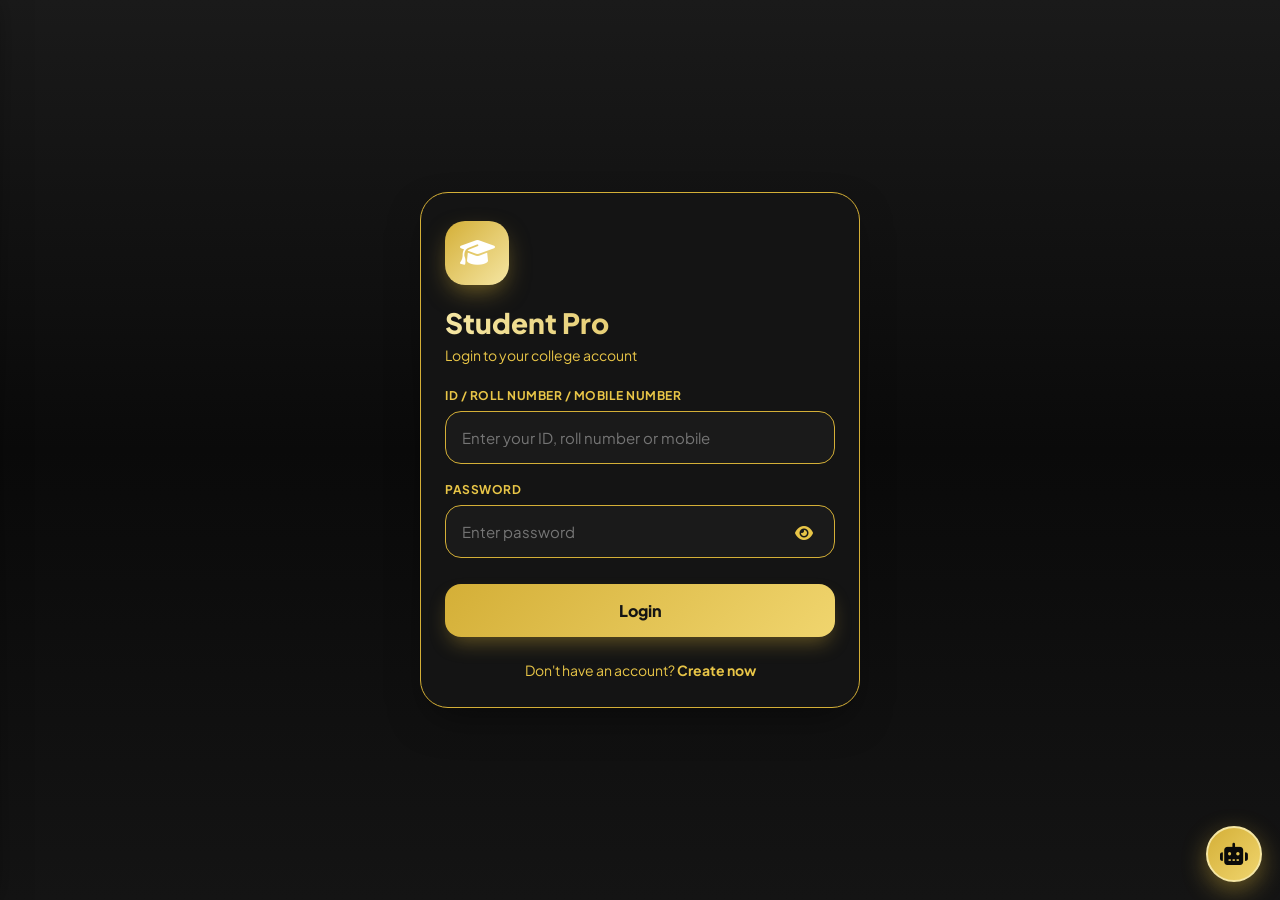
<file: index.html>
<!DOCTYPE html>
<html lang="en">
<head>
<meta charset="UTF-8">
<meta name="viewport" content="width=device-width,initial-scale=1.0">
<title>Student Pro</title>

<link href="https://fonts.googleapis.com/css2?family=Plus+Jakarta+Sans:wght@400;500;600;700;800&display=swap" rel="stylesheet">
<link rel="stylesheet" href="https://cdnjs.cloudflare.com/ajax/libs/font-awesome/6.5.2/css/all.min.css">

<link rel="stylesheet" href="styles.css">
</head>

<body>

<!-- CHATGPT SIDEBAR DRAWER -->
<div id="drawerOverlay" class="drawer-overlay" onclick="toggleSidebar()"></div>
<div id="sidebarDrawer" class="sidebar-drawer">
<div class="sidebar-header">
<div class="brand">Student <span>Pro</span></div>
<button class="close-btn" onclick="toggleSidebar()">X</button>
</div>
<div class="sidebar-menu">
<button class="sidebar-item" onclick="navigateSidebar('home')">
<i class="fa-solid fa-house"></i> Home Dashboard
</button>
<button id="sidebarStudentsBtn" class="sidebar-item hidden" onclick="navigateSidebar('students')">
<i class="fa-solid fa-user-graduate"></i> Students
</button>
<button id="sidebarMarksBtn" class="sidebar-item hidden" onclick="navigateSidebar('marks')">
<i class="fa-solid fa-chart-column"></i> Marks
</button>
<button id="sidebarAttendanceBtn" class="sidebar-item hidden" onclick="navigateSidebar('attendance')">
<i class="fa-solid fa-clipboard-check"></i> Attendance
</button>
<button id="sidebarAddBtn" class="sidebar-item hidden" onclick="navigateSidebar('add')">
<i class="fa-solid fa-plus"></i> Add
</button>
<button id="sidebarTimetableBtn" class="sidebar-item hidden" onclick="navigateSidebar('timetable')">
<i class="fa-solid fa-clock"></i> Time Table
</button>
<button id="sidebarNotifyBtn" class="sidebar-item hidden" onclick="navigateSidebar('notifications')">
<i class="fa-solid fa-bell"></i> Notifications
</button>
<button id="sidebarClassesBtn" class="sidebar-item hidden" onclick="navigateSidebar('classes')">
<i class="fa-solid fa-calendar-days"></i> Classes Schedule
</button>
<button class="sidebar-item" onclick="navigateSidebar('profile')">
<i class="fa-solid fa-user"></i> My Profile
</button>
<button class="sidebar-item" style="margin-top:auto; color:#fca5a5;" onclick="logout()">
<i class="fa-solid fa-right-from-bracket"></i> Logout
</button>
</div>
</div>

<!-- LOGIN -->
<div id="loginScreen" class="screen">
<div class="card">
<div class="logo">
<i class="fa-solid fa-graduation-cap"></i>
</div>
<h1>Student Pro</h1>
<p class="subtitle">Login to your college account</p>

<div id="loginMsg" class="msg error"></div>

<div class="input-group">
<label>ID / Roll Number / Mobile Number</label>
<input id="loginIdentity" placeholder="Enter your ID, roll number or mobile">
</div>

<div class="input-group">
<label>Password</label>
<div class="password-wrap">
<input id="loginPassword" type="password" placeholder="Enter password">
<button class="eye" onclick="togglePassword('loginPassword','loginEye')">
<i id="loginEye" class="fa-solid fa-eye"></i>
</button>
</div>
</div>

<button class="primary" onclick="login()">Login</button>

<div class="bottom">
Don't have an account? 
<button class="link-btn" onclick="showRole()">Create now</button>
</div>
</div>
</div>

<!-- ROLE SELECT -->
<div id="roleScreen" class="screen hidden">
<div class="card">
<button class="back" onclick="showLogin()">
<i class="fa-solid fa-arrow-left"></i> Back
</button>
<h1>Create Account</h1>
<p class="subtitle">Select one role to continue</p>

<div id="roleMsg" class="msg error"></div>

<div class="role-grid">
<div class="role" onclick="selectRole(this,'student')">
<i class="fa-solid fa-user-graduate"></i>
<strong>Student</strong>
</div>
<div class="role" onclick="selectRole(this,'lecturer')">
<i class="fa-solid fa-chalkboard-user"></i>
<strong>Lecturer</strong>
</div>
<div class="role" onclick="selectRole(this,'hod')">
<i class="fa-solid fa-user-tie"></i>
<strong>HOD</strong>
</div>
<div class="role" onclick="selectRole(this,'principal')">
<i class="fa-solid fa-building-columns"></i>
<strong>Principal</strong>
</div>
</div>

<button class="primary" onclick="submitRole()">Continue</button>
</div>
</div>

<!-- PRINCIPAL -->
<div id="principalScreen" class="screen hidden">
<div class="card">
<button class="back" onclick="showRole()">
<i class="fa-solid fa-arrow-left"></i> Back
</button>
<h1>Principal Registration</h1>
<p class="subtitle">Create your college administrator account</p>

<div id="principalMsg" class="msg error"></div>

<div class="input-group">
<label>College Name</label>
<input id="pCollege" placeholder="Enter college name">
</div>

<div class="input-group">
<label>Principal Name</label>
<input id="pName" placeholder="Enter principal name">
</div>

<div class="input-group">
<label>Mobile Number</label>
<input id="pMobile" maxlength="10" inputmode="numeric" placeholder="10 digit mobile number" oninput="digitsOnly(this)">
</div>

<div class="input-group">
<label>Create Password</label>
<div class="password-wrap">
<input id="pPassword" type="password">
<button class="eye" onclick="togglePassword('pPassword','pEye')">
<i id="pEye" class="fa-solid fa-eye"></i>
</button>
</div>
</div>

<div class="input-group">
<label>Confirm Password</label>
<div class="password-wrap">
<input id="pConfirm" type="password">
<button class="eye" onclick="togglePassword('pConfirm','pConfirmEye')">
<i id="pConfirmEye" class="fa-solid fa-eye"></i>
</button>
</div>
</div>

<button class="primary" onclick="createPrincipal()">Create Principal Account</button>
</div>
</div>

<!-- HOD CODE -->
<div id="hodCodeScreen" class="screen hidden">
<div class="card">
<button class="back" onclick="showRole()">
<i class="fa-solid fa-arrow-left"></i> Back
</button>
<h1>HOD Invite Code</h1>
<p class="subtitle">Enter the code provided by your Principal</p>

<div id="hodCodeMsg" class="msg error"></div>

<div class="input-group">
<label>Principal HOD Invite Code</label>
<input id="hodCode" placeholder="Enter HOD invite code">
</div>

<button class="primary" onclick="verifyHodCode()">Verify Code</button>
<p class="bottom">Don't have a code?<br>Please contact your Principal.</p>
</div>
</div>

<!-- HOD -->
<div id="hodScreen" class="screen hidden">
<div class="card">
<button class="back" onclick="showScreen('hodCodeScreen')">
<i class="fa-solid fa-arrow-left"></i> Back
</button>
<h1>HOD Registration</h1>
<p class="subtitle">Complete your department details</p>

<div id="hodMsg" class="msg error"></div>

<div class="input-group">
<label>College Name</label>
<input id="hCollege" readonly>
</div>

<div class="input-group">
<label>Principal Name</label>
<input id="hPrincipal" readonly>
</div>

<div class="input-group">
<label>HOD Name</label>
<input id="hName" placeholder="Enter HOD name">
</div>

<div class="input-group">
<label>Department / Group Name</label>
<input id="hDepartment" placeholder="Example: CSE">
</div>

<div class="input-group">
<label>Mobile Number</label>
<input id="hMobile" maxlength="10" inputmode="numeric" placeholder="10 digit mobile number" oninput="digitsOnly(this)">
</div>

<div class="input-group">
<label>Create Password</label>
<div class="password-wrap">
<input id="hPassword" type="password">
<button class="eye" onclick="togglePassword('hPassword','hEye')">
<i id="hEye" class="fa-solid fa-eye"></i>
</button>
</div>
</div>

<div class="input-group">
<label>Confirm Password</label>
<div class="password-wrap">
<input id="hConfirm" type="password">
<button class="eye" onclick="togglePassword('hConfirm','hConfirmEye')">
<i id="hConfirmEye" class="fa-solid fa-eye"></i>
</button>
</div>
</div>

<button class="primary" onclick="createHod()">Create HOD Account</button>
</div>
</div>

<!-- STUDENT CODE -->
<div id="studentCodeScreen" class="screen hidden">
<div class="card">
<button class="back" onclick="showRole()">
<i class="fa-solid fa-arrow-left"></i> Back
</button>
<h1>Student Invite Code</h1>
<p class="subtitle">Enter the code provided by your HOD</p>

<div id="studentCodeMsg" class="msg error"></div>

<div class="input-group">
<label>Student Invite Code</label>
<input id="studentCode" placeholder="Enter student code">
</div>

<button class="primary" onclick="verifyStudentCode()">Verify Code</button>
</div>
</div>

<!-- STUDENT -->
<div id="studentScreen" class="screen hidden">
<div class="card">
<button class="back" onclick="showScreen('studentCodeScreen')">
<i class="fa-solid fa-arrow-left"></i> Back
</button>
<h1>Student Registration</h1>
<p class="subtitle">Create your student account</p>

<div id="studentMsg" class="msg error"></div>

<div class="input-group">
<label>College Name</label>
<input id="sCollege" readonly>
</div>

<div class="input-group">
<label>Principal Name</label>
<input id="sPrincipal" readonly>
</div>

<div class="input-group">
<label>Department / Group</label>
<input id="sDepartment" readonly>
</div>

<div class="input-group">
<label>HOD Name</label>
<input id="sHod" readonly>
</div>

<div class="input-group">
<label>Student Name</label>
<input id="sName" placeholder="Enter student name">
</div>

<div class="input-group">
<label>Roll Number</label>
<input id="sRoll" placeholder="Enter roll number">
</div>

<div class="input-group">
<label>Year</label>
<select id="sYear">
<option value="">Select Year</option>
<option value="1">1st Year</option>
<option value="2">2nd Year</option>
<option value="3">3rd Year</option>
<option value="4">4th Year</option>
</select>
</div>

<div class="input-group">
<label>Mobile Number</label>
<input id="sMobile" maxlength="10" inputmode="numeric" placeholder="10 digit mobile number" oninput="digitsOnly(this)">
</div>

<div class="input-group">
<label>Parent Name</label>
<input id="sParent" placeholder="Enter parent name">
</div>

<div class="input-group">
<label>Parent Mobile</label>
<input id="sParentMobile" maxlength="10" inputmode="numeric" placeholder="10 digit parent mobile" oninput="digitsOnly(this)">
</div>

<div class="input-group">
<label>Create Password</label>
<div class="password-wrap">
<input id="sPassword" type="password">
<button class="eye" onclick="togglePassword('sPassword','sEye')">
<i id="sEye" class="fa-solid fa-eye"></i>
</button>
</div>
</div>

<div class="input-group">
<label>Confirm Password</label>
<div class="password-wrap">
<input id="sConfirm" type="password">
<button class="eye" onclick="togglePassword('sConfirm','sConfirmEye')">
<i id="sConfirmEye" class="fa-solid fa-eye"></i>
</button>
</div>
</div>

<button class="primary" onclick="createStudent()">Create Student Account</button>
</div>
</div>

<!-- LECTURER CODE -->
<div id="lecturerCodeScreen" class="screen hidden">
<div class="card">
<button class="back" onclick="showRole()">
<i class="fa-solid fa-arrow-left"></i> Back
</button>
<h1>Lecturer Invite Code</h1>
<p class="subtitle">Enter the code provided by your HOD</p>

<div id="lecturerCodeMsg" class="msg error"></div>

<div class="input-group">
<label>Lecturer / Teacher Invite Code</label>
<input id="lecturerCode" placeholder="Enter lecturer code">
</div>

<button class="primary" onclick="verifyLecturerCode()">Verify Code</button>
<p class="bottom">Don't have a code?<br>Please contact your HOD.</p>
</div>
</div>

<!-- LECTURER -->
<div id="lecturerScreen" class="screen hidden">
<div class="card">
<button class="back" onclick="showScreen('lecturerCodeScreen')">
<i class="fa-solid fa-arrow-left"></i> Back
</button>
<h1>Lecturer Registration</h1>
<p class="subtitle">Create your lecturer account</p>

<div id="lecturerMsg" class="msg error"></div>

<div class="input-group">
<label>College Name</label>
<input id="lCollege" readonly>
</div>

<div class="input-group">
<label>Principal Name</label>
<input id="lPrincipal" readonly>
</div>

<div class="input-group">
<label>HOD Name</label>
<input id="lHod" readonly>
</div>

<div class="input-group">
<label>Department / Group</label>
<input id="lDepartment" readonly>
</div>

<div class="input-group">
<label>Lecturer Name</label>
<input id="lName" placeholder="Enter lecturer name">
</div>

<div class="input-group">
<label>Mobile Number</label>
<input id="lMobile" maxlength="10" inputmode="numeric" placeholder="10 digit mobile number" oninput="digitsOnly(this)">
</div>

<label>Subjects</label>
<div id="subjectsContainer"></div>

<div class="input-group">
<label>Create Password</label>
<div class="password-wrap">
<input id="lPassword" type="password">
<button class="eye" onclick="togglePassword('lPassword','lEye')">
<i id="lEye" class="fa-solid fa-eye"></i>
</button>
</div>
</div>

<div class="input-group">
<label>Confirm Password</label>
<div class="password-wrap">
<input id="lConfirm" type="password">
<button class="eye" onclick="togglePassword('lConfirm','lConfirmEye')">
<i id="lConfirmEye" class="fa-solid fa-eye"></i>
</button>
</div>
</div>

<button class="primary" onclick="createLecturer()">Create Lecturer Account</button>
</div>
</div>

<!-- SUCCESS -->
<div id="successScreen" class="screen hidden">
<div class="card" style="text-align:center">
<div class="logo" style="margin:auto auto 20px">
<i class="fa-solid fa-check"></i>
</div>
<h1>Account Created!</h1>
<p id="successText" class="subtitle"></p>
<button class="primary" onclick="showLogin()">Go to Login</button>
</div>
</div>

<!-- DASHBOARD -->
<div id="dashboard" class="dashboard hidden">
<div class="nav">
<div class="brand">
<button class="chatgpt-sidebar-toggle" onclick="toggleSidebar()">
<i class="fa-solid fa-bars-staggered"></i>
</button>
Student <span>Pro</span>
</div>

<div class="nav-actions">
<button id="homeNavBtn" class="nav-btn hidden" onclick="showMainDashboardView()">
<i class="fa-solid fa-house"></i> Home
</button>

<button id="studentsNavButton" class="nav-btn hidden" onclick="openPrincipalStudentsSearch()" style="display:none !important">
<i class="fa-solid fa-user-graduate"></i> Students
</button>

<button id="classesNavButton" class="nav-btn hidden" onclick="showClasses()">
<i class="fa-solid fa-calendar-days"></i> Classes
</button>

<button class="nav-btn" onclick="logout()" title="Logout">
<i class="fa-solid fa-right-from-bracket"></i>
</button>
</div>
</div>

<div class="content">
<div id="mainDashboard">
<div class="welcome">
<h2 id="dashTitle"></h2>
<p id="dashSubtitle"></p>
</div>

<!-- PRINCIPAL DASHBOARD -->
<div id="principalDash">
<div class="stats">
<div class="stat" onclick="openPrincipalGroupsPage()" style="cursor:pointer">
<small>Groups</small>
<h2 id="groupCount">0</h2>
</div>
<div class="stat" onclick="openPrincipalHodsPage()" style="cursor:pointer">
<small>HODs</small>
<h2 id="hodCount">0</h2>
</div>
<div class="stat">
<small>Students</small>
<h2 id="studentCount">0</h2>
</div>
</div>

<div class="section">
<div class="section-title"><h3>Year-wise Analysis</h3></div>
<div id="principalYearsGrid" class="principal-box-grid"></div>
</div>

<div class="section">
<div class="section-title">
<h3>HOD Invite Code</h3>
</div>
<div class="code-card">
<strong>HOD Invite Code</strong>
<div class="code" id="principalHodCode"></div>
<small style="color:#94a3b8">Give this code to your HOD</small>
</div>
</div>
</div>

<!-- PRINCIPAL DRILL-DOWN PAGES -->
<div id="principalYearGroupsPage" class="hidden">
<button class="back" onclick="closePrincipalDrillDown()"><i class="fa-solid fa-arrow-left"></i> Back to Dashboard</button>
<div class="section">
<div class="section-title"><h3 id="principalYearGroupsTitle">Year – Groups</h3></div>
<div id="principalYearGroupsList"></div>
</div>
</div>

<div id="principalGroupsPage" class="hidden">
<button class="back" onclick="closePrincipalDrillDown()"><i class="fa-solid fa-arrow-left"></i> Back to Dashboard</button>
<div class="section">
<div class="section-title"><h3>All Groups</h3></div>
<div id="principalGroupsList"></div>
</div>
</div>

<div id="principalHodsPage" class="hidden">
<button class="back" onclick="closePrincipalDrillDown()"><i class="fa-solid fa-arrow-left"></i> Back to Dashboard</button>
<div class="section">
<div class="section-title"><h3>All HODs</h3></div>
<div id="principalHodsList"></div>
</div>
</div>

<div id="principalGroupSubjectsPage" class="hidden">
<button class="back" onclick="openPrincipalGroupsPage()"><i class="fa-solid fa-arrow-left"></i> Back to Groups</button>
<div class="section">
<div class="section-title"><h3 id="principalGroupSubjectsTitle">Group Subjects</h3></div>
<div id="principalGroupSubjectsList"></div>
</div>
</div>

<div id="principalSubjectCatsPage" class="hidden">
<button class="back" onclick="openPrincipalGroupSubjectsPage(principalDrillState.hodId)"><i class="fa-solid fa-arrow-left"></i> Back to Subjects</button>
<div class="section">
<div class="section-title"><h3 id="principalSubjectCatsTitle">Attendance Categories</h3></div>
<div class="attendance-boxes">
<div class="att-box high" onclick="openPrincipalCategoryYears('high')">
<h3 id="principalCatHigh">0</h3>
<span>Above 75%</span>
</div>
<div class="att-box mid" onclick="openPrincipalCategoryYears('mid')">
<h3 id="principalCatMid">0</h3>
<span>50% – 74%</span>
</div>
<div class="att-box low" onclick="openPrincipalCategoryYears('low')">
<h3 id="principalCatLow">0</h3>
<span>Below 49%</span>
</div>
</div>
</div>
</div>

<div id="principalCategoryYearsPage" class="hidden">
<button class="back" onclick="openPrincipalSubjectCatsPage(principalDrillState.hodId, principalDrillState.subjectName)"><i class="fa-solid fa-arrow-left"></i> Back to Categories</button>
<div class="section">
<div class="section-title"><h3 id="principalCategoryYearsTitle">Select Year</h3></div>
<div id="principalCategoryYearsList" class="principal-box-grid"></div>
</div>
</div>

<div id="principalCategoryStudentsPage" class="hidden">
<button class="back" onclick="openPrincipalCategoryYears(principalDrillState.category)"><i class="fa-solid fa-arrow-left"></i> Back to Years</button>
<div class="section">
<div class="section-title"><h3 id="principalCategoryStudentsTitle">Students</h3></div>
<div id="principalCategoryStudentsList"></div>
</div>
</div>

<div id="principalStudentHistoryPage" class="hidden">
<button class="back" onclick="openPrincipalCategoryStudents(principalDrillState.category, principalDrillState.year)"><i class="fa-solid fa-arrow-left"></i> Back to Students</button>
<div class="section">
<div class="section-title"><h3 id="principalStudentHistoryTitle">Attendance History</h3></div>
<div id="principalStudentHistoryList"></div>
</div>
</div>

<div id="principalStudentsSearchPage" class="hidden">
<button class="back" onclick="closePrincipalDrillDown()"><i class="fa-solid fa-arrow-left"></i> Back to Dashboard</button>
<div class="section">
<div class="section-title"><h3>Search Student</h3></div>
<p style="color:#94a3b8; font-size:13px; margin-bottom:16px;">Enter Roll Number or Mobile Number to view full student account details.</p>
<div class="input-group">
<label>Roll Number / Mobile Number</label>
<input id="principalStudentSearchInput" placeholder="Enter roll number or mobile">
</div>
<button class="primary" onclick="searchPrincipalStudent()" style="margin-top:8px;">
<i class="fa-solid fa-magnifying-glass"></i> Search Student
</button>
<div id="principalStudentSearchMsg" class="msg error" style="margin-top:12px;"></div>
</div>
<div id="principalStudentSearchResult" class="section hidden" style="margin-top:16px;">
<div class="section-title"><h3>Student Account Details</h3></div>
<div id="principalStudentSearchDetails"></div>
</div>
</div>

<!-- HOD DASHBOARD -->
<div id="hodDash" class="hidden">
<div class="section" style="margin-bottom:16px;">
<div class="section-title"><h3 id="hodDepartmentTitle">Department</h3></div>
</div>
<div class="section">
<div class="section-title"><h3>Year Groups</h3></div>
<p style="color:#94a3b8;font-size:13px;margin-bottom:12px;">Student year tag based – click year → subjects</p>
<div id="hodYearsGrid" class="principal-box-grid"></div>
</div>
<div class="section">
<div class="section-title"><h3>Invite Codes</h3></div>
<div class="invite-grid">
<div class="code-card">
<strong>Student Invite Code</strong>
<div class="code" id="hodStudentCode"></div>
<small style="color:#94a3b8">Give this code to students</small>
</div>
<div class="code-card">
<strong>Lecturer Invite Code</strong>
<div class="code" id="hodLecturerCode"></div>
<small style="color:#94a3b8">Give this code to lecturers</small>
</div>
</div>
</div>
</div>

<!-- HOD DRILL-DOWN PAGES -->
<div id="hodYearSubjectsPage" class="hidden">
<button class="back" onclick="closeHodDrillDown()"><i class="fa-solid fa-arrow-left"></i> Back to Dashboard</button>
<div class="section">
<div class="section-title"><h3 id="hodYearSubjectsTitle">Subjects</h3></div>
<div id="hodYearSubjectsList" class="principal-box-grid"></div>
</div>
</div>

<div id="hodSubjectCatsPage" class="hidden">
<button class="back" onclick="openHodYearSubjects(hodDrillState.year)"><i class="fa-solid fa-arrow-left"></i> Back to Subjects</button>
<div class="section">
<div class="section-title"><h3 id="hodSubjectCatsTitle">Attendance Categories</h3></div>
<div class="attendance-boxes">
<div class="att-box high" onclick="openHodCategoryStudents('high')"><h3 id="hodCatHigh">0</h3><span>Above 75%</span></div>
<div class="att-box mid" onclick="openHodCategoryStudents('mid')"><h3 id="hodCatMid">0</h3><span>50% – 74%</span></div>
<div class="att-box low" onclick="openHodCategoryStudents('low')"><h3 id="hodCatLow">0</h3><span>Below 49%</span></div>
</div>
</div>
</div>

<div id="hodCategoryYearsPage" class="hidden">
<button class="back" onclick="openHodSubjectCatsPage(hodDrillState.subjectName)"><i class="fa-solid fa-arrow-left"></i> Back to Categories</button>
<div class="section">
<div class="section-title"><h3 id="hodCategoryYearsTitle">Select Year</h3></div>
<div id="hodCategoryYearsList" class="principal-box-grid"></div>
</div>
</div>

<div id="hodCategoryStudentsPage" class="hidden">
<button class="back" onclick="openHodSubjectCatsPage(hodDrillState.subjectName)"><i class="fa-solid fa-arrow-left"></i> Back to Categories</button>
<div class="section">
<div class="section-title"><h3 id="hodCategoryStudentsTitle">Students</h3></div>
<div id="hodCategoryStudentsList"></div>
</div>
</div>

<div id="hodStudentHistoryPage" class="hidden">
<button class="back" onclick="openHodCategoryStudents(hodDrillState.category, hodDrillState.year)"><i class="fa-solid fa-arrow-left"></i> Back to Students</button>
<div class="section">
<div class="section-title"><h3 id="hodStudentHistoryTitle">Attendance History</h3></div>
<div id="hodStudentHistoryList"></div>
</div>
</div>

<div id="hodStudentsSearchPage" class="hidden">
<button class="back" onclick="closeHodDrillDown()"><i class="fa-solid fa-arrow-left"></i> Back to Dashboard</button>
<div class="section">
<div class="section-title"><h3>Search Student</h3></div>
<p style="color:#94a3b8; font-size:13px; margin-bottom:16px;">Enter Roll Number or Mobile Number (your department only).</p>
<div class="input-group">
<label>Roll Number / Mobile Number</label>
<input id="hodStudentSearchInput" placeholder="Enter roll number or mobile">
</div>
<button class="primary" onclick="searchHodStudent()" style="margin-top:8px;"><i class="fa-solid fa-magnifying-glass"></i> Search Student</button>
<div id="hodStudentSearchMsg" class="msg error" style="margin-top:12px;"></div>
</div>
<div id="hodStudentSearchResult" class="section hidden" style="margin-top:16px;">
<div class="section-title"><h3>Student Account Details</h3></div>
<div id="hodStudentSearchDetails"></div>
</div>
</div>

<div id="hodTimetablePage" class="hidden">
<button class="back" onclick="closeHodDrillDown()"><i class="fa-solid fa-arrow-left"></i> Back to Dashboard</button>
<div class="section">
<div class="section-title"><h3>Department Time Table</h3></div>
<div class="filter-bar" style="display:flex; flex-wrap:wrap; gap:8px; margin-bottom:16px;" id="hodDayFilters">
<button class="filter-btn active" onclick="renderHodTimetable('Monday', this)">Monday</button>
<button class="filter-btn" onclick="renderHodTimetable('Tuesday', this)">Tuesday</button>
<button class="filter-btn" onclick="renderHodTimetable('Wednesday', this)">Wednesday</button>
<button class="filter-btn" onclick="renderHodTimetable('Thursday', this)">Thursday</button>
<button class="filter-btn" onclick="renderHodTimetable('Friday', this)">Friday</button>
<button class="filter-btn" onclick="renderHodTimetable('Saturday', this)">Saturday</button>
<button class="filter-btn" onclick="renderHodTimetable('Sunday', this)">Sunday</button>
</div>
<div id="hodTimetableList"></div>
</div>
</div>

<div id="hodNotificationsPage" class="hidden">
<button class="back" onclick="closeHodDrillDown()"><i class="fa-solid fa-arrow-left"></i> Back to Dashboard</button>
<div class="section">
<div class="section-title"><h3>Notifications</h3></div>
<div class="today-empty">No new notifications.</div>
</div>
</div>

<!-- STUDENT DASHBOARD -->
<div id="studentDash" class="hidden">
<div class="section" style="margin-bottom:16px;">
<div class="section-title"><h3 id="stuHomeName">Student</h3></div>
<p style="color:#94a3b8" id="stuHomeDept">—</p>
</div>
<div class="stats">
<div class="stat" style="cursor:default"><small>Total Working Days</small><h2 id="stuWorkDays">0</h2></div>
<div class="stat" style="cursor:default"><small>Present Days</small><h2 id="stuPresentDays">0</h2></div>
<div class="stat" style="cursor:default"><small>Percentage</small><h2 id="stuPercentage">0%</h2></div>
</div>
<div class="section">
<div class="section-title"><h3>Subject-wise Percentage</h3></div>
<div id="stuSubjectsGrid" class="principal-box-grid"></div>
</div>
</div>

<div id="stuSubjectHistoryPage" class="hidden">
<button class="back" onclick="closeStuPages()"><i class="fa-solid fa-arrow-left"></i> Back to Home</button>
<div class="section">
<div class="section-title"><h3 id="stuSubjectHistoryTitle">Subject History</h3></div>
<div id="stuSubjectHistoryList"></div>
</div>
</div>

<div id="stuMarksPage" class="hidden">
<button class="back" onclick="closeStuPages()"><i class="fa-solid fa-arrow-left"></i> Back to Home</button>
<div class="section">
<div class="section-title"><h3>Marks – Subjects</h3></div>
<div id="stuMarksSubjectsList" class="principal-box-grid"></div>
</div>
</div>

<div id="stuMarksDetailPage" class="hidden">
<button class="back" onclick="openStuMarksPage()"><i class="fa-solid fa-arrow-left"></i> Back to Marks</button>
<div class="section">
<div class="section-title"><h3 id="stuMarksDetailTitle">Marks</h3></div>
<div id="stuMarksDetailList"></div>
</div>
</div>

<div id="stuAttendancePage" class="hidden">
<button class="back" onclick="closeStuPages()"><i class="fa-solid fa-arrow-left"></i> Back to Home</button>
<div class="section">
<div class="section-title"><h3>Live Attendance Sessions</h3></div>
<p style="color:#94a3b8;font-size:13px;margin-bottom:12px;">Only active sessions for your department. One present per session.</p>
<div id="stuLiveSessions" class="principal-box-grid"></div>
<div id="stuAttMsg" class="msg error" style="margin-top:12px;"></div>
</div>
</div>

<div id="stuSessionSubmitPage" class="hidden">
<button class="back" onclick="openStuAttendancePage()"><i class="fa-solid fa-arrow-left"></i> Back</button>
<div class="section">
<div class="section-title"><h3>Mark Present</h3></div>
<div id="stuSessionInfo"></div>
<button class="primary" style="margin-top:16px;" onclick="submitStuAttendance()">Submit Present</button>
<div id="stuSessionMsg" class="msg error" style="margin-top:12px;"></div>
</div>
</div>

<div id="stuTimetablePage" class="hidden">
<button class="back" onclick="closeStuPages()"><i class="fa-solid fa-arrow-left"></i> Back to Home</button>
<div class="section">
<div class="section-title"><h3>Time Table</h3></div>
<div class="filter-bar" style="display:flex;flex-wrap:wrap;gap:8px;margin-bottom:16px;" id="stuDayFilters">
<button class="filter-btn active" onclick="renderStuTimetable('Monday', this)">Monday</button>
<button class="filter-btn" onclick="renderStuTimetable('Tuesday', this)">Tuesday</button>
<button class="filter-btn" onclick="renderStuTimetable('Wednesday', this)">Wednesday</button>
<button class="filter-btn" onclick="renderStuTimetable('Thursday', this)">Thursday</button>
<button class="filter-btn" onclick="renderStuTimetable('Friday', this)">Friday</button>
<button class="filter-btn" onclick="renderStuTimetable('Saturday', this)">Saturday</button>
</div>
<div id="stuTimetableList"></div>
</div>
</div>

<div id="stuNotificationsPage" class="hidden">
<button class="back" onclick="closeStuPages()"><i class="fa-solid fa-arrow-left"></i> Back to Home</button>
<div class="section"><div class="section-title"><h3>Notifications</h3></div><div class="today-empty">No new notifications.</div></div>
</div>

<!-- LECTURER DASHBOARD -->
<div id="lecturerDash" class="hidden">
<div class="stats">
<div class="stat" onclick="openLecGroupsPage()" style="cursor:pointer">
<small>Groups</small>
<h2 id="lecHomeGroupCount">0</h2>
</div>
<div class="stat" onclick="openLecMarksHome()" style="cursor:pointer">
<small>Marks</small>
<h2 id="lecHomeMarksLabel">Open</h2>
</div>
</div>
<div class="section">
<div class="section-title"><h3>Department</h3></div>
<p style="color:#94a3b8" id="lecHomeDeptLine">—</p>
</div>
</div>

<!-- LECTURER DRILL PAGES -->
<div id="lecGroupsPage" class="hidden">
<button class="back" onclick="closeLecDrillDown()"><i class="fa-solid fa-arrow-left"></i> Back to Dashboard</button>
<div class="section"><div class="section-title"><h3>Your Groups</h3></div><div id="lecGroupsList"></div></div>
</div>

<div id="lecGroupSubjectsPage" class="hidden">
<button class="back" onclick="openLecGroupsPage()"><i class="fa-solid fa-arrow-left"></i> Back to Groups</button>
<div class="section"><div class="section-title"><h3 id="lecGroupSubjectsTitle">Subjects</h3></div><div id="lecGroupSubjectsList"></div></div>
</div>

<div id="lecSubjectCatsPage" class="hidden">
<button class="back" onclick="openLecGroupSubjectsPage()"><i class="fa-solid fa-arrow-left"></i> Back to Subjects</button>
<div class="section">
<div class="section-title"><h3 id="lecSubjectCatsTitle">Attendance Categories</h3></div>
<div class="attendance-boxes">
<div class="att-box high" onclick="openLecCategoryYears('high')"><h3 id="lecCatHigh">0</h3><span>Above 75%</span></div>
<div class="att-box mid" onclick="openLecCategoryYears('mid')"><h3 id="lecCatMid">0</h3><span>50% – 74%</span></div>
<div class="att-box low" onclick="openLecCategoryYears('low')"><h3 id="lecCatLow">0</h3><span>Below 49%</span></div>
</div>
</div>
</div>

<div id="lecCategoryYearsPage" class="hidden">
<button class="back" onclick="openLecSubjectCatsPage(lecDrillState.subjectName)"><i class="fa-solid fa-arrow-left"></i> Back to Categories</button>
<div class="section">
<div class="section-title"><h3 id="lecCategoryYearsTitle">Select Year</h3></div>
<div id="lecCategoryYearsList" class="principal-box-grid"></div>
</div>
</div>

<div id="lecCategoryStudentsPage" class="hidden">
<button class="back" onclick="openLecCategoryYears(lecDrillState.category)"><i class="fa-solid fa-arrow-left"></i> Back to Years</button>
<div class="section"><div class="section-title"><h3 id="lecCategoryStudentsTitle">Students</h3></div><div id="lecCategoryStudentsList"></div></div>
</div>

<div id="lecStudentHistoryPage" class="hidden">
<button class="back" onclick="openLecCategoryStudents(lecDrillState.category, lecDrillState.year)"><i class="fa-solid fa-arrow-left"></i> Back to Students</button>
<div class="section"><div class="section-title"><h3 id="lecStudentHistoryTitle">Attendance History</h3></div><div id="lecStudentHistoryList"></div></div>
</div>

<div id="lecMarksGroupsPage" class="hidden">
<button class="back" onclick="closeLecDrillDown()"><i class="fa-solid fa-arrow-left"></i> Back to Dashboard</button>
<div class="section"><div class="section-title"><h3>Marks – Select Group</h3></div><div id="lecMarksGroupsList"></div></div>
</div>

<div id="lecMarksSubjectsPage" class="hidden">
<button class="back" onclick="openLecMarksHome()"><i class="fa-solid fa-arrow-left"></i> Back to Groups</button>
<div class="section"><div class="section-title"><h3 id="lecMarksSubjectsTitle">Marks – Subjects</h3></div><div id="lecMarksSubjectsList"></div></div>
</div>

<div id="lecMarksCatsPage" class="hidden">
<button class="back" onclick="openLecMarksSubjectsPage()"><i class="fa-solid fa-arrow-left"></i> Back to Subjects</button>
<div class="section">
<div class="section-title"><h3 id="lecMarksCatsTitle">Marks Categories</h3></div>
<div class="attendance-boxes">
<div class="att-box high" onclick="openLecMarksStudents('high')"><h3 id="lecMarksCatHigh">0</h3><span>80%+</span></div>
<div class="att-box mid" onclick="openLecMarksStudents('mid')"><h3 id="lecMarksCatMid">0</h3><span>41% – 74%</span></div>
<div class="att-box low" onclick="openLecMarksStudents('low')"><h3 id="lecMarksCatLow">0</h3><span>Below 40%</span></div>
</div>
</div>
</div>

<div id="lecMarksStudentsPage" class="hidden">
<button class="back" onclick="openLecMarksCatsPage(lecDrillState.subjectName)"><i class="fa-solid fa-arrow-left"></i> Back to Categories</button>
<div class="section"><div class="section-title"><h3 id="lecMarksStudentsTitle">Students Marks</h3></div><div id="lecMarksStudentsList"></div></div>
</div>

<div id="lecAttendancePage" class="hidden">
<button class="back" onclick="closeLecDrillDown()"><i class="fa-solid fa-arrow-left"></i> Back to Dashboard</button>
<div class="section">
<div class="section-title"><h3>Today's Session Boxes</h3></div>
<p style="color:#94a3b8;font-size:13px;margin-bottom:12px;">Based on your subject timings for today.</p>
<div id="lecSessionBoxes" class="principal-box-grid"></div>
</div>
<div class="section">
<button class="primary" onclick="openLecManualAttendance()"><i class="fa-solid fa-clipboard-user"></i> Manual Attendance</button>
</div>
</div>

<div id="lecSessionStartPage" class="hidden">
<button class="back" onclick="openLecAttendancePage()"><i class="fa-solid fa-arrow-left"></i> Back to Attendance</button>
<div class="section">
<div class="section-title"><h3 id="lecSessionStartTitle">Start Session</h3></div>
<div id="lecSessionMsg" class="msg error"></div>
<div class="input-group"><label>Allowed Radius (meters)</label><input id="lecSessionRadius" type="number" value="50" min="10"></div>
<div class="input-group"><label>Window Start</label><input id="lecSessionWinStart" type="time"></div>
<div class="input-group"><label>Window End</label><input id="lecSessionWinEnd" type="time"></div>
<button class="primary" onclick="startLecAttendanceSession()">Start Attendance Session</button>
</div>
<div id="lecActiveSessionPanel" class="section hidden">
<div class="section-title"><h3>Active Session</h3></div>
<p id="lecActiveSessionInfo" style="color:#94a3b8;margin-bottom:12px;"></p>
<button class="primary" style="background:linear-gradient(135deg,#ef4444,#b91c1c);" onclick="closeLecAttendanceSession()">Close Session</button>
</div>
</div>

<div id="lecManualAttendancePage" class="hidden">
<button class="back" onclick="openLecAttendancePage()"><i class="fa-solid fa-arrow-left"></i> Back to Attendance</button>
<div class="section">
<div class="section-title"><h3>Manual Attendance</h3></div>
<div id="lecManAttMsg" class="msg error"></div>
<div class="input-group"><label>Group / Department</label><select id="lecManGroup" onchange="fillLecManualSubjects()"></select></div>
<div class="input-group"><label>Roll Number</label><input id="lecManRoll" placeholder="Enter roll number"></div>
<div class="input-group"><label>Subject</label><select id="lecManSubject"></select></div>
<div class="input-group"><label>Status</label><select id="lecManStatus"><option value="Present">Present</option><option value="Absent">Absent</option></select></div>
<button class="primary" onclick="submitLecManualAttendance()">Save Attendance</button>
</div>
</div>

<div id="lecAddMarksPage" class="hidden">
<button class="back" onclick="closeLecDrillDown()"><i class="fa-solid fa-arrow-left"></i> Back to Dashboard</button>
<div class="section">
<div class="section-title"><h3>Add Marks</h3></div>
<div id="lecAddMarksMsg" class="msg error"></div>
<div class="input-group"><label>Group / Department</label><select id="lecAddMarksDept" onchange="fillLecAddMarksSubjects()"></select></div>
<div class="input-group"><label>Subject</label><select id="lecAddMarksSubject"></select></div>
<div class="input-group"><label>Exam Type</label><input id="lecAddMarksExam" placeholder="e.g. Internal 1"></div>
<div class="input-group"><label>Maximum Marks</label><input id="lecAddMarksMax" type="number" value="40" min="1"></div>
<button class="primary" onclick="loadLecMarksEntryRows()">Load Students</button>
</div>
<div id="lecMarksEntrySection" class="section hidden">
<div class="section-title"><h3>Enter Marks</h3></div>
<div id="lecMarksEntryList"></div>
<button class="primary" style="margin-top:12px;" onclick="saveLecMarksEntry()">Submit Marks</button>
</div>
</div>

<div id="lecAddSubjectPage" class="hidden">
<button class="back" onclick="closeLecDrillDown()"><i class="fa-solid fa-arrow-left"></i> Back to Dashboard</button>
<div class="section">
<div class="section-title"><h3>Add Subject / Class</h3></div>
<div id="lecAddSubMsg" class="msg error"></div>
<div id="lecAddCodeStep">
<div class="input-group"><label>HOD Lecturer Invite Code</label><input id="lecAddSubCode" placeholder="Enter HOD lecturer invite code"></div>
<button class="primary" onclick="verifyLecAddCode()">Verify Code</button>
</div>
<div id="lecAddFormStep" class="hidden">
<div class="input-group"><label>Your Name</label><input id="lecAddSubName" readonly></div>
<div class="input-group"><label>Mobile</label><input id="lecAddSubMobile" readonly></div>
<div class="input-group"><label>Department (auto)</label><input id="lecAddSubDept" readonly></div>
<div class="input-group"><label>HOD Name (auto)</label><input id="lecAddSubHodName" readonly></div>
<div class="input-group"><label>Subject Name</label><input id="lecAddSubNameField" placeholder="Enter subject name"></div>
<div class="input-group"><label>Year</label>
<select id="lecAddSubYear">
<option value="">Select Year</option>
<option value="1">1st Year</option>
<option value="2">2nd Year</option>
<option value="3">3rd Year</option>
<option value="4">4th Year</option>
</select>
</div>
<div class="input-group"><label>From Time</label><input id="lecAddSubStart" type="time"></div>
<div class="input-group"><label>To Time</label><input id="lecAddSubEnd" type="time"></div>
<div class="input-group">
<label>Select Days</label>
<div class="days" id="lecAddSubDays" style="display:flex;flex-wrap:wrap;gap:8px;margin-top:8px;">
<label class="day" onclick="toggleLecDayChip(event, this)"><input type="checkbox" value="Monday"> Monday</label>
<label class="day" onclick="toggleLecDayChip(event, this)"><input type="checkbox" value="Tuesday"> Tuesday</label>
<label class="day" onclick="toggleLecDayChip(event, this)"><input type="checkbox" value="Wednesday"> Wednesday</label>
<label class="day" onclick="toggleLecDayChip(event, this)"><input type="checkbox" value="Thursday"> Thursday</label>
<label class="day" onclick="toggleLecDayChip(event, this)"><input type="checkbox" value="Friday"> Friday</label>
<label class="day" onclick="toggleLecDayChip(event, this)"><input type="checkbox" value="Saturday"> Saturday</label>
</div>
</div>
<button class="primary" onclick="submitLecAddSubject()">Submit Subject</button>
<p style="color:#94a3b8;font-size:12px;margin-top:12px;">Old groups remain. New subject is added under verified HOD department.</p>
</div>
</div>
</div>

<div id="lecNotificationsPage" class="hidden">
<button class="back" onclick="closeLecDrillDown()"><i class="fa-solid fa-arrow-left"></i> Back to Dashboard</button>
<div class="section"><div class="section-title"><h3>Notifications</h3></div><div class="today-empty">No new notifications.</div></div>
</div>

<div id="lecTimetablePage" class="hidden">
<button class="back" onclick="closeLecDrillDown()"><i class="fa-solid fa-arrow-left"></i> Back to Dashboard</button>
<div class="section">
<div class="section-title"><h3>Time Table</h3></div>
<div class="filter-bar" style="display:flex; flex-wrap:wrap; gap:8px; margin-bottom:16px;" id="lecDayFilters">
<button class="filter-btn active" onclick="renderLecTimetable('Monday', this)">Monday</button>
<button class="filter-btn" onclick="renderLecTimetable('Tuesday', this)">Tuesday</button>
<button class="filter-btn" onclick="renderLecTimetable('Wednesday', this)">Wednesday</button>
<button class="filter-btn" onclick="renderLecTimetable('Thursday', this)">Thursday</button>
<button class="filter-btn" onclick="renderLecTimetable('Friday', this)">Friday</button>
<button class="filter-btn" onclick="renderLecTimetable('Saturday', this)">Saturday</button>
<button class="filter-btn" onclick="renderLecTimetable('Sunday', this)">Sunday</button>
</div>
<div id="lecTimetableList"></div>
</div>
</div>

</div>

<!-- CLASSES PAGE -->
<div id="classesPage" class="hidden">
<div style="margin-bottom:16px;">
<button class="back" onclick="showMainDashboardView()">
<i class="fa-solid fa-arrow-left"></i> Back to Dashboard
</button>
</div>

<div class="classes-header">
<div>
<h2>Classes</h2>
<p id="classesSubtitle" style="color:#94a3b8; font-size:13px; margin-top:4px"></p>
</div>

<button id="addClassFromClasses" class="add-class-btn hidden" style="display:none">
</button>
</div>

<div class="classes-tabs">
<button class="classes-tab active" onclick="changeClassTab('today',this)">Today</button>
<button class="classes-tab" onclick="changeClassTab('week',this)">Weekly Schedule</button>
</div>

<div id="todayClasses">
<div class="section">
<h3 style="margin-bottom:16px">Today's Classes</h3>
<div id="todayClassList"></div>
</div>
</div>

<div id="weekClasses" class="hidden">
<div class="section">
<h3 style="margin-bottom:16px">Weekly Schedule</h3>
<div id="weeklyClassList"></div>
</div>
</div>
</div>
</div>
</div>

<!-- PROFILE MODAL -->
<div id="profileModal" class="modal-overlay hidden">
<div class="modal">
<button class="back" onclick="closeProfile()">
<i class="fa-solid fa-arrow-left"></i> Back
</button>

<div class="modal-head">
<h2>Profile</h2>
<button class="close-btn" onclick="closeProfile()">X</button>
</div>

<div id="profileContent"></div>
</div>
</div>

<!-- ADD SUBJECT MODAL -->
<div id="subjectModal" class="modal-overlay hidden">
<div class="modal">
<button class="back" onclick="closeAddSubjectModal()">
<i class="fa-solid fa-arrow-left"></i> Back
</button>

<div class="modal-head">
<div>
<h2>Add Subject</h2>
<p style="color:#94a3b8; font-size:12px; margin-top:4px">Add another class to your schedule</p>
</div>
<button class="close-btn" onclick="closeAddSubjectModal()">X</button>
</div>

<div id="addSubjectMsg" class="msg error"></div>

<div class="subject-edit">
<div class="input-group">
<label>Subject Name</label>
<input id="newSubjectName" placeholder="Example: Data Structures">
</div>

<div style="display:grid; grid-template-columns:1fr 1fr; gap:10px">
<div class="input-group">
<label>Start Time</label>
<input id="newSubjectStart" type="time">
</div>
<div class="input-group">
<label>End Time</label>
<input id="newSubjectEnd" type="time">
</div>
</div>

<div class="days-title">Select Week Days</div>
<div class="days" id="newSubjectDays">
<label class="day"><input type="checkbox" value="Monday"> Mon</label>
<label class="day"><input type="checkbox" value="Tuesday"> Tue</label>
<label class="day"><input type="checkbox" value="Wednesday"> Wed</label>
<label class="day"><input type="checkbox" value="Thursday"> Thu</label>
<label class="day"><input type="checkbox" value="Friday"> Fri</label>
<label class="day"><input type="checkbox" value="Saturday"> Sat</label>
<label class="day"><input type="checkbox" value="Sunday"> Sun</label>
</div>
</div>

<button class="primary" onclick="saveAdditionalSubject()">Add Subject</button>
</div>
</div>

<!-- Pro Assist Chat UI -->
<button type="button" id="proAssistFab" title="Pro Assist" aria-label="Open Pro Assist" onclick="toggleProAssist()">
  <i class="fa-solid fa-robot"></i>
</button>
<div id="proAssistPanel" aria-live="polite">
  <div class="pa-header">
    <div>
      <h4>Pro Assist</h4>
      <span id="paRoleLabel">Offline academic helper</span>
    </div>
    <div style="display:flex;gap:6px;">
      <button type="button" class="pa-close" onclick="togglePaSettings()">AI</button>
      <button type="button" class="pa-close" onclick="toggleProAssist(false)">Close</button>
    </div>
  </div>
  <div id="paSettings" class="hidden" style="padding:10px;border-bottom:1px solid rgba(212,175,55,0.3);background:#111;">
    <p style="color:#f5e6a3;font-size:12px;margin:0 0 8px;">Real AI uses your key only. Student lists, mobiles, attendance rows are never uploaded.</p>
    <div class="input-group"><label>API URL (OpenAI-compatible)</label><input id="paApiUrl" placeholder="https://api.openai.com/v1"></div>
    <div class="input-group"><label>API Key (this device only)</label><input id="paApiKey" type="password" placeholder="sk-..."></div>
    <div class="input-group"><label>Model</label><input id="paApiModel" placeholder="gpt-4o-mini"></div>
    <button type="button" class="primary" onclick="savePaSettings()">Save AI settings</button>
  </div>
  <div class="pa-messages" id="paMessages"></div>
  <div class="pa-input-row">
    <input id="paInput" type="text" placeholder="Ask about attendance, marks, timetable..." maxlength="500" onkeydown="if(event.key==='Enter'){sendProAssist();}">
    <button type="button" onclick="sendProAssist()">Send</button>
  </div>
</div>

<script src="modules/core.js"></script>
<script src="modules/principal.js"></script>
<script src="modules/hod.js"></script>
<script src="modules/student.js"></script>
<script src="modules/lecturer.js"></script>
<script src="modules/ai-assistant.js"></script>
<script>
function toggleProAssist(force){
  var panel=document.getElementById("proAssistPanel");
  if(!panel) return;
  var open=force===false?false:(force===true?true:!panel.classList.contains("open"));
  panel.classList.toggle("open", open);
  if(open){
    var msgs=document.getElementById("paMessages");
    if(msgs && !msgs.dataset.greeted && window.ProAssist){
      msgs.dataset.greeted="1";
      if(typeof currentUser!=="undefined" && currentUser && currentUser.role){
        ProAssist.setRole(currentUser.role);
        var lab=document.getElementById("paRoleLabel");
        if(lab) lab.textContent="Role: "+String(currentUser.role).toUpperCase()+" • Private";
      }
      appendPaBubble("bot", ProAssist.greet());
    }
    var inp=document.getElementById("paInput");
    if(inp) inp.focus();
  }
}
function appendPaBubble(who, text){
  var msgs=document.getElementById("paMessages");
  if(!msgs) return;
  var div=document.createElement("div");
  div.className="pa-bubble "+(who==="user"?"user":"bot");
  div.textContent=text;
  msgs.appendChild(div);
  msgs.scrollTop=msgs.scrollHeight;
}
function sendProAssist(){
  if(!window.ProAssist) return;
  var inp=document.getElementById("paInput");
  if(!inp) return;
  var q=(inp.value||"").trim();
  if(!q) return;
  inp.value="";
  appendPaBubble("user", q);
  var user=(typeof currentUser!=="undefined")?currentUser:null;
  if(user && user.role) ProAssist.setRole(user.role);

  var cfg = (ProAssist.getAiConfig && ProAssist.getAiConfig()) || {};
  var useCloud = !!(cfg.apiUrl && cfg.apiKey && String(cfg.apiUrl).indexOf("http")===0);

  // Instant local path — no Thinking hang
  if(!useCloud || typeof ProAssist.replyAsync!=="function"){
    try { appendPaBubble("bot", ProAssist.reply(q, user)); }
    catch(e){ appendPaBubble("bot", "Please try again."); }
    return;
  }

  appendPaBubble("bot", "Thinking…");
  var finished=false;
  var done=function(ans){
    if(finished) return;
    finished=true;
    var msgs=document.getElementById("paMessages");
    if(msgs && msgs.lastChild) msgs.removeChild(msgs.lastChild);
    appendPaBubble("bot", ans || ProAssist.reply(q, user));
  };
  // Hard UI timeout 8s
  setTimeout(function(){ done(ProAssist.reply(q, user)); }, 8000);
  ProAssist.replyAsync(q, user).then(done).catch(function(){ done(ProAssist.reply(q, user)); });
}
function togglePaSettings(){
  var box=document.getElementById("paSettings");
  if(!box) return;
  box.classList.toggle("hidden");
  if(!box.classList.contains("hidden") && window.ProAssist && ProAssist.getAiConfig){
    var cfg=ProAssist.getAiConfig();
    document.getElementById("paApiUrl").value=cfg.apiUrl||"";
    document.getElementById("paApiKey").value=cfg.apiKey||"";
    document.getElementById("paApiModel").value=cfg.model||"gpt-4o-mini";
  }
}
function savePaSettings(){
  if(!window.ProAssist || !ProAssist.setAiConfig) return;
  ProAssist.setAiConfig({
    apiUrl: document.getElementById("paApiUrl").value.trim(),
    apiKey: document.getElementById("paApiKey").value.trim(),
    model: document.getElementById("paApiModel").value.trim()||"gpt-4o-mini"
  });
  appendPaBubble("bot", "AI settings saved on this device only. App student/attendance data is never uploaded.");
  document.getElementById("paSettings").classList.add("hidden");
}
function syncProAssistRole(){
  if(!window.ProAssist) return;
  if(typeof currentUser!=="undefined" && currentUser && currentUser.role){
    ProAssist.setRole(currentUser.role);
    var lab=document.getElementById("paRoleLabel");
    if(lab) lab.textContent="Role: "+String(currentUser.role).toUpperCase()+" • Private";
    var msgs=document.getElementById("paMessages");
    if(msgs){ msgs.innerHTML=""; msgs.dataset.greeted=""; }
  }
}
</script>

</body>
</html>
</file>
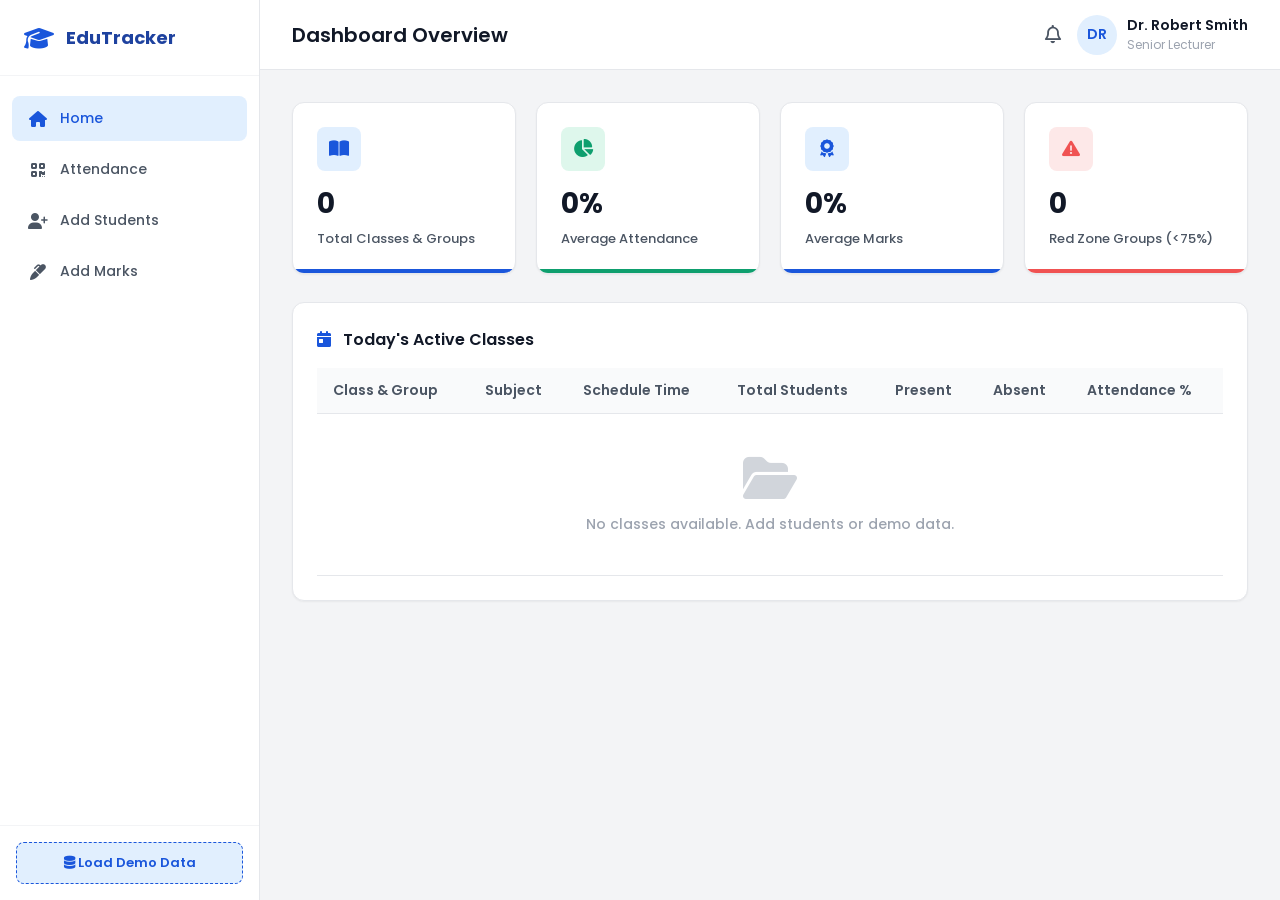
<file: lecturer.html>
<!DOCTYPE html>
<html lang="en">
<head>
    <meta charset="UTF-8">
    <meta name="viewport" content="width=device-width, initial-scale=1.0">
    <title>College Student Management & Attendance Tracker</title>
    <!-- Google Fonts: Poppins -->
    <link href="https://fonts.googleapis.com/css2?family=Poppins:wght@300;400;500;600;700&display=swap" rel="stylesheet">
    <!-- FontAwesome Icons -->
    <link rel="stylesheet" href="https://cdnjs.cloudflare.com/ajax/libs/font-awesome/6.4.0/css/all.min.css">
    
    <style>
        /* ==========================================
           CSS ARCHITECTURE & THEME (Royal Blue)
           ========================================== */
        :root {
            --primary: #1a56db;
            --primary-dark: #1e429f;
            --primary-light: #e1effe;
            --accent: #3f83f8;
            --success: #0e9f6e;
            --success-light: #def7ec;
            --danger: #f05252;
            --danger-light: #fde8e8;
            --warning: #ff5a1f;
            --warning-light: #feecdc;
            --dark: #111827;
            --gray-dark: #4b5563;
            --gray: #9ca3af;
            --gray-light: #f3f4f6;
            --white: #ffffff;
            --shadow-sm: 0 1px 2px 0 rgba(0, 0, 0, 0.05);
            --shadow: 0 4px 6px -1px rgba(0, 0, 0, 0.1), 0 2px 4px -1px rgba(0, 0, 0, 0.06);
            --shadow-lg: 0 10px 15px -3px rgba(0, 0, 0, 0.1), 0 4px 6px -2px rgba(0, 0, 0, 0.05);
            --radius: 8px;
            --radius-lg: 12px;
            --transition: all 0.25s ease-in-out;
        }

        * {
            box-sizing: border-box;
            margin: 0;
            padding: 0;
            font-family: 'Poppins', sans-serif;
        }

        body {
            background-color: var(--gray-light);
            color: var(--dark);
            min-height: 100vh;
            display: flex;
            flex-direction: column;
            padding-bottom: 70px; /* Space for bottom nav on mobile */
        }

        /* Layout Structure */
        .app-container {
            display: flex;
            flex: 1;
            width: 100%;
            overflow-x: hidden;
        }

        /* Sidebar Navigation (Desktop) */
        aside {
            width: 260px;
            background-color: var(--white);
            border-right: 1px solid #e5e7eb;
            display: flex;
            flex-direction: column;
            position: fixed;
            top: 0;
            bottom: 0;
            left: 0;
            z-index: 100;
            transition: var(--transition);
        }

        .brand-container {
            padding: 24px;
            display: flex;
            align-items: center;
            gap: 12px;
            border-bottom: 1px solid #f3f4f6;
        }

        .brand-container i {
            font-size: 24px;
            color: var(--primary);
        }

        .brand-container h1 {
            font-size: 18px;
            font-weight: 700;
            color: var(--primary-dark);
        }

        .nav-links {
            list-style: none;
            padding: 20px 12px;
            flex: 1;
        }

        .nav-links li {
            margin-bottom: 6px;
        }

        .nav-links a {
            display: flex;
            align-items: center;
            gap: 12px;
            padding: 12px 16px;
            color: var(--gray-dark);
            text-decoration: none;
            font-weight: 500;
            font-size: 14px;
            border-radius: var(--radius);
            transition: var(--transition);
        }

        .nav-links a:hover, .nav-links a.active {
            background-color: var(--primary-light);
            color: var(--primary);
        }

        .nav-links a i {
            font-size: 16px;
            width: 20px;
            text-align: center;
        }

        .sidebar-footer {
            padding: 16px;
            border-top: 1px solid #f3f4f6;
        }

        .demo-btn {
            width: 100%;
            padding: 10px;
            background-color: var(--primary-light);
            color: var(--primary);
            border: 1px dashed var(--primary);
            border-radius: var(--radius);
            font-weight: 600;
            font-size: 13px;
            cursor: pointer;
            transition: var(--transition);
        }

        .demo-btn:hover {
            background-color: var(--primary);
            color: var(--white);
        }

        /* Bottom Navigation (Mobile - matches uploaded design) */
        .bottom-nav {
            display: none;
            position: fixed;
            bottom: 0;
            left: 0;
            right: 0;
            height: 65px;
            background-color: var(--white);
            border-top: 1px solid #e5e7eb;
            z-index: 1000;
            justify-content: space-around;
            align-items: center;
            padding: 0 8px;
            box-shadow: 0 -2px 10px rgba(0,0,0,0.05);
        }

        .bottom-nav-item {
            display: flex;
            flex-direction: column;
            align-items: center;
            text-decoration: none;
            color: var(--gray);
            font-size: 11px;
            font-weight: 500;
            transition: var(--transition);
            gap: 4px;
            flex: 1;
        }

        .bottom-nav-item i {
            font-size: 20px;
        }

        .bottom-nav-item.active {
            color: var(--primary);
            font-weight: 600;
        }

        /* Main Content Area */
        main {
            flex: 1;
            margin-left: 260px;
            display: flex;
            flex-direction: column;
            min-width: 0;
        }

        /* Top Header */
        header {
            background-color: var(--white);
            height: 70px;
            border-bottom: 1px solid #e5e7eb;
            display: flex;
            align-items: center;
            justify-content: space-between;
            padding: 0 32px;
            position: sticky;
            top: 0;
            z-index: 90;
        }

        .header-title h2 {
            font-size: 20px;
            font-weight: 600;
            color: var(--dark);
        }

        .header-profile {
            display: flex;
            align-items: center;
            gap: 16px;
        }

        .notification-badge {
            position: relative;
            cursor: pointer;
            color: var(--gray-dark);
            font-size: 18px;
        }

        .profile-info {
            display: flex;
            align-items: center;
            gap: 10px;
        }

        .avatar {
            width: 40px;
            height: 40px;
            border-radius: 50%;
            background-color: var(--primary-light);
            color: var(--primary);
            display: flex;
            align-items: center;
            justify-content: center;
            font-weight: 600;
            font-size: 14px;
        }

        .profile-details h4 {
            font-size: 14px;
            font-weight: 600;
        }

        .profile-details p {
            font-size: 12px;
            color: var(--gray);
        }

        /* View Container */
        .content-body {
            padding: 32px;
            flex: 1;
            overflow-y: auto;
        }

        .view-section {
            display: none;
        }

        .view-section.active {
            display: block;
            animation: fadeIn 0.3s ease-in-out;
        }

        @keyframes fadeIn {
            from { opacity: 0; transform: translateY(4px); }
            to { opacity: 1; transform: translateY(0); }
        }

        /* Common UI Elements */
        .card {
            background-color: var(--white);
            border-radius: var(--radius-lg);
            border: 1px solid #e5e7eb;
            box-shadow: var(--shadow-sm);
            padding: 24px;
            transition: var(--transition);
        }

        .card:hover {
            box-shadow: var(--shadow);
        }

        .grid-4 {
            display: grid;
            grid-template-columns: repeat(auto-fit, minmax(220px, 1fr));
            gap: 20px;
            margin-bottom: 28px;
        }

        .grid-2 {
            display: grid;
            grid-template-columns: repeat(auto-fit, minmax(280px, 1fr));
            gap: 24px;
            margin-bottom: 28px;
        }

        .stat-card {
            cursor: pointer;
            position: relative;
            overflow: hidden;
        }

        .stat-card::after {
            content: '';
            position: absolute;
            bottom: 0;
            left: 0;
            right: 0;
            height: 4px;
            background-color: var(--primary);
        }

        .stat-card.warning::after { background-color: var(--warning); }
        .stat-card.danger::after { background-color: var(--danger); }
        .stat-card.success::after { background-color: var(--success); }

        .stat-header {
            display: flex;
            justify-content: space-between;
            align-items: flex-start;
            margin-bottom: 12px;
        }

        .stat-icon {
            width: 44px;
            height: 44px;
            border-radius: var(--radius);
            background-color: var(--primary-light);
            color: var(--primary);
            display: flex;
            align-items: center;
            justify-content: center;
            font-size: 18px;
        }

        .stat-value {
            font-size: 28px;
            font-weight: 700;
            color: var(--dark);
            margin-bottom: 4px;
        }

        .stat-label {
            font-size: 13px;
            color: var(--gray-dark);
            font-weight: 500;
        }

        /* Tables & Lists */
        .table-responsive {
            width: 100%;
            overflow-x: auto;
        }

        table {
            width: 100%;
            border-collapse: collapse;
            text-align: left;
            font-size: 14px;
        }

        th {
            background-color: #f9fafb;
            color: var(--gray-dark);
            font-weight: 600;
            padding: 12px 16px;
            border-bottom: 1px solid #e5e7eb;
        }

        td {
            padding: 12px 16px;
            border-bottom: 1px solid #e5e7eb;
            color: var(--dark);
        }

        tr:hover td {
            background-color: #f9fafb;
        }

        /* Badges */
        .badge {
            display: inline-flex;
            align-items: center;
            padding: 4px 10px;
            border-radius: 50px;
            font-size: 11px;
            font-weight: 600;
            text-transform: uppercase;
        }

        .badge.good, .badge.present, .badge.active {
            background-color: var(--success-light);
            color: var(--success);
        }

        .badge.red-alert, .badge.absent, .badge.closed {
            background-color: var(--danger-light);
            color: var(--danger);
        }

        .badge.warning {
            background-color: var(--warning-light);
            color: var(--warning);
        }

        /* Buttons & Forms */
        .btn {
            display: inline-flex;
            align-items: center;
            justify-content: center;
            gap: 8px;
            padding: 10px 20px;
            border-radius: var(--radius);
            font-weight: 500;
            font-size: 14px;
            cursor: pointer;
            border: none;
            transition: var(--transition);
        }

        .btn-primary {
            background-color: var(--primary);
            color: var(--white);
        }

        .btn-primary:hover {
            background-color: var(--primary-dark);
        }

        .btn-danger {
            background-color: var(--danger);
            color: var(--white);
        }

        .btn-outline {
            background-color: transparent;
            border: 1px solid #d1d5db;
            color: var(--gray-dark);
        }

        .btn-outline:hover {
            background-color: var(--gray-light);
        }

        .form-group {
            margin-bottom: 16px;
        }

        .form-label {
            display: block;
            font-size: 13px;
            font-weight: 500;
            margin-bottom: 6px;
            color: var(--gray-dark);
        }

        .form-control {
            width: 100%;
            padding: 10px 14px;
            border: 1px solid #d1d5db;
            border-radius: var(--radius);
            font-size: 14px;
            outline: none;
            transition: var(--transition);
            background-color: var(--white);
        }

        .form-control:focus {
            border-color: var(--primary);
            box-shadow: 0 0 0 3px var(--primary-light);
        }

        /* Modals & Detail Panels */
        .modal-overlay {
            position: fixed;
            top: 0;
            left: 0;
            right: 0;
            bottom: 0;
            background-color: rgba(17, 24, 39, 0.6);
            display: flex;
            align-items: center;
            justify-content: center;
            z-index: 1000;
            opacity: 0;
            pointer-events: none;
            transition: var(--transition);
        }

        .modal-overlay.active {
            opacity: 1;
            pointer-events: auto;
        }

        .modal-container {
            background-color: var(--white);
            border-radius: var(--radius-lg);
            width: 90%;
            max-width: 650px;
            max-height: 85vh;
            display: flex;
            flex-direction: column;
            box-shadow: var(--shadow-lg);
            transform: scale(0.95);
            transition: var(--transition);
        }

        .modal-overlay.active .modal-container {
            transform: scale(1);
        }

        .modal-header {
            padding: 20px 24px;
            border-bottom: 1px solid #e5e7eb;
            display: flex;
            align-items: center;
            justify-content: space-between;
        }

        .modal-header h3 {
            font-size: 18px;
            font-weight: 600;
        }

        .modal-close {
            background: none;
            border: none;
            font-size: 18px;
            cursor: pointer;
            color: var(--gray);
        }

        .modal-body {
            padding: 24px;
            overflow-y: auto;
            flex: 1;
        }

        .modal-footer {
            padding: 16px 24px;
            border-top: 1px solid #e5e7eb;
            display: flex;
            justify-content: flex-end;
            gap: 12px;
        }

        /* Detail View / Back Navigation Wrapper */
        .detail-view {
            display: none;
        }
        .detail-view.active {
            display: block;
            animation: fadeIn 0.3s ease-in-out;
        }

        .back-btn {
            display: inline-flex;
            align-items: center;
            gap: 8px;
            background: none;
            border: none;
            color: var(--primary);
            font-weight: 600;
            font-size: 14px;
            cursor: pointer;
            margin-bottom: 20px;
        }

        /* Empty States */
        .empty-state {
            text-align: center;
            padding: 40px 20px;
            color: var(--gray);
        }

        .empty-state i {
            font-size: 48px;
            margin-bottom: 12px;
            color: #d1d5db;
        }

        .empty-state p {
            font-size: 14px;
            font-weight: 500;
        }

        /* Progress Bar */
        .progress-bar-container {
            width: 100%;
            background-color: #e5e7eb;
            border-radius: 50px;
            height: 8px;
            overflow: hidden;
        }

        .progress-bar {
            height: 100%;
            border-radius: 50px;
            transition: width 0.4s ease;
        }

        /* Responsive */
        @media(max-width: 900px) {
            aside {
                display: none; /* Hide sidebar on mobile */
            }
            main {
                margin-left: 0;
            }
            .bottom-nav {
                display: flex; /* Show bottom nav on mobile */
            }
            body {
                padding-bottom: 75px;
            }
            header {
                padding: 0 16px;
            }
            .content-body {
                padding: 16px;
            }
        }

        @media(max-width: 600px) {
            .attendance-header-row {
                flex-direction: column !important;
                align-items: stretch !important;
                gap: 12px;
            }
            .attendance-header-row .btn {
                width: 100%;
            }
        }
    </style>
</head>
<body>

    <div class="app-container">
        <!-- Sidebar Navigation (Desktop) -->
        <aside>
            <div class="brand-container">
                <i class="fa-solid fa-graduation-cap"></i>
                <h1>EduTracker</h1>
            </div>
            <ul class="nav-links">
                <li><a href="#" class="nav-item active" data-target="home-section"><i class="fa-solid fa-house"></i><span>Home</span></a></li>
                <li><a href="#" class="nav-item" data-target="attendance-section"><i class="fa-solid fa-qrcode"></i><span>Attendance</span></a></li>
                <li><a href="#" class="nav-item" data-target="students-section"><i class="fa-solid fa-user-plus"></i><span>Add Students</span></a></li>
                <li><a href="#" class="nav-item" data-target="marks-section"><i class="fa-solid fa-marker"></i><span>Add Marks</span></a></li>
            </ul>
            <div class="sidebar-footer">
                <button class="demo-btn" onclick="loadDemoData()"><i class="fa-solid fa-database"></i> Load Demo Data</button>
            </div>
        </aside>

        <!-- Bottom Navigation Bar (Mobile - matches uploaded design) -->
        <nav class="bottom-nav">
            <a href="#" class="bottom-nav-item nav-item active" data-target="home-section">
                <i class="fa-solid fa-house"></i>
                <span>Home</span>
            </a>
            <a href="#" class="bottom-nav-item nav-item" data-target="attendance-section">
                <i class="fa-solid fa-square-check"></i>
                <span>Attendance</span>
            </a>
            <a href="#" class="bottom-nav-item nav-item" data-target="marks-section">
                <i class="fa-solid fa-chart-bar"></i>
                <span>Marks</span>
            </a>
            <a href="#" class="bottom-nav-item nav-item" data-target="students-section">
                <i class="fa-solid fa-user"></i>
                <span>Profile</span>
            </a>
            <a href="#" class="bottom-nav-item" onclick="lecturerLogout(); return false;">
                <i class="fa-solid fa-right-from-bracket"></i>
                <span>Logout</span>
            </a>
        </nav>

        <!-- Main Wrapper -->
        <main>
            <!-- Top Header -->
            <header>
                <div class="header-title">
                    <h2 id="page-heading">Dashboard Overview</h2>
                </div>
                <div class="header-profile">
                    <div class="notification-badge"><i class="fa-regular fa-bell"></i></div>
                    <div class="profile-info">
                        <div class="avatar" id="lecturer-avatar">DR</div>
                        <div class="profile-details">
                            <h4 id="lecturer-name">Dr. Robert Smith</h4>
                            <p>Senior Lecturer</p>
                        </div>
                    </div>
                </div>
            </header>

            <!-- Dynamic Body Sections -->
            <div class="content-body">

                <!-- 1. HOME DASHBOARD SECTION -->
                <section id="home-section" class="view-section active">
                    <div id="home-main-view">
                        <div class="grid-4">
                            <!-- Card 1: Total Classes -->
                            <div class="card stat-card" onclick="openClassesModal()">
                                <div class="stat-header">
                                    <div class="stat-icon"><i class="fa-solid fa-book-open"></i></div>
                                </div>
                                <div class="stat-value" id="stat-total-classes">0</div>
                                <div class="stat-label">Total Classes & Groups</div>
                            </div>
                            <!-- Card 2: Average Attendance -->
                            <div class="card stat-card success" onclick="openAttendanceAnalysisModal()">
                                <div class="stat-header">
                                    <div class="stat-icon" style="background-color: var(--success-light); color: var(--success);"><i class="fa-solid fa-chart-pie"></i></div>
                                </div>
                                <div class="stat-value" id="stat-avg-attendance">0%</div>
                                <div class="stat-label">Average Attendance</div>
                            </div>
                            <!-- Card 3: Average Marks -->
                            <div class="card stat-card" onclick="openMarksAnalysisModal()">
                                <div class="stat-header">
                                    <div class="stat-icon" style="background-color: var(--primary-light); color: var(--primary);"><i class="fa-solid fa-award"></i></div>
                                </div>
                                <div class="stat-value" id="stat-avg-marks">0%</div>
                                <div class="stat-label">Average Marks</div>
                            </div>
                            <!-- Card 4: Red Zone Groups -->
                            <div class="card stat-card danger" onclick="openRedZoneModal()">
                                <div class="stat-header">
                                    <div class="stat-icon" style="background-color: var(--danger-light); color: var(--danger);"><i class="fa-solid fa-triangle-exclamation"></i></div>
                                </div>
                                <div class="stat-value" id="stat-red-zones">0</div>
                                <div class="stat-label">Red Zone Groups (&lt;75%)</div>
                            </div>
                        </div>

                        <!-- Today's Classes Card Section -->
                        <div class="card" style="margin-bottom: 24px;">
                            <h3 style="font-size: 16px; font-weight: 600; margin-bottom: 16px;"><i class="fa-solid fa-calendar-day" style="color: var(--primary); margin-right: 8px;"></i> Today's Active Classes</h3>
                            <div class="table-responsive">
                                <table id="todays-classes-table">
                                    <thead>
                                        <tr>
                                            <th>Class & Group</th>
                                            <th>Subject</th>
                                            <th>Schedule Time</th>
                                            <th>Total Students</th>
                                            <th>Present</th>
                                            <th>Absent</th>
                                            <th>Attendance %</th>
                                        </tr>
                                    </thead>
                                    <tbody id="todays-classes-tbody">
                                        <!-- Dynamically Populated -->
                                    </tbody>
                                </table>
                            </div>
                        </div>
                    </div>

                    <div id="home-detail-view" class="detail-view">
                        <button class="back-btn" onclick="closeHomeDetailView()"><i class="fa-solid fa-arrow-left"></i> Back to Dashboard</button>
                        <div id="home-detail-content" class="card">
                            <!-- Injected drill-down analysis content -->
                        </div>
                    </div>
                </section>

                <!-- 2. ATTENDANCE SECTION -->
                <section id="attendance-section" class="view-section">
                    <div class="card" style="max-width: 800px; margin: 0 auto;">
                        <div class="attendance-header-row" style="display: flex; justify-content: space-between; align-items: center; margin-bottom: 20px;">
                            <h3 style="font-size: 18px; font-weight: 600;">Attendance Management & Session Security</h3>
                            <button class="btn btn-outline" onclick="openManualAttendanceModal()"><i class="fa-solid fa-user-check"></i> Manual Attendance</button>
                        </div>
                        
                        <div id="session-setup-form">
                            <div class="grid-2" style="margin-bottom: 16px;">
                                <div class="form-group" style="margin-bottom:0;">
                                    <label class="form-label">Class</label>
                                    <input type="text" id="att-class" class="form-control" placeholder="e.g. B.Com">
                                </div>
                                <div class="form-group" style="margin-bottom:0;">
                                    <label class="form-label">Group</label>
                                    <input type="text" id="att-group" class="form-control" placeholder="e.g. A">
                                </div>
                            </div>
                            <div class="grid-2" style="margin-bottom: 16px;">
                                <div class="form-group" style="margin-bottom:0;">
                                    <label class="form-label">Semester</label>
                                    <input type="text" id="att-semester" class="form-control" placeholder="e.g. 3">
                                </div>
                                <div class="form-group" style="margin-bottom:0;">
                                    <label class="form-label">Year</label>
                                    <input type="text" id="att-year" class="form-control" placeholder="e.g. 2026">
                                </div>
                            </div>
                            <div class="form-group">
                                <label class="form-label">Subject</label>
                                <input type="text" id="att-subject" class="form-control" placeholder="e.g. Mathematics">
                            </div>
                            <div class="grid-2" style="margin-bottom: 16px;">
                                <div class="form-group" style="margin-bottom:0;">
                                    <label class="form-label">Class Start Time</label>
                                    <input type="time" id="att-start-time" class="form-control">
                                </div>
                                <div class="form-group" style="margin-bottom:0;">
                                    <label class="form-label">Class End Time</label>
                                    <input type="time" id="att-end-time" class="form-control">
                                </div>
                            </div>
                            <div class="grid-2" style="margin-bottom: 24px;">
                                <div class="form-group" style="margin-bottom:0;">
                                    <label class="form-label">Attendance Window Start</label>
                                    <input type="time" id="att-window-start" class="form-control">
                                </div>
                                <div class="form-group" style="margin-bottom:0;">
                                    <label class="form-label">Attendance Window End</label>
                                    <input type="time" id="att-window-end" class="form-control">
                                </div>
                            </div>
                            <button class="btn btn-primary" style="width: 100%;" onclick="startAttendanceSession()"><i class="fa-solid fa-location-crosshairs"></i> Turn ON Location & Start Attendance Session</button>
                        </div>

                        <!-- Active Session Panel -->
                        <div id="active-session-panel" style="display: none; text-align: center; padding: 20px 0;">
                            <div style="margin-bottom: 16px;"><span class="badge active" style="font-size: 14px; padding: 6px 16px;">ATTENDANCE ACTIVE</span></div>
                            <h4 id="active-session-details" style="font-size: 16px; margin-bottom: 8px; color: var(--gray-dark);"></h4>
                            <p style="font-size: 13px; color: var(--gray); margin-bottom: 20px;">Location Geofence Verified & Active. Students can securely submit attendance.</p>
                            <div style="font-size: 24px; font-weight: 700; color: var(--primary); margin-bottom: 24px;" id="session-timer">Time Remaining: 00:19:45</div>
                            
                            <div style="background-color: var(--gray-light); padding: 20px; border-radius: var(--radius); text-align: left; margin-top: 20px;">
                                <h5 style="margin-bottom: 12px; font-size: 14px; font-weight: 600;"><i class="fa-solid fa-mobile-screen"></i> Student Submission Simulator Portal</h5>
                                <div class="grid-2" style="gap: 12px; margin-bottom: 12px;">
                                    <input type="text" id="sim-roll" class="form-control" placeholder="Enter Roll Number">
                                    <input type="text" id="sim-name" class="form-control" placeholder="Enter Student Name">
                                </div>
                                <button class="btn btn-primary" onclick="simulateStudentCheckIn()"><i class="fa-solid fa-paper-plane"></i> Submit Student Attendance</button>
                                <div id="sim-result-msg" style="margin-top: 12px; font-weight: 600; font-size: 13px;"></div>
                            </div>

                            <button class="btn btn-danger" style="margin-top: 24px;" onclick="closeAttendanceSession()"><i class="fa-solid fa-stop"></i> Close Attendance Session</button>
                        </div>
                    </div>
                </section>

                <!-- 3. ADD STUDENTS SECTION -->
                <section id="students-section" class="view-section">
                    <div class="card" style="max-width: 800px; margin: 0 auto; margin-bottom: 24px;">
                        <h3 style="font-size: 18px; font-weight: 600; margin-bottom: 16px;">Register New Students Class Batch</h3>
                        <div class="grid-2" style="margin-bottom: 16px;">
                            <div class="form-group" style="margin-bottom:0;">
                                <label class="form-label">Class Name</label>
                                <input type="text" id="reg-class" class="form-control" placeholder="e.g. B.Com">
                            </div>
                            <div class="form-group" style="margin-bottom:0;">
                                <label class="form-label">Group</label>
                                <input type="text" id="reg-group" class="form-control" placeholder="e.g. A">
                            </div>
                        </div>
                        <div class="grid-2" style="margin-bottom: 16px;">
                            <div class="form-group" style="margin-bottom:0;">
                                <label class="form-label">Semester</label>
                                <input type="text" id="reg-semester" class="form-control" placeholder="e.g. 3">
                            </div>
                            <div class="form-group" style="margin-bottom:0;">
                                <label class="form-label">Year</label>
                                <input type="text" id="reg-year" class="form-control" placeholder="e.g. 2026">
                            </div>
                        </div>
                        <div class="form-group" style="margin-bottom: 16px;">
                            <label class="form-label">Subject</label>
                            <input type="text" id="reg-subject" class="form-control" placeholder="e.g. Mathematics">
                        </div>
                        <div class="form-group" style="margin-bottom: 20px;">
                            <label class="form-label">How many students do you want to add?</label>
                            <div style="display: flex; gap: 12px; flex-wrap: wrap;">
                                <input type="number" id="reg-count" class="form-control" style="flex: 1; min-width: 150px;" placeholder="e.g. 75" min="1" max="200">
                                <button class="btn btn-primary" onclick="generateStudentRows()"><i class="fa-solid fa-list-ol"></i> Generate Rows</button>
                            </div>
                        </div>
                    </div>

                    <div id="student-rows-card" class="card" style="max-width: 800px; margin: 0 auto; display: none;">
                        <h3 style="font-size: 16px; font-weight: 600; margin-bottom: 16px;">Enter Student Details</h3>
                        <div class="table-responsive" style="max-height: 400px; overflow-y: auto; margin-bottom: 20px;">
                            <table id="dynamic-student-table">
                                <thead>
                                    <tr>
                                        <th style="width: 80px;">S.No</th>
                                        <th>Roll Number</th>
                                        <th>Student Name</th>
                                    </tr>
                                </thead>
                                <tbody id="dynamic-student-tbody">
                                    <!-- Dynamic Inputs -->
                                </tbody>
                            </table>
                        </div>
                        <button class="btn btn-primary" style="width: 100%;" onclick="saveBulkStudents()"><i class="fa-solid fa-floppy-disk"></i> Save Students Batch</button>
                    </div>
                </section>

                <!-- 4. ADD MARKS SECTION -->
                <section id="marks-section" class="view-section">
                    <div class="card" style="max-width: 900px; margin: 0 auto; margin-bottom: 24px;">
                        <h3 style="font-size: 18px; font-weight: 600; margin-bottom: 16px;">Manage & Record Exam Marks</h3>
                        <div class="grid-2" style="margin-bottom: 16px;">
                            <div class="form-group" style="margin-bottom:0;">
                                <label class="form-label">Class Name</label>
                                <input type="text" id="marks-class" class="form-control" placeholder="e.g. B.Com">
                            </div>
                            <div class="form-group" style="margin-bottom:0;">
                                <label class="form-label">Group</label>
                                <input type="text" id="marks-group" class="form-control" placeholder="e.g. A">
                            </div>
                        </div>
                        <div class="grid-2" style="margin-bottom: 16px;">
                            <div class="form-group" style="margin-bottom:0;">
                                <label class="form-label">Semester</label>
                                <input type="text" id="marks-semester" class="form-control" placeholder="e.g. 3">
                            </div>
                            <div class="form-group" style="margin-bottom:0;">
                                <label class="form-label">Year</label>
                                <input type="text" id="marks-year" class="form-control" placeholder="e.g. 2026">
                            </div>
                        </div>
                        <div class="grid-2" style="margin-bottom: 16px;">
                            <div class="form-group" style="margin-bottom:0;">
                                <label class="form-label">Subject</label>
                                <input type="text" id="marks-subject" class="form-control" placeholder="e.g. Mathematics">
                            </div>
                            <div class="form-group" style="margin-bottom:0;">
                                <label class="form-label">Exam Type</label>
                                <select id="marks-exam-type" class="form-control">
                                    <option value="Internal 1">Internal 1</option>
                                    <option value="Internal 2">Internal 2</option>
                                    <option value="Mid Exam">Mid Exam</option>
                                    <option value="Semester Exam">Semester Exam</option>
                                    <option value="Assignment">Assignment</option>
                                    <option value="Practical">Practical</option>
                                </select>
                            </div>
                        </div>
                        <div class="grid-2" style="margin-bottom: 20px;">
                            <div class="form-group" style="margin-bottom:0;">
                                <label class="form-label">Maximum Marks (Editable)</label>
                                <input type="number" id="marks-max" class="form-control" value="100">
                            </div>
                            <div style="display: flex; align-items: flex-end;">
                                <button class="btn btn-primary" style="width: 100%;" onclick="loadStudentsForMarks()"><i class="fa-solid fa-users"></i> Load Students</button>
                            </div>
                        </div>
                    </div>

                    <div id="marks-entry-card" class="card" style="max-width: 900px; margin: 0 auto; display: none;">
                        <h3 style="font-size: 16px; font-weight: 600; margin-bottom: 16px;">Enter Marks Obtained</h3>
                        <div class="table-responsive" style="max-height: 400px; overflow-y: auto; margin-bottom: 20px;">
                            <table id="marks-entry-table">
                                <thead>
                                    <tr>
                                        <th>Roll Number</th>
                                        <th>Student Name</th>
                                        <th style="width: 200px;">Marks Obtained</th>
                                    </tr>
                                </thead>
                                <tbody id="marks-entry-tbody">
                                    <!-- Dynamic Marks Input Rows -->
                                </tbody>
                            </table>
                        </div>
                        <button class="btn btn-primary" style="width: 100%;" onclick="saveAllMarks()"><i class="fa-solid fa-floppy-disk"></i> Save Permanent Marks Records</button>
                    </div>
                </section>

            </div>
        </main>
    </div>

    <!-- Modals -->
    <div id="manual-att-modal" class="modal-overlay">
        <div class="modal-container">
            <div class="modal-header">
                <h3>Manual Attendance Entry</h3>
                <button class="modal-close" onclick="closeManualAttendanceModal()"><i class="fa-solid fa-xmark"></i></button>
            </div>
            <div class="modal-body">
                <div class="form-group">
                    <label class="form-label">Group / Class Combo</label>
                    <input type="text" id="man-group" class="form-control" placeholder="e.g. B.Com - A">
                </div>
                <div class="form-group">
                    <label class="form-label">Roll Number</label>
                    <input type="text" id="man-roll" class="form-control" placeholder="e.g. 101">
                </div>
                <div class="form-group">
                    <label class="form-label">Student Name</label>
                    <input type="text" id="man-name" class="form-control" placeholder="e.g. Ravi Kumar">
                </div>
                <div class="form-group">
                    <label class="form-label">Attendance Status</label>
                    <select id="man-status" class="form-control">
                        <option value="Present">Present</option>
                        <option value="Absent">Absent</option>
                    </select>
                </div>
            </div>
            <div class="modal-footer">
                <button class="btn btn-outline" onclick="closeManualAttendanceModal()">Cancel</button>
                <button class="btn btn-primary" onclick="submitManualAttendance()"><i class="fa-solid fa-check"></i> Save Attendance</button>
            </div>
        </div>
    </div>

    <div id="delete-modal-1" class="modal-overlay">
        <div class="modal-container" style="max-width: 400px;">
            <div class="modal-header">
                <h3 style="color: var(--danger);"><i class="fa-solid fa-triangle-exclamation"></i> Security Warning</h3>
                <button class="modal-close" onclick="closeDeleteModals()"><i class="fa-solid fa-xmark"></i></button>
            </div>
            <div class="modal-body">
                <p style="font-size: 14px; color: var(--gray-dark);">Are you sure you want to delete this student record?</p>
            </div>
            <div class="modal-footer">
                <button class="btn btn-outline" onclick="closeDeleteModals()">Cancel</button>
                <button class="btn btn-danger" onclick="proceedDeleteStep2()">Yes, Continue</button>
            </div>
        </div>
    </div>

    <div id="delete-modal-2" class="modal-overlay">
        <div class="modal-container" style="max-width: 400px;">
            <div class="modal-header">
                <h3 style="color: var(--danger);"><i class="fa-solid fa-triangle-exclamation"></i> Final Security Warning</h3>
                <button class="modal-close" onclick="closeDeleteModals()"><i class="fa-solid fa-xmark"></i></button>
            </div>
            <div class="modal-body">
                <p style="font-size: 14px; color: var(--gray-dark); font-weight: 600;">Final Warning: Deleting this student will permanently remove the student from the current student database list. Continue?</p>
            </div>
            <div class="modal-footer">
                <button class="btn btn-outline" onclick="closeDeleteModals()">Abort</button>
                <button class="btn btn-danger" onclick="executeFinalDelete()">Confirm Permanent Deletion</button>
            </div>
        </div>
    </div>

    <script>
        let db = {
            students: JSON.parse(localStorage.getItem('edu_students')) || [],
            attendance: JSON.parse(localStorage.getItem('edu_attendance')) || [],
            marks: JSON.parse(localStorage.getItem('edu_marks')) || [],
            sessions: JSON.parse(localStorage.getItem('edu_sessions')) || []
        };

        function persistData() {
            localStorage.setItem('edu_students', JSON.stringify(db.students));
            localStorage.setItem('edu_attendance', JSON.stringify(db.attendance));
            localStorage.setItem('edu_marks', JSON.stringify(db.marks));
            localStorage.setItem('edu_sessions', JSON.stringify(db.sessions));
        }

        let activeSession = null;
        let deleteTargetId = null;

        const navItems = document.querySelectorAll('.nav-item');
        const sections = document.querySelectorAll('.view-section');
        const pageHeading = document.getElementById('page-heading');

        navItems.forEach(item => {
            item.addEventListener('click', (e) => {
                e.preventDefault();
                navItems.forEach(nav => nav.classList.remove('active'));
                
                // Sync all nav items with matching target
                const targetId = item.getAttribute('data-target');
                if(!targetId) return; // skip logout or non-target items
                
                document.querySelectorAll(`.nav-item[data-target="${targetId}"]`).forEach(el => el.classList.add('active'));

                sections.forEach(sec => sec.classList.remove('active'));
                document.getElementById(targetId).classList.add('active');

                if(targetId === 'home-section') {
                    pageHeading.innerText = "Dashboard Overview";
                    renderHomeDashboard();
                    closeHomeDetailView();
                } else if(targetId === 'attendance-section') {
                    pageHeading.innerText = "Attendance Management";
                } else if(targetId === 'students-section') {
                    pageHeading.innerText = "Student Batch Registration";
                } else if(targetId === 'marks-section') {
                    pageHeading.innerText = "Exam Marks Management";
                }
            });
        });

        function lecturerLogout() {
            try { localStorage.removeItem('currentLecturerSession'); } catch (e) {}
            window.location.href = 'index.html';
        }

        window.addEventListener('DOMContentLoaded', () => {
            try {
                const session = JSON.parse(localStorage.getItem('currentLecturerSession') || 'null');
                if (session && session.role === 'lecturer') {
                    const nameEl = document.getElementById('lecturer-name');
                    const avatarEl = document.getElementById('lecturer-avatar');
                    if (nameEl) nameEl.textContent = session.name || 'Lecturer';
                    if (avatarEl) {
                        const parts = (session.name || 'L').trim().split(/\s+/);
                        avatarEl.textContent = ((parts[0] && parts[0][0]) || 'L') + ((parts[1] && parts[1][0]) || '');
                    }
                }
            } catch (e) {}
            renderHomeDashboard();
        });

        function renderHomeDashboard() {
            const classGroups = getUniqueClassGroups();
            document.getElementById('stat-total-classes').innerText = classGroups.length;

            let totalPercentage = 0;
            let groupCount = 0;
            classGroups.forEach(cg => {
                let stats = calculateAttendanceForGroup(cg.className, cg.groupName);
                if(stats.totalClasses > 0) {
                    totalPercentage += stats.percentage;
                    groupCount++;
                }
            });
            let avgAtt = groupCount > 0 ? (totalPercentage / groupCount).toFixed(1) : 0;
            document.getElementById('stat-avg-attendance').innerText = avgAtt + '%';

            let avgMarks = calculateOverallAverageMarks();
            document.getElementById('stat-avg-marks').innerText = avgMarks + '%';

            let redZones = classGroups.filter(cg => {
                let stats = calculateAttendanceForGroup(cg.className, cg.groupName);
                return stats.percentage < 75 && stats.totalStudents > 0;
            });
            document.getElementById('stat-red-zones').innerText = redZones.length;

            renderTodaysClassesTable(classGroups);
        }

        function getUniqueClassGroups() {
            let map = {};
            db.students.forEach(s => {
                let key = `${s.className}-${s.groupName}`;
                if(!map[key]) {
                    map[key] = { className: s.className, groupName: s.groupName, semester: s.semester, year: s.year };
                }
            });
            return Object.values(map);
        }

        function calculateAttendanceForGroup(className, groupName) {
            let students = db.students.filter(s => s.className === className && s.groupName === groupName);
            if(students.length === 0) return { percentage: 0, totalClasses: 0, totalStudents: 0 };

            let totalPossible = 0;
            let totalPresent = 0;

            students.forEach(st => {
                let stRecords = db.attendance.filter(a => a.studentId === st.id);
                totalPossible += stRecords.length;
                totalPresent += stRecords.filter(a => a.status === 'Present').length;
            });

            let percentage = totalPossible > 0 ? Math.round((totalPresent / totalPossible) * 100) : 0;
            return { percentage, totalClasses: totalPossible, totalStudents: students.length };
        }

        function calculateOverallAverageMarks() {
            if(db.marks.length === 0) return 0;
            let totalObtained = 0;
            let totalMax = 0;
            db.marks.forEach(m => {
                totalObtained += Number(m.marksObtained);
                totalMax += Number(m.maxMarks);
            });
            return totalMax > 0 ? Math.round((totalObtained / totalMax) * 100) : 0;
        }

        function renderTodaysClassesTable(classGroups) {
            const tbody = document.getElementById('todays-classes-tbody');
            tbody.innerHTML = '';

            if(classGroups.length === 0) {
                tbody.innerHTML = `<tr><td colspan="7" class="empty-state"><i class="fa-solid fa-folder-open"></i><p>No classes available. Add students or demo data.</p></td></tr>`;
                return;
            }

            classGroups.forEach(cg => {
                let stats = calculateAttendanceForGroup(cg.className, cg.groupName);
                let presentCount = Math.round((stats.percentage / 100) * (stats.totalStudents || 0));
                let absentCount = (stats.totalStudents || 0) - presentCount;

                let tr = document.createElement('tr');
                tr.style.cursor = 'pointer';
                tr.onclick = () => openClassDetailAnalysis(cg.className, cg.groupName);
                tr.innerHTML = `
                    <td><strong>${cg.className}</strong> – ${cg.groupName}</td>
                    <td>General / Core</td>
                    <td>10:00 AM – 11:00 AM</td>
                    <td>${stats.totalStudents}</td>
                    <td style="color: var(--success); font-weight:600;">${presentCount}</td>
                    <td style="color: var(--danger); font-weight:600;">${absentCount}</td>
                    <td><span class="badge ${stats.percentage >= 75 ? 'good' : 'red-alert'}">${stats.percentage}%</span></td>
                `;
                tbody.appendChild(tr);
            });
        }

        function showHomeDetailContent(htmlContent) {
            document.getElementById('home-main-view').style.display = 'none';
            document.getElementById('home-detail-view').classList.add('active');
            document.getElementById('home-detail-content').innerHTML = htmlContent;
        }

        function closeHomeDetailView() {
            document.getElementById('home-detail-view').classList.remove('active');
            document.getElementById('home-main-view').style.display = 'block';
        }

        function openClassesModal() {
            let classGroups = getUniqueClassGroups();
            let html = `<h3 style="margin-bottom: 16px; font-size:18px;">All Available Classes & Groups</h3><div class="table-responsive"><table><thead><tr><th>Class</th><th>Group</th><th>Semester</th><th>Year</th><th>Total Students</th><th>Action</th></tr></thead><tbody>`;
            
            if(classGroups.length === 0) {
                html += `<tr><td colspan="6" class="empty-state">No classes found.</td></tr>`;
            } else {
                classGroups.forEach(cg => {
                    let count = db.students.filter(s => s.className === cg.className && s.groupName === cg.groupName).length;
                    html += `<tr><td>${cg.className}</td><td>${cg.groupName}</td><td>${cg.semester || 'N/A'}</td><td>${cg.year || 'N/A'}</td><td>${count}</td><td><button class="btn btn-primary" style="padding: 6px 12px; font-size: 12px;" onclick="openClassDetailAnalysis('${cg.className}', '${cg.groupName}')">View Analysis</button></td></tr>`;
                });
            }
            html += `</tbody></table></div>`;
            showHomeDetailContent(html);
        }

        function openAttendanceAnalysisModal() {
            let classGroups = getUniqueClassGroups();
            let html = `<h3 style="margin-bottom: 16px; font-size:18px;">Class-wise Attendance Percentage</h3><div class="table-responsive"><table><thead><tr><th>Class & Group</th><th>Total Students</th><th>Attendance %</th><th>Status</th><th>Action</th></tr></thead><tbody>`;

            classGroups.forEach(cg => {
                let stats = calculateAttendanceForGroup(cg.className, cg.groupName);
                let statusBadge = stats.percentage >= 75 ? '<span class="badge good">Good</span>' : '<span class="badge red-alert">Red Alert</span>';
                html += `<tr><td><strong>${cg.className}</strong> – ${cg.groupName}</td><td>${stats.totalStudents}</td><td>${stats.percentage}%</td><td>${statusBadge}</td><td><button class="btn btn-primary" style="padding: 6px 12px; font-size: 12px;" onclick="openClassDetailAnalysis('${cg.className}', '${cg.groupName}')">Detailed View</button></td></tr>`;
            });
            html += `</tbody></table></div>`;
            showHomeDetailContent(html);
        }

        function openClassDetailAnalysis(className, groupName) {
            let students = db.students.filter(s => s.className === className && s.groupName === groupName);
            let above75 = 0;
            let below75 = 0;

            let studentRows = '';
            students.forEach(st => {
                let stRecords = db.attendance.filter(a => a.studentId === st.id);
                let total = stRecords.length;
                let present = stRecords.filter(a => a.status === 'Present').length;
                let pct = total > 0 ? Math.round((present / total) * 100) : 0;
                
                if(total === 0) pct = 100;

                if(pct >= 75) above75++; else below75++;
                let statusText = pct >= 75 ? '<span class="badge good">Good</span>' : '<span class="badge red-alert">Red Alert</span>';

                studentRows += `<tr style="cursor:pointer;" onclick="openStudentHistory('${st.id}')"><td>${st.rollNumber}</td><td>${st.name}</td><td>${pct}%</td><td>${statusText}</td></tr>`;
            });

            let totalSt = students.length;
            let avgPct = totalSt > 0 ? Math.round(students.reduce((acc, st) => {
                let recs = db.attendance.filter(a => a.studentId === st.id);
                let t = recs.length; let p = recs.filter(a => a.status === 'Present').length;
                return acc + (t > 0 ? Math.round((p/t)*100) : 100);
            }, 0) / totalSt) : 0;

            let html = `
                <h3 style="margin-bottom: 16px; font-size:18px;">Analysis: ${className} – Group ${groupName}</h3>
                <div class="grid-3" style="display:grid; grid-template-columns: repeat(auto-fit, minmax(180px, 1fr)); gap: 16px; margin-bottom: 24px;">
                    <div class="card" style="padding: 16px; background: var(--primary-light); color: var(--primary-dark);">
                        <div style="font-size: 13px; font-weight:600;">Average Attendance</div>
                        <div style="font-size: 24px; font-weight:700;">${avgPct}%</div>
                    </div>
                    <div class="card" style="padding: 16px; background: var(--success-light); color: var(--success);">
                        <div style="font-size: 13px; font-weight:600;">Above 75%</div>
                        <div style="font-size: 24px; font-weight:700;">${above75} Students</div>
                    </div>
                    <div class="card" style="padding: 16px; background: var(--danger-light); color: var(--danger);">
                        <div style="font-size: 13px; font-weight:600;">Below 75%</div>
                        <div style="font-size: 24px; font-weight:700;">${below75} Students</div>
                    </div>
                </div>
                <h4 style="margin-bottom: 12px; font-size: 15px;">Student Roster & Attendance Status</h4>
                <div class="table-responsive">
                    <table>
                        <thead>
                            <tr><th>Roll Number</th><th>Student Name</th><th>Attendance %</th><th>Status</th></tr>
                        </thead>
                        <tbody>${studentRows || '<tr><td colspan="4" class="empty-state">No students found in this group.</td></tr>'}</tbody>
                    </table>
                </div>
            `;
            showHomeDetailContent(html);
        }

        function openMarksAnalysisModal() {
            let classGroups = getUniqueClassGroups();
            let html = `<h3 style="margin-bottom: 16px; font-size:18px;">Class-wise Average Marks Analysis</h3><div class="table-responsive"><table><thead><tr><th>Class & Group</th><th>Exam Type</th><th>Average Marks Obtained</th><th>Action</th></tr></thead><tbody>`;

            classGroups.forEach(cg => {
                let groupMarks = db.marks.filter(m => m.className === cg.className && m.groupName === cg.groupName);
                let avg = groupMarks.length > 0 ? Math.round(groupMarks.reduce((acc, m) => acc + (Number(m.marksObtained)/Number(m.maxMarks))*100, 0) / groupMarks.length) : 0;
                
                html += `<tr><td><strong>${cg.className}</strong> – ${cg.groupName}</td><td>All Exams</td><td>${avg}%</td><td><button class="btn btn-primary" style="padding: 6px 12px; font-size: 12px;" onclick="openMarksDetailAnalysis('${cg.className}', '${cg.groupName}')">View Marks</button></td></tr>`;
            });
            html += `</tbody></table></div>`;
            showHomeDetailContent(html);
        }

        function openMarksDetailAnalysis(className, groupName) {
            let marksList = db.marks.filter(m => m.className === className && m.groupName === groupName);
            let rows = '';
            marksList.forEach(m => {
                let st = db.students.find(s => s.id === m.studentId);
                let pct = Math.round((Number(m.marksObtained) / Number(m.maxMarks)) * 100);
                rows += `<tr><td>${st ? st.rollNumber : 'N/A'}</td><td>${st ? st.name : 'Unknown'}</td><td>${m.subject}</td><td>${m.examType}</td><td>${m.marksObtained} / ${m.maxMarks}</td><td>${pct}%</td></tr>`;
            });

            let html = `
                <h3 style="margin-bottom: 16px; font-size:18px;">Marks History: ${className} – Group ${groupName}</h3>
                <div class="table-responsive">
                    <table>
                        <thead><tr><th>Roll Number</th><th>Student Name</th><th>Subject</th><th>Exam Type</th><th>Marks</th><th>Percentage</th></tr></thead>
                        <tbody>${rows || '<tr><td colspan="6" class="empty-state">No marks recorded yet.</td></tr>'}</tbody>
                    </table>
                </div>
            `;
            showHomeDetailContent(html);
        }

        function openRedZoneModal() {
            let classGroups = getUniqueClassGroups();
            let redZones = classGroups.filter(cg => {
                let stats = calculateAttendanceForGroup(cg.className, cg.groupName);
                return stats.percentage < 75 && stats.totalStudents > 0;
            });

            let html = `<h3 style="margin-bottom: 16px; font-size:18px; color: var(--danger);"><i class="fa-solid fa-triangle-exclamation"></i> Red Zone Groups (<75% Attendance)</h3>`;
            
            if(redZones.length === 0) {
                html += `<div class="empty-state"><i class="fa-solid fa-circle-check" style="color:var(--success);"></i><p>No groups in the Red Zone. Excellent attendance across college!</p></div>`;
            } else {
                html += `<div class="table-responsive"><table><thead><tr><th>Class & Group</th><th>Total Students</th><th>Attendance %</th><th>Action</th></tr></thead><tbody>`;
                redZones.forEach(cg => {
                    let stats = calculateAttendanceForGroup(cg.className, cg.groupName);
                    html += `<tr><td><strong>${cg.className}</strong> – ${cg.groupName}</td><td>${stats.totalStudents}</td><td><span class="badge red-alert">${stats.percentage}%</span></td><td><button class="btn btn-primary" style="padding: 6px 12px; font-size: 12px;" onclick="openClassDetailAnalysis('${cg.className}', '${cg.groupName}')">Inspect Group</button></td></tr>`;
                });
                html += `</tbody></table></div>`;
            }
            showHomeDetailContent(html);
        }

        function openStudentHistory(studentId) {
            let student = db.students.find(s => s.id === studentId);
            if(!student) return;

            let stAttendance = db.attendance.filter(a => a.studentId === studentId);
            let totalClasses = stAttendance.length;
            let presentCount = stAttendance.filter(a => a.status === 'Present').length;
            let absentCount = totalClasses - presentCount;
            let attendancePct = totalClasses > 0 ? Math.round((presentCount / totalClasses) * 100) : 100;

            let historyRows = '';
            stAttendance.forEach(att => {
                historyRows += `<tr><td>${att.date}</td><td>${att.subject}</td><td>${att.className} – ${att.groupName}</td><td><span class="badge ${att.status === 'Present' ? 'present' : 'absent'}">${att.status}</span></td><td>${att.time || '10:00 AM'}</td></tr>`;
            });

            let stMarks = db.marks.filter(m => m.studentId === studentId);
            let marksRows = '';
            stMarks.forEach(m => {
                let pct = Math.round((Number(m.marksObtained)/Number(m.maxMarks))*100);
                marksRows += `<tr><td>${m.examType}</td><td>${m.subject}</td><td>${m.maxMarks}</td><td>${m.marksObtained}</td><td>${pct}%</td></tr>`;
            });

            let html = `
                <button class="back-btn" onclick="renderHomeDashboard()"><i class="fa-solid fa-arrow-left"></i> Back</button>
                <div style="display: flex; justify-content: space-between; align-items: center; margin-bottom: 20px; flex-wrap: wrap; gap: 12px;">
                    <div>
                        <h3 style="font-size: 20px; font-weight: 700;">${student.name}</h3>
                        <p style="color: var(--gray); font-size: 13px;">Roll Number: <strong>${student.rollNumber}</strong> | Class: ${student.className} – ${student.groupName} | Sem: ${student.semester} (${student.year})</p>
                    </div>
                    <button class="btn btn-danger" style="padding: 6px 12px; font-size: 12px;" onclick="confirmDeleteStudent('${student.id}')"><i class="fa-solid fa-trash"></i> Delete Student</button>
                </div>

                <div class="grid-3" style="display:grid; grid-template-columns: repeat(auto-fit, minmax(200px, 1fr)); gap: 16px; margin-bottom: 24px;">
                    <div class="card" style="padding: 16px;">
                        <div style="font-size: 13px; color: var(--gray);">Total Attendance Recorded</div>
                        <div style="font-size: 22px; font-weight: 700;">${attendancePct}%</div>
                        <div class="progress-bar-container" style="margin-top: 8px;">
                            <div class="progress-bar" style="width: ${attendancePct}%; background-color: ${attendancePct >= 75 ? 'var(--success)' : 'var(--danger)'};"></div>
                        </div>
                    </div>
                    <div class="card" style="padding: 16px;">
                        <div style="font-size: 13px; color: var(--gray);">Classes Present / Absent</div>
                        <div style="font-size: 22px; font-weight: 700; color: var(--success);">${presentCount} <span style="color:var(--gray); font-weight:normal; font-size:14px;">Present</span> / <span style="color:var(--danger);">${absentCount}</span> <span style="color:var(--gray); font-weight:normal; font-size:14px;">Absent</span></div>
                    </div>
                    <div class="card" style="padding: 16px;">
                        <div style="font-size: 13px; color: var(--gray);">Overall Status</div>
                        <div style="margin-top: 6px;"><span class="badge ${attendancePct >= 75 ? 'good' : 'red-alert'}">${attendancePct >= 75 ? 'Good Standing' : 'Red Alert'}</span></div>
                    </div>
                </div>

                <h4 style="font-size: 16px; font-weight: 600; margin-bottom: 12px;">Attendance History Log</h4>
                <div class="table-responsive" style="margin-bottom: 24px;">
                    <table>
                        <thead><tr><th>Date</th><th>Subject</th><th>Class & Group</th><th>Status</th><th>Time</th></tr></thead>
                        <tbody>${historyRows || '<tr><td colspan="5" class="empty-state">No attendance records found for student.</td></tr>'}</tbody>
                    </table>
                </div>

                <h4 style="font-size: 16px; font-weight: 600; margin-bottom: 12px;">Exam Marks History</h4>
                <div class="table-responsive">
                    <table>
                        <thead><tr><th>Exam Type</th><th>Subject</th><th>Max Marks</th><th>Marks Obtained</th><th>Percentage</th></tr></thead>
                        <tbody>${marksRows || '<tr><td colspan="5" class="empty-state">No marks recorded for student.</td></tr>'}</tbody>
                    </table>
                </div>
            `;
            showHomeDetailContent(html);
        }

        function startAttendanceSession() {
            let className = document.getElementById('att-class').value.trim();
            let groupName = document.getElementById('att-group').value.trim();
            let semester = document.getElementById('att-semester').value.trim();
            let year = document.getElementById('att-year').value.trim();
            let subject = document.getElementById('att-subject').value.trim();
            let startTime = document.getElementById('att-start-time').value;
            let endTime = document.getElementById('att-end-time').value;
            let winStart = document.getElementById('att-window-start').value;
            let winEnd = document.getElementById('att-window-end').value;

            if(!className || !groupName || !subject || !winStart || !winEnd) {
                alert('Please complete all mandatory session configuration fields.');
                return;
            }

            if (!navigator.geolocation) {
                alert('Geolocation is not supported by your browser.');
                return;
            }

            navigator.geolocation.getCurrentPosition((position) => {
                let lecturerLat = position.coords.latitude;
                let lecturerLng = position.coords.longitude;

                activeSession = {
                    id: 'sess_' + Date.now(),
                    className, groupName, semester, year, subject,
                    startTime, endTime, winStart, winEnd,
                    lecturerLat, lecturerLng,
                    active: true
                };

                db.sessions.push(activeSession);
                persistData();

                document.getElementById('session-setup-form').style.display = 'none';
                document.getElementById('active-session-panel').style.display = 'block';
                document.getElementById('active-session-details').innerText = `${className} – Group ${groupName} | Subject: ${subject} | Window: ${winStart} - ${winEnd}`;
                
                startSessionTimer();
                alert('Location Verified! Attendance session is now ACTIVE.');
            }, () => {
                alert('Location permission denied or unavailable. Lecturer location security required to start session.');
            });
        }

        function startSessionTimer() {
            let timerEl = document.getElementById('session-timer');
            let secondsRemaining = 1200;
            let interval = setInterval(() => {
                if(!activeSession || !activeSession.active) {
                    clearInterval(interval);
                    return;
                }
                let mins = Math.floor(secondsRemaining / 60);
                let secs = secondsRemaining % 60;
                timerEl.innerText = `Time Remaining: ${String(mins).padStart(2,'0')}:${String(secs).padStart(2,'0')}`;
                secondsRemaining--;
                if(secondsRemaining < 0) {
                    clearInterval(interval);
                    closeAttendanceSession();
                }
            }, 1000);
        }

        function closeAttendanceSession() {
            if(activeSession) {
                activeSession.active = false;
                persistData();
            }
            activeSession = null;
            document.getElementById('active-session-panel').style.display = 'none';
            document.getElementById('session-setup-form').style.display = 'block';
            alert('Attendance Session Closed.');
        }

        function simulateStudentCheckIn() {
            if(!activeSession || !activeSession.active) {
                document.getElementById('sim-result-msg').innerHTML = `<span style="color: var(--danger);">Attendance Window Closed</span>`;
                return;
            }

            let roll = document.getElementById('sim-roll').value.trim();
            let name = document.getElementById('sim-name').value.trim();
            let msgEl = document.getElementById('sim-result-msg');

            if(!roll || !name) {
                msgEl.innerHTML = `<span style="color: var(--danger);">Please enter Roll Number and Name</span>`;
                return;
            }

            let student = db.students.find(s => s.rollNumber === roll && s.className === activeSession.className && s.groupName === activeSession.groupName);

            if(!student) {
                msgEl.innerHTML = `<span style="color: var(--danger);">Invalid Roll Number or Student not found in Class/Group</span>`;
                return;
            }

            if(student.name.toLowerCase() !== name.toLowerCase()) {
                msgEl.innerHTML = `<span style="color: var(--danger);">Student Name does not match Roll Number</span>`;
                return;
            }

            let alreadySubmitted = db.attendance.find(a => a.studentId === student.id && a.subject === activeSession.subject && a.date === new Date().toISOString().split('T')[0]);
            if(alreadySubmitted) {
                msgEl.innerHTML = `<span style="color: var(--warning);">Attendance already submitted for this session</span>`;
                return;
            }

            navigator.geolocation.getCurrentPosition((pos) => {
                let dist = calculateGeoDistance(pos.coords.latitude, pos.coords.longitude, activeSession.lecturerLat, activeSession.lecturerLng);
                if(dist > 2.0) {
                    msgEl.innerHTML = `<span style="color: var(--danger);">Student is outside allowed location radius</span>`;
                    return;
                }

                let record = {
                    id: 'att_' + Date.now() + '_' + Math.random(),
                    date: new Date().toISOString().split('T')[0],
                    time: new Date().toLocaleTimeString([], { hour: '2-digit', minute: '2-digit' }),
                    studentId: student.id,
                    rollNumber: student.rollNumber,
                    studentName: student.name,
                    className: activeSession.className,
                    groupName: activeSession.groupName,
                    semester: activeSession.semester,
                    year: activeSession.year,
                    subject: activeSession.subject,
                    status: 'Present',
                    locationVerified: true
                };

                db.attendance.push(record);
                persistData();
                msgEl.innerHTML = `<span style="color: var(--success);">Attendance Accepted! Recorded successfully.</span>`;
            }, () => {
                msgEl.innerHTML = `<span style="color: var(--danger);">Location verification failed. Enable device location.</span>`;
            });
        }

        function calculateGeoDistance(lat1, lon1, lat2, lon2) {
            let R = 6371;
            let dLat = (lat2 - lat1) * Math.PI / 180;
            let dLon = (lon2 - lon1) * Math.PI / 180;
            let a = Math.sin(dLat/2) * Math.sin(dLat/2) + Math.cos(lat1 * Math.PI / 180) * Math.cos(lat2 * Math.PI / 180) * Math.sin(dLon/2) * Math.sin(dLon/2);
            let c = 2 * Math.atan2(Math.sqrt(a), Math.sqrt(1-a));
            return R * c;
        }

        function openManualAttendanceModal() {
            document.getElementById('manual-att-modal').classList.add('active');
        }
        function closeManualAttendanceModal() {
            document.getElementById('manual-att-modal').classList.remove('active');
        }
        function submitManualAttendance() {
            let groupCombo = document.getElementById('man-group').value.trim();
            let roll = document.getElementById('man-roll').value.trim();
            let name = document.getElementById('man-name').value.trim();
            let status = document.getElementById('man-status').value;

            if(!groupCombo || !roll || !name) {
                alert('Please fill out all manual attendance fields.');
                return;
            }

            let parts = groupCombo.split('-');
            let className = parts[0] ? parts[0].trim() : 'B.Com';
            let groupName = parts[1] ? parts[1].trim() : 'A';

            let student = db.students.find(s => s.rollNumber === roll && s.className === className && s.groupName === groupName);
            if(!student) {
                alert('Validation Error: Student Roll Number and Group do not match database records.');
                return;
            }

            let record = {
                id: 'att_man_' + Date.now(),
                date: new Date().toISOString().split('T')[0],
                time: new Date().toLocaleTimeString([], { hour: '2-digit', minute: '2-digit' }),
                studentId: student.id,
                rollNumber: student.rollNumber,
                studentName: student.name,
                className: student.className,
                groupName: student.groupName,
                semester: student.semester || '3',
                year: student.year || '2026',
                subject: 'Core Subject',
                status: status,
                locationVerified: false
            };

            db.attendance.push(record);
            persistData();
            closeManualAttendanceModal();
            alert('Manual Attendance Saved Successfully.');
        }

        function generateStudentRows() {
            let count = parseInt(document.getElementById('reg-count').value);
            if(!count || count <= 0) {
                alert('Please enter a valid student count.');
                return;
            }

            let tbody = document.getElementById('dynamic-student-tbody');
            tbody.innerHTML = '';

            for(let i = 1; i <= count; i++) {
                let tr = document.createElement('tr');
                tr.innerHTML = `
                    <td>${i}</td>
                    <td><input type="text" class="form-control dyn-roll" value="${100 + i}" placeholder="Roll Number"></td>
                    <td><input type="text" class="form-control dyn-name" placeholder="Student Name ${i}"></td>
                `;
                tbody.appendChild(tr);
            }

            document.getElementById('student-rows-card').style.display = 'block';
        }

        function saveBulkStudents() {
            let className = document.getElementById('reg-class').value.trim();
            let groupName = document.getElementById('reg-group').value.trim();
            let semester = document.getElementById('reg-semester').value.trim();
            let year = document.getElementById('reg-year').value.trim();
            let subject = document.getElementById('reg-subject').value.trim();

            if(!className || !groupName) {
                alert('Please enter Class Name and Group.');
                return;
            }

            let rows = document.querySelectorAll('#dynamic-student-tbody tr');
            let addedCount = 0;

            rows.forEach(row => {
                let roll = row.querySelector('.dyn-roll').value.trim();
                let name = row.querySelector('.dyn-name').value.trim();

                if(roll && name) {
                    let exists = db.students.find(s => s.rollNumber === roll && s.className === className && s.groupName === groupName && s.semester === semester && s.year === year);
                    if(!exists) {
                        let newStudent = {
                            id: 'st_' + Date.now() + '_' + Math.random(),
                            rollNumber: roll,
                            name: name,
                            className, groupName, semester, year, subject
                        };
                        db.students.push(newStudent);
                        addedCount++;
                    }
                }
            });

            persistData();
            alert(`Successfully saved ${addedCount} student records.`);
            document.getElementById('student-rows-card').style.display = 'none';
            renderHomeDashboard();
        }

        function confirmDeleteStudent(studentId) {
            deleteTargetId = studentId;
            document.getElementById('delete-modal-1').classList.add('active');
        }

        function proceedDeleteStep2() {
            document.getElementById('delete-modal-1').classList.remove('active');
            document.getElementById('delete-modal-2').classList.add('active');
        }

        function closeDeleteModals() {
            document.getElementById('delete-modal-1').classList.remove('active');
            document.getElementById('delete-modal-2').classList.remove('active');
            deleteTargetId = null;
        }

        function executeFinalDelete() {
            if(!deleteTargetId) return;
            db.students = db.students.filter(s => s.id !== deleteTargetId);
            db.attendance = db.attendance.filter(a => a.studentId !== deleteTargetId);
            db.marks = db.marks.filter(m => m.studentId !== deleteTargetId);
            persistData();
            closeDeleteModals();
            renderHomeDashboard();
            alert('Student permanently deleted.');
        }

        function loadStudentsForMarks() {
            let className = document.getElementById('marks-class').value.trim();
            let groupName = document.getElementById('marks-group').value.trim();

            let students = db.students.filter(s => s.className === className && s.groupName === groupName);
            let tbody = document.getElementById('marks-entry-tbody');
            tbody.innerHTML = '';

            if(students.length === 0) {
                alert('No students found for this Class + Group combination.');
                return;
            }

            students.forEach(st => {
                let tr = document.createElement('tr');
                tr.innerHTML = `
                    <td>${st.rollNumber}</td>
                    <td>${st.name}</td>
                    <td><input type="number" class="form-control mark-input" data-student-id="${st.id}" placeholder="Marks" min="0"></td>
                `;
                tbody.appendChild(tr);
            });

            document.getElementById('marks-entry-card').style.display = 'block';
        }

        function saveAllMarks() {
            let className = document.getElementById('marks-class').value.trim();
            let groupName = document.getElementById('marks-group').value.trim();
            let semester = document.getElementById('marks-semester').value.trim();
            let year = document.getElementById('marks-year').value.trim();
            let subject = document.getElementById('marks-subject').value.trim();
            let examType = document.getElementById('marks-exam-type').value;
            let maxMarks = document.getElementById('marks-max').value;

            if(!subject || !maxMarks) {
                alert('Please specify Subject and Maximum Marks.');
                return;
            }

            let inputs = document.querySelectorAll('.mark-input');
            let savedCount = 0;

            inputs.forEach(input => {
                let val = input.value.trim();
                if(val !== '') {
                    let studentId = input.getAttribute('data-student-id');
                    let markRecord = {
                        id: 'mark_' + Date.now() + '_' + Math.random(),
                        studentId,
                        className, groupName, semester, year, subject, examType,
                        maxMarks: Number(maxMarks),
                        marksObtained: Number(val),
                        date: new Date().toISOString().split('T')[0]
                    };
                    db.marks.push(markRecord);
                    savedCount++;
                }
            });

            persistData();
            alert(`Successfully saved ${savedCount} student marks records.`);
            document.getElementById('marks-entry-card').style.display = 'none';
            renderHomeDashboard();
        }

        function loadDemoData() {
            db.students = [
                { id: 'st_1', rollNumber: '101', name: 'Ravi Kumar', className: 'B.Com', groupName: 'A', semester: '3', year: '2026', subject: 'Mathematics' },
                { id: 'st_2', rollNumber: '102', name: 'Kiran Sharma', className: 'B.Com', groupName: 'A', semester: '3', year: '2026', subject: 'Mathematics' },
                { id: 'st_3', rollNumber: '103', name: 'Suresh Patel', className: 'B.Com', groupName: 'A', semester: '3', year: '2026', subject: 'Mathematics' },
                { id: 'st_4', rollNumber: '201', name: 'Anita Rao', className: 'BCA', groupName: 'B', semester: '3', year: '2026', subject: 'Computer Science' },
                { id: 'st_5', rollNumber: '202', name: 'Deepak Verma', className: 'BCA', groupName: 'B', semester: '3', year: '2026', subject: 'Computer Science' }
            ];

            let today = new Date().toISOString().split('T')[0];
            db.attendance = [
                { id: 'att_1', date: today, time: '10:05 AM', studentId: 'st_1', rollNumber: '101', studentName: 'Ravi Kumar', className: 'B.Com', groupName: 'A', semester: '3', year: '2026', subject: 'Mathematics', status: 'Present' },
                { id: 'att_2', date: today, time: '10:06 AM', studentId: 'st_2', rollNumber: '102', studentName: 'Kiran Sharma', className: 'B.Com', groupName: 'A', semester: '3', year: '2026', subject: 'Mathematics', status: 'Present' },
                { id: 'att_3', date: today, time: '10:07 AM', studentId: 'st_3', rollNumber: '103', studentName: 'Suresh Patel', className: 'B.Com', groupName: 'A', semester: '3', year: '2026', subject: 'Mathematics', status: 'Absent' },
                { id: 'att_4', date: today, time: '10:10 AM', studentId: 'st_4', rollNumber: '201', studentName: 'Anita Rao', className: 'BCA', groupName: 'B', semester: '3', year: '2026', subject: 'Computer Science', status: 'Present' },
                { id: 'att_5', date: today, time: '10:12 AM', studentId: 'st_5', rollNumber: '202', studentName: 'Deepak Verma', className: 'BCA', groupName: 'B', semester: '3', year: '2026', subject: 'Computer Science', status: 'Absent' }
            ];

            db.marks = [
                { id: 'm_1', studentId: 'st_1', className: 'B.Com', groupName: 'A', semester: '3', year: '2026', subject: 'Mathematics', examType: 'Mid Exam', maxMarks: 100, marksObtained: 85, date: today },
                { id: 'm_2', studentId: 'st_2', className: 'B.Com', groupName: 'A', semester: '3', year: '2026', subject: 'Mathematics', examType: 'Mid Exam', maxMarks: 100, marksObtained: 68, date: today },
                { id: 'm_3', studentId: 'st_3', className: 'B.Com', groupName: 'A', semester: '3', year: '2026', subject: 'Mathematics', examType: 'Mid Exam', maxMarks: 100, marksObtained: 92, date: today },
                { id: 'm_4', studentId: 'st_4', className: 'BCA', groupName: 'B', semester: '3', year: '2026', subject: 'Computer Science', examType: 'Internal 1', maxMarks: 50, marksObtained: 42, date: today }
            ];

            persistData();
            renderHomeDashboard();
            alert('Demo Data Successfully Loaded into Application Database!');
        }
    </script>
</body>
</html>
</file>
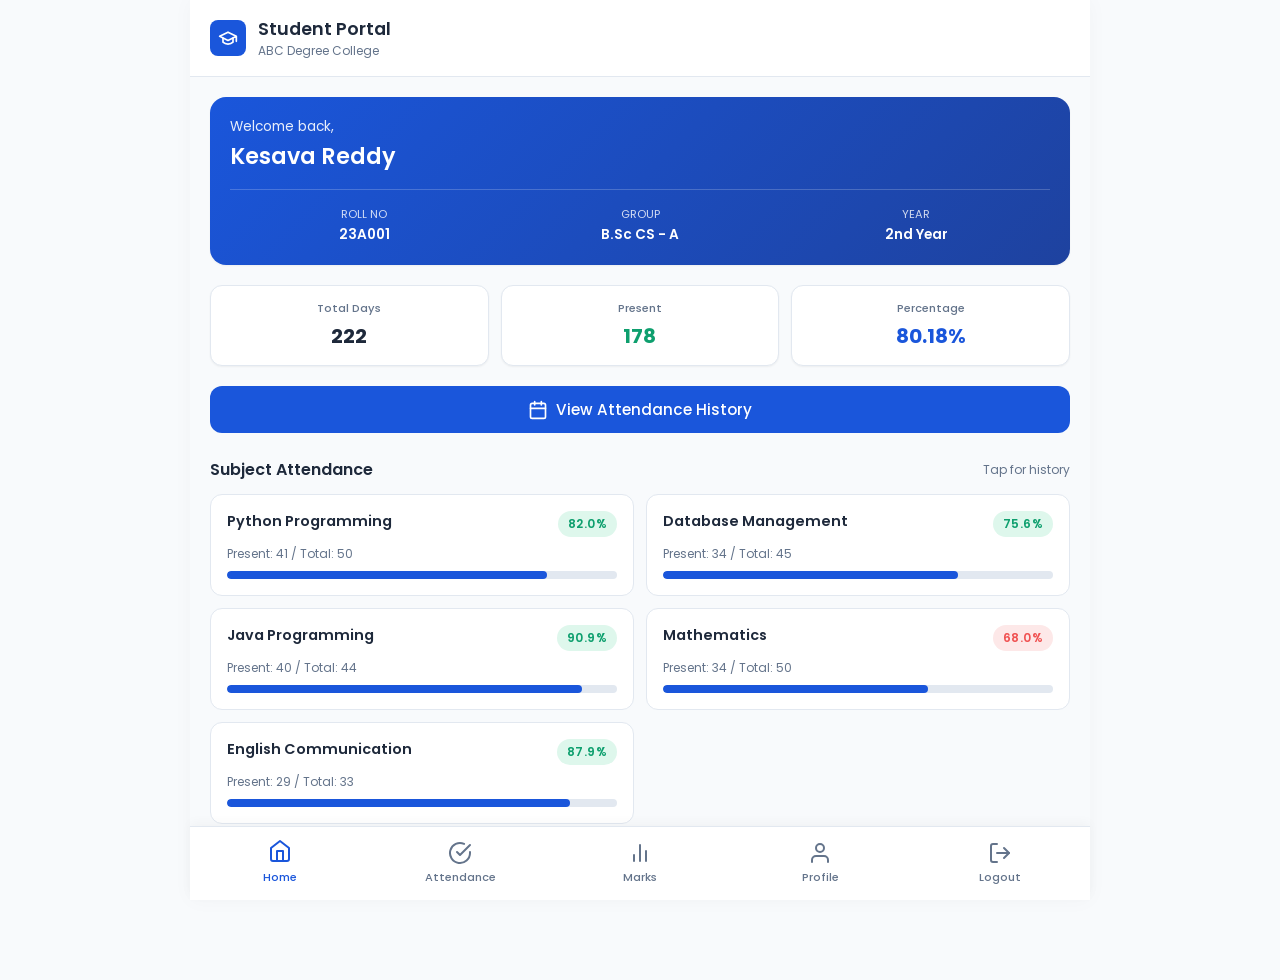
<file: student.html>
<!DOCTYPE html>
<html lang="en">
<head>
    <meta charset="UTF-8">
    <meta name="viewport" content="width=device-width, initial-scale=1.0">
    <title>Student Portal | Dashboard</title>
    <!-- Google Fonts: Poppins -->
    <link rel="preconnect" href="https://fonts.googleapis.com">
    <link rel="preconnect" href="https://fonts.gstatic.com" crossorigin>
    <link href="https://fonts.googleapis.com/css2?family=Poppins:wght@300;400;500;600;700&display=swap" rel="stylesheet">
    
    <style>
        /* ==========================================================================
           1. DESIGN SYSTEM & BASE STYLES
           ========================================================================== */
        :root {
            /* Color Palette - Clean Royal Blue Theme */
            --primary: #1A56DB;
            --primary-hover: #1E429F;
            --primary-light: #EBF5FF;
            --secondary: #475569;
            --background: #F8FAFC;
            --surface: #FFFFFF;
            --border: #E2E8F0;
            
            /* Status Colors */
            --success: #0E9F6E;
            --success-light: #DEF7EC;
            --danger: #F05252;
            --danger-light: #FDE8E8;
            --warning: #C27803;
            --warning-light: #FEF08A;
            --info: #1A56DB;
            
            /* Typography */
            --font-main: 'Poppins', -apple-system, BlinkMacSystemFont, sans-serif;
            --text-main: #1E293B;
            --text-muted: #64748B;
            --text-white: #FFFFFF;
            
            /* Elevation & Layout */
            --shadow-sm: 0 1px 2px 0 rgba(0, 0, 0, 0.05);
            --shadow-md: 0 4px 6px -1px rgba(0, 0, 0, 0.1), 0 2px 4px -1px rgba(0, 0, 0, 0.06);
            --shadow-lg: 0 10px 15px -3px rgba(0, 0, 0, 0.1), 0 4px 6px -2px rgba(0, 0, 0, 0.05);
            --radius-sm: 8px;
            --radius-md: 12px;
            --radius-lg: 16px;
            --radius-full: 9999px;
            --transition: all 0.25s cubic-bezier(0.4, 0, 0.2, 1);
        }

        * {
            margin: 0;
            padding: 0;
            box-sizing: border-box;
            font-family: var(--font-main);
            -webkit-tap-highlight-color: transparent;
        }

        body {
            background-color: var(--background);
            color: var(--text-main);
            min-height: 100vh;
            display: flex;
            justify-content: center;
            align-items: flex-start;
            padding-bottom: 80px; /* Space for bottom nav bar */
        }

        /* Responsive Container */
        .app-container {
            width: 100%;
            max-width: 600px; /* Tablet/Mobile-first card wrapper for clean desktop view */
            margin: 0 auto;
            min-height: 100vh;
            background-color: var(--background);
            position: relative;
            box-shadow: 0 0 20px rgba(0,0,0,0.03);
        }

        @media (min-width: 768px) {
            .app-container {
                max-width: 768px;
            }
        }

        @media (min-width: 1024px) {
            .app-container {
                max-width: 900px;
            }
        }

        /* SVG Icon Base Styles */
        .icon {
            width: 20px;
            height: 20px;
            fill: none;
            stroke: currentColor;
            stroke-width: 2;
            stroke-linecap: round;
            stroke-linejoin: round;
            display: inline-block;
            vertical-align: middle;
        }

        .icon-lg {
            width: 24px;
            height: 24px;
        }

        .icon-xl {
            width: 32px;
            height: 32px;
        }

        /* Header Bar */
        .app-header {
            background: var(--surface);
            padding: 16px 20px;
            border-bottom: 1px solid var(--border);
            position: sticky;
            top: 0;
            z-index: 40;
            display: flex;
            align-items: center;
            justify-content: space-between;
        }

        .header-brand {
            display: flex;
            align-items: center;
            gap: 12px;
        }

        .header-logo {
            width: 36px;
            height: 36px;
            background: var(--primary);
            color: white;
            border-radius: var(--radius-sm);
            display: flex;
            align-items: center;
            justify-content: center;
        }

        .header-title {
            font-size: 1.1rem;
            font-weight: 600;
            color: var(--text-main);
        }

        .header-subtitle {
            font-size: 0.75rem;
            color: var(--text-muted);
        }

        /* Section Routing Architecture */
        .page-section {
            display: none;
            padding: 20px;
            opacity: 0;
            transform: translateY(8px);
            transition: opacity 0.3s ease, transform 0.3s ease;
        }

        .page-section.active {
            display: block;
            opacity: 1;
            transform: translateY(0);
        }

        /* Card Elements */
        .card {
            background: var(--surface);
            border-radius: var(--radius-md);
            border: 1px solid var(--border);
            padding: 18px;
            margin-bottom: 16px;
            box-shadow: var(--shadow-sm);
        }

        .card-header {
            display: flex;
            justify-content: space-between;
            align-items: center;
            margin-bottom: 12px;
        }

        .card-title {
            font-size: 1rem;
            font-weight: 600;
            color: var(--text-main);
        }

        /* Buttons */
        .btn {
            display: inline-flex;
            align-items: center;
            justify-content: center;
            gap: 8px;
            width: 100%;
            padding: 12px 20px;
            border-radius: var(--radius-md);
            font-size: 0.95rem;
            font-weight: 500;
            border: none;
            cursor: pointer;
            transition: var(--transition);
            text-decoration: none;
        }

        .btn-primary {
            background-color: var(--primary);
            color: var(--text-white);
        }

        .btn-primary:hover:not(:disabled) {
            background-color: var(--primary-hover);
        }

        .btn-primary:disabled {
            background-color: #94A3B8;
            cursor: not-allowed;
            opacity: 0.7;
        }

        .btn-outline {
            background-color: transparent;
            border: 1px solid var(--border);
            color: var(--secondary);
        }

        .btn-outline:hover {
            background-color: #F1F5F9;
        }

        .btn-danger {
            background-color: var(--danger);
            color: var(--text-white);
        }

        /* Status Badges */
        .badge {
            display: inline-flex;
            align-items: center;
            gap: 4px;
            padding: 4px 10px;
            border-radius: var(--radius-full);
            font-size: 0.75rem;
            font-weight: 600;
            text-transform: uppercase;
            letter-spacing: 0.5px;
        }

        .badge-success {
            background-color: var(--success-light);
            color: var(--success);
        }

        .badge-danger {
            background-color: var(--danger-light);
            color: var(--danger);
        }

        .badge-warning {
            background-color: var(--warning-light);
            color: var(--warning);
        }

        .badge-info {
            background-color: var(--primary-light);
            color: var(--primary);
        }

        /* Progress Bar */
        .progress-container {
            width: 100%;
            height: 8px;
            background-color: #E2E8F0;
            border-radius: var(--radius-full);
            overflow: hidden;
            margin-top: 8px;
        }

        .progress-bar {
            height: 100%;
            background-color: var(--primary);
            border-radius: var(--radius-full);
            transition: width 0.5s ease-in-out;
        }

        /* Floating Toast Notification */
        .toast-container {
            position: fixed;
            top: 20px;
            left: 50%;
            transform: translateX(-50%);
            z-index: 1000;
            width: calc(100% - 40px);
            max-width: 400px;
            pointer-events: none;
        }

        .toast {
            background: #1E293B;
            color: white;
            padding: 12px 16px;
            border-radius: var(--radius-md);
            box-shadow: var(--shadow-lg);
            display: flex;
            align-items: center;
            gap: 12px;
            font-size: 0.875rem;
            margin-bottom: 10px;
            opacity: 0;
            transform: translateY(-20px);
            transition: all 0.3s ease;
            pointer-events: auto;
        }

        .toast.show {
            opacity: 1;
            transform: translateY(0);
        }

        /* Modal Architecture */
        .modal-backdrop {
            position: fixed;
            top: 0;
            left: 0;
            width: 100vw;
            height: 100vh;
            background: rgba(15, 23, 42, 0.5);
            backdrop-filter: blur(4px);
            z-index: 100;
            display: flex;
            align-items: center;
            justify-content: center;
            opacity: 0;
            pointer-events: none;
            transition: opacity 0.2s ease;
        }

        .modal-backdrop.active {
            opacity: 1;
            pointer-events: auto;
        }

        .modal-card {
            background: var(--surface);
            width: calc(100% - 40px);
            max-width: 440px;
            border-radius: var(--radius-lg);
            padding: 24px;
            box-shadow: var(--shadow-lg);
            transform: scale(0.95);
            transition: transform 0.2s ease;
        }

        .modal-backdrop.active .modal-card {
            transform: scale(1);
        }

        /* ==========================================================================
           2. NAVIGATION COMPONENTS
           ========================================================================== */
        .bottom-nav {
            position: fixed;
            bottom: 0;
            left: 50%;
            transform: translateX(-50%);
            width: 100%;
            max-width: 600px;
            background: var(--surface);
            border-top: 1px solid var(--border);
            display: flex;
            justify-content: space-around;
            align-items: center;
            padding: 8px 0;
            z-index: 50;
            box-shadow: 0 -4px 10px rgba(0, 0, 0, 0.03);
        }

        @media (min-width: 768px) {
            .bottom-nav { max-width: 768px; }
        }
        @media (min-width: 1024px) {
            .bottom-nav { max-width: 900px; }
        }

        .nav-item {
            display: flex;
            flex-direction: column;
            align-items: center;
            justify-content: center;
            background: none;
            border: none;
            color: var(--text-muted);
            font-size: 0.7rem;
            font-weight: 500;
            cursor: pointer;
            padding: 6px 12px;
            border-radius: var(--radius-sm);
            transition: var(--transition);
            width: 20%;
        }

        .nav-item .icon {
            margin-bottom: 4px;
            transition: var(--transition);
        }

        .nav-item.active {
            color: var(--primary);
        }

        .nav-item.active .icon {
            transform: translateY(-2px);
            stroke: var(--primary);
        }

        /* ==========================================================================
           3. HOME DASHBOARD STYLES
           ========================================================================== */
        .welcome-card {
            background: linear-gradient(135deg, #1A56DB 0%, #1E429F 100%);
            color: white;
            border: none;
            border-radius: var(--radius-lg);
            padding: 20px;
            margin-bottom: 20px;
        }

        .student-meta-grid {
            display: grid;
            grid-template-columns: repeat(3, 1fr);
            gap: 8px;
            margin-top: 16px;
            padding-top: 16px;
            border-top: 1px solid rgba(255, 255, 255, 0.2);
        }

        .meta-item {
            text-align: center;
        }

        .meta-item .label {
            font-size: 0.7rem;
            color: rgba(255, 255, 255, 0.8);
            text-transform: uppercase;
        }

        .meta-item .value {
            font-size: 0.85rem;
            font-weight: 600;
            margin-top: 2px;
        }

        /* Horizontal 3-Box Stats Layout */
        .stats-grid {
            display: grid;
            grid-template-columns: repeat(3, 1fr);
            gap: 12px;
            margin-bottom: 20px;
        }

        .stat-card {
            background: var(--surface);
            border: 1px solid var(--border);
            border-radius: var(--radius-md);
            padding: 14px 10px;
            text-align: center;
            box-shadow: var(--shadow-sm);
        }

        .stat-value {
            font-size: 1.25rem;
            font-weight: 700;
            color: var(--text-main);
            margin-top: 4px;
        }

        .stat-label {
            font-size: 0.7rem;
            color: var(--text-muted);
            font-weight: 500;
        }

        .stat-card.highlight .stat-value {
            color: var(--primary);
        }

        /* Subject Cards Layout */
        .subject-grid {
            display: grid;
            grid-template-columns: 1fr;
            gap: 12px;
        }

        @media (min-width: 600px) {
            .subject-grid {
                grid-template-columns: repeat(2, 1fr);
            }
        }

        .subject-card {
            background: var(--surface);
            border: 1px solid var(--border);
            border-radius: var(--radius-md);
            padding: 16px;
            cursor: pointer;
            transition: var(--transition);
        }

        .subject-card:hover {
            border-color: var(--primary);
            box-shadow: var(--shadow-md);
            transform: translateY(-2px);
        }

        /* Timeline / History Records */
        .history-list {
            display: flex;
            flex-direction: column;
            gap: 10px;
        }

        .history-item {
            display: flex;
            align-items: center;
            justify-content: space-between;
            padding: 12px 14px;
            background: var(--surface);
            border: 1px solid var(--border);
            border-radius: var(--radius-sm);
        }

        .history-date {
            font-weight: 600;
            font-size: 0.85rem;
        }

        .history-subtext {
            font-size: 0.75rem;
            color: var(--text-muted);
        }

        /* Filter Pills */
        .filter-bar {
            display: flex;
            gap: 8px;
            margin-bottom: 16px;
            overflow-x: auto;
            padding-bottom: 4px;
        }

        .filter-btn {
            background: var(--surface);
            border: 1px solid var(--border);
            padding: 6px 14px;
            border-radius: var(--radius-full);
            font-size: 0.75rem;
            font-weight: 500;
            color: var(--text-muted);
            cursor: pointer;
            white-space: nowrap;
        }

        .filter-btn.active {
            background: var(--primary);
            color: white;
            border-color: var(--primary);
        }

        /* ==========================================================================
           4. ATTENDANCE SUBMISSION ENGINE STYLES
           ========================================================================== */
        .session-card {
            border: 2px solid var(--primary-light);
            background: var(--surface);
            border-radius: var(--radius-lg);
            padding: 20px;
            text-align: center;
        }

        .timer-display {
            font-size: 2.25rem;
            font-weight: 700;
            color: var(--primary);
            font-variant-numeric: tabular-nums;
            margin: 12px 0;
            letter-spacing: -0.5px;
        }

        .condition-list {
            display: flex;
            flex-direction: column;
            gap: 10px;
            margin: 20px 0;
            text-align: left;
        }

        .condition-item {
            display: flex;
            align-items: center;
            gap: 12px;
            font-size: 0.85rem;
            padding: 10px 12px;
            border-radius: var(--radius-sm);
            background-color: var(--background);
        }

        .condition-icon {
            display: flex;
            align-items: center;
            justify-content: center;
            width: 24px;
            height: 24px;
            border-radius: var(--radius-full);
            flex-shrink: 0;
        }

        /* ==========================================================================
           5. MARKS VIEW STYLES
           ========================================================================== */
        .marks-table {
            width: 100%;
            border-collapse: collapse;
            text-align: left;
            font-size: 0.875rem;
        }

        .marks-table th {
            color: var(--text-muted);
            font-weight: 500;
            padding: 10px 12px;
            border-bottom: 1px solid var(--border);
            font-size: 0.75rem;
            text-transform: uppercase;
        }

        .marks-table td {
            padding: 12px;
            border-bottom: 1px solid var(--border);
        }

        .marks-table tr:last-child td {
            border-bottom: none;
        }

        /* ==========================================================================
           6. PROFILE VIEW STYLES
           ========================================================================== */
        .profile-avatar {
            width: 80px;
            height: 80px;
            border-radius: var(--radius-full);
            background: var(--primary-light);
            color: var(--primary);
            display: flex;
            align-items: center;
            justify-content: center;
            font-size: 2rem;
            font-weight: 600;
            margin: 0 auto 12px auto;
        }

        .profile-field {
            display: flex;
            justify-content: space-between;
            padding: 12px 0;
            border-bottom: 1px solid var(--border);
            font-size: 0.875rem;
        }

        .profile-field:last-child {
            border-bottom: none;
        }

        .profile-label {
            color: var(--text-muted);
        }

        .profile-value {
            font-weight: 600;
            color: var(--text-main);
        }
    </style>
</head>
<body>

    <!-- Toast Notification Container -->
    <div id="toastContainer" class="toast-container"></div>

    <!-- Main Container -->
    <div class="app-container">

        <!-- Top Header Bar -->
        <header class="app-header">
            <div class="header-brand">
                <div class="header-logo">
                    <svg class="icon" viewBox="0 0 24 24"><path d="M22 10v6M2 10l10-5 10 5-10 5z"/><path d="M6 12v5c3 3 9 3 12 0v-5"/></svg>
                </div>
                <div>
                    <div class="header-title">Student Portal</div>
                    <div class="header-subtitle" id="headerCollege">ABC Degree College</div>
                </div>
            </div>
        </header>

        <!-- ==========================================================================
             SECTION 1: HOME DASHBOARD
             ========================================================================== -->
        <section id="sec-home" class="page-section active">
            <!-- Student Header Banner -->
            <div class="card welcome-card">
                <div style="font-size: 0.85rem; opacity: 0.9;">Welcome back,</div>
                <h2 id="homeStudentName" style="font-size: 1.4rem; font-weight: 600; margin-top: 2px;">Kesava Reddy</h2>
                
                <div class="student-meta-grid">
                    <div class="meta-item">
                        <div class="label">Roll No</div>
                        <div class="value" id="homeRollNumber">23A001</div>
                    </div>
                    <div class="meta-item">
                        <div class="label">Group</div>
                        <div class="value" id="homeGroup">B.Sc CS - A</div>
                    </div>
                    <div class="meta-item">
                        <div class="label">Year</div>
                        <div class="value" id="homeYear">2nd Year</div>
                    </div>
                </div>
            </div>

            <!-- Attendance Summary 3-Box Horizontal Row -->
            <div class="stats-grid">
                <div class="stat-card">
                    <div class="stat-label">Total Days</div>
                    <div class="stat-value" id="statTotalDays">120</div>
                </div>
                <div class="stat-card">
                    <div class="stat-label">Present</div>
                    <div class="stat-value" style="color: var(--success);" id="statPresentDays">98</div>
                </div>
                <div class="stat-card highlight">
                    <div class="stat-label">Percentage</div>
                    <div class="stat-value" id="statPercentage">81.67%</div>
                </div>
            </div>

            <!-- View Attendance Action CTA -->
            <button class="btn btn-primary" onclick="openAllAttendanceView()" style="margin-bottom: 24px;">
                <svg class="icon" viewBox="0 0 24 24"><rect x="3" y="4" width="18" height="18" rx="2" ry="2"/><line x1="16" y1="2" x2="16" y2="6"/><line x1="8" y1="2" x2="8" y2="6"/><line x1="3" y1="10" x2="21" y2="10"/></svg>
                View Attendance History
            </button>

            <!-- Subject Wise Attendance Card Grid -->
            <div class="card-header">
                <span class="card-title">Subject Attendance</span>
                <span style="font-size: 0.75rem; color: var(--text-muted);">Tap for history</span>
            </div>
            
            <div class="subject-grid" id="subjectGridContainer">
                <!-- Subject Cards populated by JavaScript -->
            </div>
        </section>

        <!-- ==========================================================================
             SECTION 1B: VIEW ALL ATTENDANCE HISTORY
             ========================================================================== -->
        <section id="sec-all-attendance" class="page-section">
            <div style="display: flex; align-items: center; gap: 12px; margin-bottom: 16px;">
                <button class="btn btn-outline" onclick="navigateTo('home')" style="width: auto; padding: 8px 12px;">
                    <svg class="icon" viewBox="0 0 24 24"><line x1="19" y1="12" x2="5" y2="12"/><polyline points="12 19 5 12 12 5"/></svg>
                </button>
                <h2 style="font-size: 1.1rem; font-weight: 600;">Attendance History</h2>
            </div>

            <!-- History Filter Tabs -->
            <div class="filter-bar">
                <button class="filter-btn active" onclick="filterAttendanceHistory('all', this)">All Records</button>
                <button class="filter-btn" onclick="filterAttendanceHistory('Present', this)">Present</button>
                <button class="filter-btn" onclick="filterAttendanceHistory('Absent', this)">Absent</button>
            </div>

            <div class="history-list" id="allAttendanceList">
                <!-- Dynamic attendance items -->
            </div>
        </section>

        <!-- ==========================================================================
             SECTION 1C: DEDICATED SUBJECT DETAIL VIEW
             ========================================================================== -->
        <section id="sec-subject-detail" class="page-section">
            <div style="display: flex; align-items: center; gap: 12px; margin-bottom: 16px;">
                <button class="btn btn-outline" onclick="navigateTo('home')" style="width: auto; padding: 8px 12px;">
                    <svg class="icon" viewBox="0 0 24 24"><line x1="19" y1="12" x2="5" y2="12"/><polyline points="12 19 5 12 12 5"/></svg>
                </button>
                <h2 style="font-size: 1.1rem; font-weight: 600;" id="detailSubjectTitle">Subject Details</h2>
            </div>

            <!-- Subject Overview Card -->
            <div class="card">
                <div class="card-header">
                    <div>
                        <div style="font-size: 0.8rem; color: var(--text-muted);">Attendance Ratio</div>
                        <div style="font-size: 1.5rem; font-weight: 700; color: var(--primary);" id="detailPercentage">0%</div>
                    </div>
                    <span class="badge badge-info" id="detailRatioBadge">0/0 Classes</span>
                </div>
                <div class="progress-container">
                    <div class="progress-bar" id="detailProgressBar" style="width: 0%;"></div>
                </div>
                <div style="display: flex; justify-content: space-between; margin-top: 12px; font-size: 0.8rem;">
                    <span>Present: <strong id="detailPresentCount" style="color: var(--success);">0</strong></span>
                    <span>Absent: <strong id="detailAbsentCount" style="color: var(--danger);">0</strong></span>
                    <span>Total: <strong id="detailTotalCount">0</strong></span>
                </div>
            </div>

            <h3 style="font-size: 0.9rem; font-weight: 600; margin-bottom: 12px;">Class History Log</h3>
            <div class="history-list" id="subjectAttendanceList">
                <!-- Subject-specific dynamic log -->
            </div>
        </section>

        <!-- ==========================================================================
             SECTION 2: LIVE ATTENDANCE SUBMISSION ENGINE
             ========================================================================== -->
        <section id="sec-attendance" class="page-section">
            <div style="margin-bottom: 16px;">
                <h2 style="font-size: 1.2rem; font-weight: 600;">Active Class Session</h2>
                <p style="font-size: 0.8rem; color: var(--text-muted);">Submit your live location-verified attendance</p>
            </div>

            <div class="session-card">
                <!-- Dynamic Status Header -->
                <div id="sessionBadgeContainer">
                    <span class="badge badge-warning" id="sessionStatusBadge">Checking Session...</span>
                </div>

                <div class="timer-display" id="sessionTimerDisplay">00:00</div>
                
                <div style="font-size: 0.85rem; font-weight: 600; color: var(--text-main);" id="sessionSubject">Python Programming</div>
                <div style="font-size: 0.75rem; color: var(--text-muted); margin-top: 2px;" id="sessionLecturer">Lecturer: Mr. Kumar</div>

                <!-- Simulation & Rules Status Check Box -->
                <div class="condition-list">
                    <!-- Rule 1: Time Window -->
                    <div class="condition-item">
                        <div class="condition-icon" id="iconCondTime" style="background: var(--border);">
                            <svg class="icon" style="width:14px; height:14px;" viewBox="0 0 24 24"><circle cx="12" cy="12" r="10"/><polyline points="12 6 12 12 16 14"/></svg>
                        </div>
                        <div style="flex:1;">
                            <div style="font-weight: 600;">Session Window</div>
                            <div style="font-size: 0.75rem; color: var(--text-muted);" id="textCondTime">Checking time window...</div>
                        </div>
                    </div>

                    <!-- Rule 2: Geolocation Proximity -->
                    <div class="condition-item">
                        <div class="condition-icon" id="iconCondDistance" style="background: var(--border);">
                            <svg class="icon" style="width:14px; height:14px;" viewBox="0 0 24 24"><path d="M21 10c0 7-9 13-9 13s-9-6-9-13a9 9 0 0 1 18 0z"/><circle cx="12" cy="10" r="3"/></svg>
                        </div>
                        <div style="flex:1;">
                            <div style="font-weight: 600;">Location Proximity</div>
                            <div style="font-size: 0.75rem; color: var(--text-muted);" id="textCondDistance">Calculating distance...</div>
                        </div>
                    </div>

                    <!-- Rule 3: Single Submission Check -->
                    <div class="condition-item">
                        <div class="condition-icon" id="iconCondSubmitted" style="background: var(--border);">
                            <svg class="icon" style="width:14px; height:14px;" viewBox="0 0 24 24"><polyline points="20 6 9 17 4 12"/></svg>
                        </div>
                        <div style="flex:1;">
                            <div style="font-weight: 600;">Submission Status</div>
                            <div style="font-size: 0.75rem; color: var(--text-muted);" id="textCondSubmitted">Not submitted yet</div>
                        </div>
                    </div>
                </div>

                <!-- Action Button -->
                <button class="btn btn-primary" id="btnSubmitAttendance" onclick="handleAttendanceSubmission()" disabled>
                    Submit Attendance
                </button>

                <!-- Location Simulation Override Controls -->
                <div style="margin-top: 16px; padding-top: 12px; border-top: 1px dashed var(--border); text-align: left;">
                    <div style="font-size: 0.7rem; color: var(--text-muted); font-weight: 600; text-transform: uppercase;">Distance Simulation Toggle</div>
                    <div style="display: flex; gap: 8px; margin-top: 6px;">
                        <button class="btn btn-outline" style="padding: 4px 8px; font-size: 0.75rem;" onclick="setSimulatedDistance(32)">In Range (32m)</button>
                        <button class="btn btn-outline" style="padding: 4px 8px; font-size: 0.75rem;" onclick="setSimulatedDistance(87)">Out of Range (87m)</button>
                    </div>
                </div>
            </div>
        </section>

        <!-- ==========================================================================
             SECTION 3: MARKS VIEW
             ========================================================================== -->
        <section id="sec-marks" class="page-section">
            <div style="margin-bottom: 16px;">
                <h2 style="font-size: 1.2rem; font-weight: 600;">Internal Marks Summary</h2>
                <p style="font-size: 0.8rem; color: var(--text-muted);">View-only evaluation report card</p>
            </div>

            <!-- Marks Statistics Box -->
            <div class="card" style="background: var(--primary-light); border-color: rgba(26, 86, 219, 0.2);">
                <div style="display: grid; grid-template-columns: repeat(3, 1fr); text-align: center;">
                    <div>
                        <div style="font-size: 0.7rem; color: var(--text-muted);">TOTAL MARKS</div>
                        <div style="font-size: 1.1rem; font-weight: 700; color: var(--primary);" id="marksTotal">178/200</div>
                    </div>
                    <div>
                        <div style="font-size: 0.7rem; color: var(--text-muted);">AVERAGE</div>
                        <div style="font-size: 1.1rem; font-weight: 700; color: var(--primary);" id="marksAvg">89.0%</div>
                    </div>
                    <div>
                        <div style="font-size: 0.7rem; color: var(--text-muted);">GRADE</div>
                        <div style="font-size: 1.1rem; font-weight: 700; color: var(--success);" id="marksGrade">A+</div>
                    </div>
                </div>
            </div>

            <!-- Marks Detail Table Container -->
            <div class="card" style="padding: 0; overflow: hidden;">
                <table class="marks-table">
                    <thead>
                        <tr>
                            <th>Subject</th>
                            <th>Internal</th>
                            <th>Max</th>
                            <th>Grade</th>
                        </tr>
                    </thead>
                    <tbody id="marksTableBody">
                        <!-- Populated by JS -->
                    </tbody>
                </table>
            </div>

            <!-- Lecturer Note -->
            <div style="display: flex; gap: 8px; align-items: center; margin-top: 12px; padding: 10px; background: #FFFBEB; border: 1px solid #FCD34D; border-radius: var(--radius-sm); font-size: 0.75rem; color: #92400E;">
                <svg class="icon" style="flex-shrink:0;" viewBox="0 0 24 24"><circle cx="12" cy="12" r="10"/><line x1="12" y1="8" x2="12" y2="12"/><line x1="12" y1="16" x2="12.01" y2="16"/></svg>
                <span>Internal marks are compiled and updated directly by subject lecturers.</span>
            </div>
        </section>

        <!-- ==========================================================================
             SECTION 4: PROFILE VIEW
             ========================================================================== -->
        <section id="sec-profile" class="page-section">
            <div class="card" style="text-align: center;">
                <div class="profile-avatar" id="profileInitials">KR</div>
                <h2 style="font-size: 1.2rem; font-weight: 600;" id="profileName">Kesava Reddy</h2>
                <div style="font-size: 0.8rem; color: var(--text-muted);" id="profileCollege">ABC Degree College</div>
            </div>

            <div class="card">
                <div class="card-header">
                    <span class="card-title">Academic Details</span>
                </div>
                <div class="profile-field">
                    <span class="profile-label">Student ID</span>
                    <span class="profile-value" id="profileStudentId">STU0001</span>
                </div>
                <div class="profile-field">
                    <span class="profile-label">Roll Number</span>
                    <span class="profile-value" id="profileRollNo">23A001</span>
                </div>
                <div class="profile-field">
                    <span class="profile-label">Academic Group</span>
                    <span class="profile-value" id="profileGroup">B.Sc CS - A</span>
                </div>
                <div class="profile-field">
                    <span class="profile-label">Current Year</span>
                    <span class="profile-value" id="profileYear">2nd Year</span>
                </div>
            </div>

            <button class="btn btn-danger" onclick="confirmLogout()">
                <svg class="icon" viewBox="0 0 24 24"><path d="M9 21H5a2 2 0 0 1-2-2V5a2 2 0 0 1 2-2h4"/><polyline points="16 17 21 12 16 7"/><line x1="21" y1="12" x2="9" y2="12"/></svg>
                Logout Session
            </button>
        </section>

        <!-- Fixed 5-Button Bottom Navigation Bar -->
        <nav class="bottom-nav">
            <button class="nav-item active" onclick="navigateTo('home')">
                <svg class="icon icon-lg" viewBox="0 0 24 24"><path d="M3 9l9-7 9 7v11a2 2 0 0 1-2 2H5a2 2 0 0 1-2-2z"/><polyline points="9 22 9 12 15 12 15 22"/></svg>
                <span>Home</span>
            </button>
            <button class="nav-item" onclick="navigateTo('attendance')">
                <svg class="icon icon-lg" viewBox="0 0 24 24"><path d="M22 11.08V12a10 10 0 1 1-5.93-9.14"/><polyline points="22 4 12 14.01 9 11.01"/></svg>
                <span>Attendance</span>
            </button>
            <button class="nav-item" onclick="navigateTo('marks')">
                <svg class="icon icon-lg" viewBox="0 0 24 24"><line x1="18" y1="20" x2="18" y2="10"/><line x1="12" y1="20" x2="12" y2="4"/><line x1="6" y1="20" x2="6" y2="14"/></svg>
                <span>Marks</span>
            </button>
            <button class="nav-item" onclick="navigateTo('profile')">
                <svg class="icon icon-lg" viewBox="0 0 24 24"><path d="M20 21v-2a4 4 0 0 0-4-4H8a4 4 0 0 0-4 4v2"/><circle cx="12" cy="7" r="4"/></svg>
                <span>Profile</span>
            </button>
            <button class="nav-item" onclick="confirmLogout()">
                <svg class="icon icon-lg" viewBox="0 0 24 24"><path d="M9 21H5a2 2 0 0 1-2-2V5a2 2 0 0 1 2-2h4"/><polyline points="16 17 21 12 16 7"/><line x1="21" y1="12" x2="9" y2="12"/></svg>
                <span>Logout</span>
            </button>
        </nav>

    </div>

    <!-- Confirmation Modal Architecture -->
    <div id="logoutModal" class="modal-backdrop">
        <div class="modal-card">
            <h3 style="font-size: 1.1rem; font-weight: 600; margin-bottom: 8px;">Confirm Logout</h3>
            <p style="font-size: 0.85rem; color: var(--text-muted); margin-bottom: 20px;">Are you sure you want to log out of your student portal?</p>
            <div style="display: flex; gap: 10px;">
                <button class="btn btn-outline" onclick="closeLogoutModal()">Cancel</button>
                <button class="btn btn-danger" onclick="executeLogout()">Logout</button>
            </div>
        </div>
    </div>

    <!-- ==========================================================================
         JAVASCRIPT LOGIC & FRONTEND CONTROLLER
         ========================================================================== -->
    <script>
        /* ==========================================================================
           DATA LAYER (Modular design structured for ready integration with API backend)
           ========================================================================== */

        // Default seed data (used only when localStorage has no saved student portal data)
        const DEFAULT_STUDENT_PROFILE = {
            id: "STU0001",
            name: "Kesava Reddy",
            rollNumber: "23A001",
            college: "ABC Degree College",
            group: "B.Sc CS - A",
            year: "2nd Year"
        };

        const DEFAULT_SUBJECTS = [
            { id: "python", name: "Python Programming", totalClasses: 50, present: 41, absent: 9 },
            { id: "dbms", name: "Database Management", totalClasses: 45, present: 34, absent: 11 },
            { id: "java", name: "Java Programming", totalClasses: 44, present: 40, absent: 4 },
            { id: "maths", name: "Mathematics", totalClasses: 50, present: 34, absent: 16 },
            { id: "english", name: "English Communication", totalClasses: 33, present: 29, absent: 4 }
        ];

        const DEFAULT_ATTENDANCE_HISTORY = [
            { id: "101", date: "01 Aug 2026", day: "Saturday", subject: "Python Programming", status: "Present", time: "10:04 AM" },
            { id: "102", date: "02 Aug 2026", day: "Sunday", subject: "Database Management", status: "Present", time: "11:02 AM" },
            { id: "103", date: "03 Aug 2026", day: "Monday", subject: "Mathematics", status: "Absent", time: "09:00 AM" },
            { id: "104", date: "04 Aug 2026", day: "Tuesday", subject: "Java Programming", status: "Present", time: "10:01 AM" },
            { id: "105", date: "05 Aug 2026", day: "Wednesday", subject: "Python Programming", status: "Present", time: "10:05 AM" },
            { id: "106", date: "06 Aug 2026", day: "Thursday", subject: "English Communication", status: "Present", time: "02:00 PM" },
            { id: "107", date: "07 Aug 2026", day: "Friday", subject: "Database Management", status: "Absent", time: "11:00 AM" }
        ];

        const DEFAULT_MARKS = [
            { subject: "Python Programming", internal: 38, max: 40, grade: "A+" },
            { subject: "Database Management", internal: 35, max: 40, grade: "A" },
            { subject: "Java Programming", internal: 37, max: 40, grade: "A+" },
            { subject: "Mathematics", internal: 32, max: 40, grade: "B+" },
            { subject: "English Communication", internal: 36, max: 40, grade: "A" }
        ];

        // Active runtime data (loaded from / saved to localStorage)
        let studentProfileData = { ...DEFAULT_STUDENT_PROFILE };
        let subjectsData = JSON.parse(JSON.stringify(DEFAULT_SUBJECTS));
        let attendanceHistoryData = JSON.parse(JSON.stringify(DEFAULT_ATTENDANCE_HISTORY));
        let studentMarksData = JSON.parse(JSON.stringify(DEFAULT_MARKS));

        // Dynamic Active Attendance Session Object (Controlled by simulated lecturer state)
        // Window configured dynamically around current time for prototype testing
        let activeAttendanceSession = {
            sessionId: "ATT20260811001",
            lecturer: "Mr. Kumar",
            subject: "Python Programming",
            group: "B.Sc CS - A",
            startTime: new Date(Date.now() - 2 * 60 * 1000), // Started 2 mins ago
            endTime: new Date(Date.now() + 8 * 60 * 1000),   // Ends in 8 mins
            allowedRadius: 50, // Meters
            active: true
        };

        // Geolocation Simulation & Tracking Variables
        let simulatedDistanceMeters = 32; // Default inside range (50m radius)
        let timerInterval = null;

        /* ==========================================================================
           LOCAL STORAGE HELPERS (all portal data persisted here)
           ========================================================================== */

        function portalStorageKey(studentId, suffix) {
            return `student_portal_${studentId || "guest"}_${suffix}`;
        }

        function loadFromLocalStorage(key, fallback) {
            try {
                const raw = localStorage.getItem(key);
                if (raw === null || raw === undefined) return fallback;
                return JSON.parse(raw);
            } catch (e) {
                return fallback;
            }
        }

        function saveToLocalStorage(key, value) {
            try {
                localStorage.setItem(key, JSON.stringify(value));
            } catch (e) {}
        }

        function getActiveStudentId() {
            return (studentProfileData && studentProfileData.id) ? studentProfileData.id : "guest";
        }

        /** Save all student portal datasets for the current student into localStorage */
        function persistAllStudentData() {
            const sid = getActiveStudentId();
            saveToLocalStorage(portalStorageKey(sid, "profile"), studentProfileData);
            saveToLocalStorage(portalStorageKey(sid, "subjects"), subjectsData);
            saveToLocalStorage(portalStorageKey(sid, "attendance"), attendanceHistoryData);
            saveToLocalStorage(portalStorageKey(sid, "marks"), studentMarksData);
            saveToLocalStorage(portalStorageKey(sid, "session"), {
                sessionId: activeAttendanceSession.sessionId,
                lecturer: activeAttendanceSession.lecturer,
                subject: activeAttendanceSession.subject,
                group: activeAttendanceSession.group,
                allowedRadius: activeAttendanceSession.allowedRadius,
                active: activeAttendanceSession.active
            });
        }

        /** Load all student portal datasets from localStorage (seed defaults if empty) */
        function loadAllStudentData(studentId) {
            const sid = studentId || getActiveStudentId();
            studentProfileData = loadFromLocalStorage(portalStorageKey(sid, "profile"), { ...DEFAULT_STUDENT_PROFILE, id: sid });
            subjectsData = loadFromLocalStorage(portalStorageKey(sid, "subjects"), JSON.parse(JSON.stringify(DEFAULT_SUBJECTS)));
            attendanceHistoryData = loadFromLocalStorage(portalStorageKey(sid, "attendance"), JSON.parse(JSON.stringify(DEFAULT_ATTENDANCE_HISTORY)));
            studentMarksData = loadFromLocalStorage(portalStorageKey(sid, "marks"), JSON.parse(JSON.stringify(DEFAULT_MARKS)));

            // Ensure profile id stays aligned
            if (!studentProfileData.id) studentProfileData.id = sid;

            // Persist seed data the first time so storage is always populated
            persistAllStudentData();
        }

        /* ==========================================================================
           SERVICES & API CONTROLLER LAYER (Ready to swap with Python Backend API)
           ========================================================================== */
        
        function getStudentData() { return studentProfileData; }
        function getSubjects() { return subjectsData; }
        function getAttendance() { return attendanceHistoryData; }
        function getMarks() { return studentMarksData; }
        function getActiveAttendanceSession() { return activeAttendanceSession; }

        /**
         * Checks LocalStorage to verify if user has already submitted attendance
         * @param {string} studentId 
         * @param {string} sessionId 
         * @returns {boolean}
         */
        function checkSubmissionStatus(studentId, sessionId) {
            const key = `attendance_submitted_${studentId}_${sessionId}`;
            return localStorage.getItem(key) === "true";
        }

        /**
         * Persists submission record locally (Simulating Backend DB Commit)
         */
        function submitAttendance(studentId, sessionId) {
            const key = `attendance_submitted_${studentId}_${sessionId}`;
            localStorage.setItem(key, "true");
            
            // Append record to local history store
            const now = new Date();
            const timeStr = now.toLocaleTimeString([], { hour: '2-digit', minute: '2-digit' });
            const dateStr = now.toLocaleDateString("en-GB", { day: "2-digit", month: "short", year: "numeric" });
            const dayStr = now.toLocaleDateString("en-US", { weekday: "long" });
            
            attendanceHistoryData.unshift({
                id: String(Date.now()),
                date: dateStr,
                day: dayStr,
                subject: activeAttendanceSession.subject,
                status: "Present",
                time: timeStr
            });

            // Update Subject present count
            let pySub = subjectsData.find(s => s.id === "python");
            if(pySub) {
                pySub.present += 1;
                pySub.totalClasses += 1;
            }

            // Persist all portal data to localStorage
            persistAllStudentData();
        }

        /* ==========================================================================
           UI NAVIGATION & ROUTING
           ========================================================================== */

        /**
         * Switches visible application page section smoothly
         * @param {string} targetSectionId 
         */
        function navigateTo(targetSectionId) {
            // Hide all sections
            const sections = document.querySelectorAll('.page-section');
            sections.forEach(sec => sec.classList.remove('active'));

            // Show target section
            const target = document.getElementById(`sec-${targetSectionId}`);
            if(target) {
                target.classList.add('active');
            }

            // Update active state in bottom nav
            const navItems = document.querySelectorAll('.nav-item');
            navItems.forEach(item => {
                item.classList.remove('active');
                if(item.getAttribute('onclick') && item.getAttribute('onclick').includes(targetSectionId)) {
                    item.classList.add('active');
                }
            });

            // Refresh view components when navigated
            if(targetSectionId === 'home') renderDashboard();
            if(targetSectionId === 'attendance') renderAttendanceSessionView();
            if(targetSectionId === 'marks') renderMarksView();
            if(targetSectionId === 'profile') renderProfileView();

            window.scrollTo(0,0);
        }

        /* ==========================================================================
           HOME DASHBOARD RENDERER
           ========================================================================== */
        function renderDashboard() {
            const student = getStudentData();
            
            // Header & Welcome Card Bindings
            document.getElementById('homeStudentName').textContent = student.name;
            document.getElementById('homeRollNumber').textContent = student.rollNumber;
            document.getElementById('homeGroup').textContent = student.group;
            document.getElementById('homeYear').textContent = student.year;
            document.getElementById('headerCollege').textContent = student.college;

            // Stats Calculations
            const subjects = getSubjects();
            let totalClassesSum = 0;
            let totalPresentSum = 0;

            subjects.forEach(sub => {
                totalClassesSum += sub.totalClasses;
                totalPresentSum += sub.present;
            });

            const overallPct = totalClassesSum > 0 ? ((totalPresentSum / totalClassesSum) * 100).toFixed(2) : "0.00";

            document.getElementById('statTotalDays').textContent = totalClassesSum;
            document.getElementById('statPresentDays').textContent = totalPresentSum;
            document.getElementById('statPercentage').textContent = `${overallPct}%`;

            // Render Subject Cards
            const container = document.getElementById('subjectGridContainer');
            container.innerHTML = '';

            subjects.forEach(sub => {
                const pct = ((sub.present / sub.totalClasses) * 100).toFixed(1);
                
                const card = document.createElement('div');
                card.className = 'subject-card';
                card.onclick = () => openSubjectDetail(sub.id);

                card.innerHTML = `
                    <div style="display:flex; justify-content:space-between; align-items:flex-start; margin-bottom:8px;">
                        <h4 style="font-size:0.9rem; font-weight:600; color:var(--text-main);">${sub.name}</h4>
                        <span class="badge ${pct >= 75 ? 'badge-success' : 'badge-danger'}">${pct}%</span>
                    </div>
                    <div style="font-size:0.75rem; color:var(--text-muted); margin-bottom:6px;">
                        Present: ${sub.present} / Total: ${sub.totalClasses}
                    </div>
                    <div class="progress-container">
                        <div class="progress-bar" style="width: ${pct}%;"></div>
                    </div>
                `;
                container.appendChild(card);
            });
        }

        /* ==========================================================================
           ALL ATTENDANCE VIEW & FILTERS
           ========================================================================== */
        function openAllAttendanceView() {
            navigateTo('all-attendance');
            renderAttendanceList('all');
        }

        function filterAttendanceHistory(filter, btnElement) {
            // Update active pill state
            const buttons = document.querySelectorAll('.filter-bar .filter-btn');
            buttons.forEach(btn => btn.classList.remove('active'));
            btnElement.classList.add('active');

            renderAttendanceList(filter);
        }

        function renderAttendanceList(filter) {
            const listContainer = document.getElementById('allAttendanceList');
            listContainer.innerHTML = '';

            let records = getAttendance();

            if(filter !== 'all') {
                records = records.filter(r => r.status.toLowerCase() === filter.toLowerCase());
            }

            if(records.length === 0) {
                listContainer.innerHTML = `<div style="text-align:center; padding:30px; color:var(--text-muted); font-size:0.85rem;">No attendance records found.</div>`;
                return;
            }

            records.forEach(rec => {
                const item = document.createElement('div');
                item.className = 'history-item';
                item.innerHTML = `
                    <div>
                        <div class="history-date">${rec.date} <span style="font-weight:400; font-size:0.75rem; color:var(--text-muted);">(${rec.day})</span></div>
                        <div class="history-subtext">${rec.subject} • ${rec.time}</div>
                    </div>
                    <span class="badge ${rec.status === 'Present' ? 'badge-success' : 'badge-danger'}">${rec.status}</span>
                `;
                listContainer.appendChild(item);
            });
        }

        /* ==========================================================================
           SUBJECT SPECIFIC DETAIL VIEW
           ========================================================================== */
        function openSubjectDetail(subjectId) {
            const subjects = getSubjects();
            const subject = subjects.find(s => s.id === subjectId);
            if(!subject) return;

            document.getElementById('detailSubjectTitle').textContent = `${subject.name} Attendance`;
            
            const pct = ((subject.present / subject.totalClasses) * 100).toFixed(1);
            document.getElementById('detailPercentage').textContent = `${pct}%`;
            document.getElementById('detailRatioBadge').textContent = `${subject.present}/${subject.totalClasses} Classes`;
            document.getElementById('detailProgressBar').style.width = `${pct}%`;
            
            document.getElementById('detailPresentCount').textContent = subject.present;
            document.getElementById('detailAbsentCount').textContent = subject.absent;
            document.getElementById('detailTotalCount').textContent = subject.totalClasses;

            // Filter history ONLY for selected subject
            const listContainer = document.getElementById('subjectAttendanceList');
            listContainer.innerHTML = '';

            const filteredHistory = getAttendance().filter(r => r.subject.toLowerCase() === subject.name.toLowerCase());

            if(filteredHistory.length === 0) {
                listContainer.innerHTML = `<div style="text-align:center; padding:20px; color:var(--text-muted); font-size:0.85rem;">No specific history logs found for this subject.</div>`;
            } else {
                filteredHistory.forEach(rec => {
                    const item = document.createElement('div');
                    item.className = 'history-item';
                    item.innerHTML = `
                        <div>
                            <div class="history-date">${rec.date}</div>
                            <div class="history-subtext">${rec.day} • ${rec.time}</div>
                        </div>
                        <span class="badge ${rec.status === 'Present' ? 'badge-success' : 'badge-danger'}">${rec.status}</span>
                    `;
                    listContainer.appendChild(item);
                });
            }

            // Navigate to view section
            const sections = document.querySelectorAll('.page-section');
            sections.forEach(sec => sec.classList.remove('active'));
            document.getElementById('sec-subject-detail').classList.add('active');
            window.scrollTo(0,0);
        }

        /* ==========================================================================
           LIVE ATTENDANCE ENGINE & VALIDATION ENGINE
           ========================================================================== */
        function renderAttendanceSessionView() {
            const session = getActiveAttendanceSession();
            const student = getStudentData();

            document.getElementById('sessionSubject').textContent = session.subject;
            document.getElementById('sessionLecturer').textContent = `Lecturer: ${session.lecturer}`;

            // Initialize browser GPS if available
            if ("geolocation" in navigator) {
                navigator.geolocation.getCurrentPosition(
                    (position) => {
                        // Prototype note: In live implementation, compute actual distance formula (Haversine) 
                        // against backend session lat/long coordinates.
                        evaluateSessionRules();
                    },
                    (error) => {
                        // Fallback to simulated distance
                        evaluateSessionRules();
                    }
                );
            } else {
                evaluateSessionRules();
            }

            startTimer();
        }

        function setSimulatedDistance(distMeters) {
            simulatedDistanceMeters = distMeters;
            evaluateSessionRules();
            showToast(`Simulated distance set to ${distMeters}m`);
        }

        function startTimer() {
            if(timerInterval) clearInterval(timerInterval);

            function updateTimer() {
                const now = new Date();
                const session = getActiveAttendanceSession();
                const remainingMs = session.endTime - now;

                if (remainingMs <= 0) {
                    document.getElementById('sessionTimerDisplay').textContent = "00:00";
                    evaluateSessionRules();
                    clearInterval(timerInterval);
                } else {
                    const mins = Math.floor(remainingMs / 60000);
                    const secs = Math.floor((remainingMs % 60000) / 1000);
                    document.getElementById('sessionTimerDisplay').textContent = 
                        `${String(mins).padStart(2, '0')}:${String(secs).padStart(2, '0')}`;
                }
            }

            updateTimer();
            timerInterval = setInterval(updateTimer, 1000);
        }

        /**
         * core Validation Rule Engine
         */
        function evaluateSessionRules() {
            const session = getActiveAttendanceSession();
            const student = getStudentData();
            const now = new Date();

            // Condition Checkers
            const isTimeValid = (now >= session.startTime && now <= session.endTime);
            const isDistanceValid = simulatedDistanceMeters <= session.allowedRadius;
            const isAlreadySubmitted = checkSubmissionStatus(student.id, session.sessionId);

            // Element References
            const statusBadge = document.getElementById('sessionStatusBadge');
            const submitBtn = document.getElementById('btnSubmitAttendance');

            const iconTime = document.getElementById('iconCondTime');
            const textTime = document.getElementById('textCondTime');

            const iconDistance = document.getElementById('iconCondDistance');
            const textDistance = document.getElementById('textCondDistance');

            const iconSubmitted = document.getElementById('iconCondSubmitted');
            const textSubmitted = document.getElementById('textCondSubmitted');

            // 1. Evaluate Time Condition UI
            if (now < session.startTime) {
                textTime.textContent = "Attendance Session Not Started";
                setIconState(iconTime, 'warning');
            } else if (now > session.endTime) {
                textTime.textContent = "Attendance Session Expired Window Closed";
                setIconState(iconTime, 'danger');
            } else {
                textTime.textContent = "Session Open (10:00 AM – 10:10 AM)";
                setIconState(iconTime, 'success');
            }

            // 2. Evaluate Distance Condition UI
            textDistance.textContent = `Distance: ${simulatedDistanceMeters}m (Allowed: Within ${session.allowedRadius}m)`;
            if (isDistanceValid) {
                setIconState(iconDistance, 'success');
            } else {
                setIconState(iconDistance, 'danger');
            }

            // 3. Evaluate Submission Record UI
            if (isAlreadySubmitted) {
                textSubmitted.textContent = "Attendance Already Submitted";
                setIconState(iconSubmitted, 'success');
            } else {
                textSubmitted.textContent = "Not Submitted Yet";
                setIconState(iconSubmitted, 'neutral');
            }

            // Global State Machine Decision
            if (isAlreadySubmitted) {
                statusBadge.className = "badge badge-success";
                statusBadge.textContent = "ATTENDANCE SUBMITTED";
                submitBtn.disabled = true;
                submitBtn.textContent = "Already Marked";
            } else if (!isTimeValid) {
                statusBadge.className = "badge badge-danger";
                statusBadge.textContent = "SESSION EXPIRED";
                submitBtn.disabled = true;
                submitBtn.textContent = "Window Closed";
            } else if (!isDistanceValid) {
                statusBadge.className = "badge badge-warning";
                statusBadge.textContent = "OUTSIDE ALLOWED RANGE";
                submitBtn.disabled = true;
                submitBtn.textContent = "Move Closer To Classroom";
            } else {
                statusBadge.className = "badge badge-info";
                statusBadge.textContent = "ATTENDANCE OPEN";
                submitBtn.disabled = false;
                submitBtn.textContent = "Submit Attendance";
            }
        }

        function setIconState(element, state) {
            if (state === 'success') {
                element.style.background = "var(--success-light)";
                element.style.color = "var(--success)";
            } else if (state === 'danger') {
                element.style.background = "var(--danger-light)";
                element.style.color = "var(--danger)";
            } else if (state === 'warning') {
                element.style.background = "var(--warning-light)";
                element.style.color = "var(--warning)";
            } else {
                element.style.background = "var(--border)";
                element.style.color = "var(--secondary)";
            }
        }

        function handleAttendanceSubmission() {
            const session = getActiveAttendanceSession();
            const student = getStudentData();

            // Perform submission persistence
            submitAttendance(student.id, session.sessionId);

            showToast("Attendance Submitted Successfully!");
            evaluateSessionRules();
        }

        /* ==========================================================================
           MARKS VIEW RENDERER
           ========================================================================== */
        function renderMarksView() {
            const marksData = getMarks();
            const tbody = document.getElementById('marksTableBody');
            tbody.innerHTML = '';

            let grandTotal = 0;
            let grandMax = 0;

            marksData.forEach(item => {
                grandTotal += item.internal;
                grandMax += item.max;

                const tr = document.createElement('tr');
                tr.innerHTML = `
                    <td style="font-weight:600; color:var(--text-main);">${item.subject}</td>
                    <td>${item.internal}</td>
                    <td style="color:var(--text-muted);">${item.max}</td>
                    <td><span class="badge badge-info">${item.grade}</span></td>
                `;
                tbody.appendChild(tr);
            });

            const avgPct = ((grandTotal / grandMax) * 100).toFixed(1);
            document.getElementById('marksTotal').textContent = `${grandTotal}/${grandMax}`;
            document.getElementById('marksAvg').textContent = `${avgPct}%`;
            document.getElementById('marksGrade').textContent = avgPct >= 90 ? 'A+' : avgPct >= 80 ? 'A' : 'B';
        }

        /* ==========================================================================
           PROFILE VIEW RENDERER
           ========================================================================== */
        function renderProfileView() {
            const student = getStudentData();
            document.getElementById('profileName').textContent = student.name;
            document.getElementById('profileCollege').textContent = student.college;
            document.getElementById('profileStudentId').textContent = student.id;
            document.getElementById('profileRollNo').textContent = student.rollNumber;
            document.getElementById('profileGroup').textContent = student.group;
            document.getElementById('profileYear').textContent = student.year;

            // Dynamic initials for avatar box
            const initials = student.name.split(' ').map(n => n[0]).join('');
            document.getElementById('profileInitials').textContent = initials;
        }

        /* ==========================================================================
           MODAL & TOAST UI UTILITIES
           ========================================================================== */
        function showToast(message) {
            const container = document.getElementById('toastContainer');
            const toast = document.createElement('div');
            toast.className = 'toast';
            toast.innerHTML = `
                <svg class="icon" style="color:var(--success)" viewBox="0 0 24 24"><path d="M22 11.08V12a10 10 0 1 1-5.93-9.14"/><polyline points="22 4 12 14.01 9 11.01"/></svg>
                <span>${message}</span>
            `;
            container.appendChild(toast);

            setTimeout(() => toast.classList.add('show'), 10);
            setTimeout(() => {
                toast.classList.remove('show');
                setTimeout(() => toast.remove(), 300);
            }, 3000);
        }

        function confirmLogout() {
            document.getElementById('logoutModal').classList.add('active');
        }

        function closeLogoutModal() {
            document.getElementById('logoutModal').classList.remove('active');
        }

        function executeLogout() {
            closeLogoutModal();
            showToast("Logged out successfully");
            setTimeout(() => {
                localStorage.removeItem("currentStudentSession");
                window.location.href = "index.html";
            }, 1000);
        }

        /* ==========================================================================
           APPLICATION INITIALIZATION ENTRY POINT
           ========================================================================== */
        document.addEventListener('DOMContentLoaded', () => {
            let sessionStudentId = DEFAULT_STUDENT_PROFILE.id;
            try {
                const session = JSON.parse(localStorage.getItem("currentStudentSession") || "null");
                if (session && session.role === "student") {
                    sessionStudentId = session.id || sessionStudentId;
                    // Merge login session identity into profile before loading portal store
                    studentProfileData = {
                        id: session.id || studentProfileData.id,
                        name: session.name || studentProfileData.name,
                        rollNumber: session.roll || session.rollNumber || studentProfileData.rollNumber,
                        college: session.college || studentProfileData.college,
                        group: session.department || session.group || studentProfileData.group,
                        year: session.year || studentProfileData.year
                    };
                    // Save identity into localStorage profile key immediately
                    saveToLocalStorage(portalStorageKey(sessionStudentId, "profile"), studentProfileData);
                }
            } catch (e) {}

            // Load subjects / attendance / marks (and profile) from localStorage for this student
            loadAllStudentData(sessionStudentId);
            renderDashboard();
        });
    </script>
</body>
</html>
</file>
<file: styles.css>
*{
box-sizing:border-box;
margin:0;
padding:0;
-webkit-tap-highlight-color: transparent;
}

body{
font-family:'Plus Jakarta Sans',sans-serif;
background:#0a0a0a;
color:#f5e6a3;
min-height:100vh;
}

button,input,select{
font-family:inherit;
border:none;
outline:none;
}

button{
cursor:pointer;
transition: all 0.25s ease;
}

button:active {
transform: scale(0.96);
}

.screen{
min-height:100vh;
display:flex;
justify-content:center;
align-items:center;
padding:16px;
background: linear-gradient(180deg, #1a1a1a 0%, #0a0a0a 50%, #141414 100%);
}

/* Vibrant Glassmorphic ATM Card UI */
.card{
width:100%;
max-width:440px;
background: #141414;
backdrop-filter: blur(16px);
border: 1px solid #d4af37;
border-radius: 28px;
padding: 28px 24px;
box-shadow: 0 16px 40px -12px rgba(0, 0, 0, 0.5);
}

.logo{
width:64px;
height:64px;
border-radius:20px;
background: linear-gradient(135deg, #d4af37, #f5e6a3);
color:white;
display:flex;
align-items:center;
justify-content:center;
font-size:28px;
margin-bottom:20px;
box-shadow: 0 10px 25px -5px rgba(212, 175, 55, 0.5);
}

h1{
font-size:28px;
font-weight:800;
margin-bottom:6px;
background: linear-gradient(to right, #f5e6a3, #d4af37);
-webkit-background-clip: text;
-webkit-text-fill-color: transparent;
}

.subtitle{
color:#e8c547;
font-size:14px;
margin-bottom:24px;
}

.input-group{
margin-bottom:18px;
position:relative;
}

label{
display:block;
font-size:12px;
font-weight:700;
text-transform: uppercase;
letter-spacing: 0.5px;
margin-bottom:8px;
color:#e8c547;
}

input, select{
width:100%;
padding:16px;
background: #1a1a1a;
border: 1px solid #d4af37;
border-radius:16px;
font-size:15px;
color: #f5e6a3;
transition: all 0.3s ease;
}

input:focus, select:focus{
border-color:#d4af37;
box-shadow:0 0 0 4px rgba(212, 175, 55, 0.22);
background: #141414;
}

input[readonly]{
background: #1f1f1f;
color:#e8c547;
}

.password-wrap{
position:relative;
}

.password-wrap input{
padding-right:50px;
}

.eye{
position:absolute;
right:14px;
top:50%;
transform:translateY(-50%);
background:none;
color:#e8c547;
font-size:16px;
padding:8px;
}

.primary{
width:100%;
background: linear-gradient(135deg, #d4af37, #f0d56e);
color:#141414;
padding:16px;
border-radius:16px;
font-weight:800;
font-size:16px;
margin-top:8px;
box-shadow: 0 10px 20px -5px rgba(212, 175, 55, 0.4);
}

.primary:hover{
box-shadow: 0 15px 25px -5px rgba(212, 175, 55, 0.5);
}

.link-btn{
background:none;
color:#e8c547;
font-weight:700;
font-size: 14px;
}

.bottom{
text-align:center;
margin-top:24px;
font-size:14px;
color:#e8c547;
}

.hidden{
display:none!important;
}

/* Vibrant Role Selector */
.role-grid{
display:grid;
grid-template-columns:1fr 1fr;
gap:14px;
margin-bottom:24px;
}

.role{
position: relative;
overflow: hidden;
border: 1px solid #d4af37;
padding:24px 14px;
border-radius:20px;
background: linear-gradient(135deg, #141414, #1f1f1f);
text-align:center;
cursor: pointer;
transition: transform 0.2s ease, border-color 0.2s ease;
}

.role:hover {
transform: translateY(-3px);
}

.role i{
font-size:32px;
background: linear-gradient(135deg, #d4af37, #f0d56e);
-webkit-background-clip: text;
-webkit-text-fill-color: transparent;
margin-bottom:12px;
display: inline-block;
}

.role strong{
display:block;
font-size:15px;
color: #f5e6a3;
}

.role.selected{
border:2px solid #d4af37;
background: linear-gradient(135deg, rgba(212, 175, 55, 0.15), rgba(212, 175, 55, 0.18));
box-shadow: 0 10px 20px -5px rgba(212, 175, 55, 0.4);
}

.msg{
padding:14px;
border-radius:14px;
margin-bottom:18px;
font-size:14px;
display:none;
font-weight: 500;
}

.error{
background:rgba(239, 68, 68, 0.2);
border: 1px solid rgba(239, 68, 68, 0.4);
color:#fca5a5;
}

.success{
background:rgba(34, 197, 94, 0.2);
border: 1px solid rgba(34, 197, 94, 0.4);
color:#86efac;
}

.back{
background: linear-gradient(135deg, #d4af37, #f0d56e) !important;
padding:12px 18px;
border-radius:12px;
margin-bottom:20px;
display:inline-flex !important;
align-items:center;
gap:8px;
font-weight:800;
color:#0a0a0a !important;
font-size: 14px;
border: 2px solid #f5e6a3 !important;
box-shadow: 0 4px 14px rgba(212, 175, 55, 0.45);
visibility: visible !important;
opacity: 1 !important;
}
.back:hover{
background: #f5e6a3 !important;
color:#0a0a0a !important;
}

/* SUBJECT FORM */
.subject-box{
border:1px solid rgba(212, 175, 55, 0.15);
border-radius:20px;
padding:20px;
margin-bottom:16px;
background: rgba(20, 20, 20, 0.5);
}

.subject-header{
display:flex;
justify-content:space-between;
align-items:center;
margin-bottom:16px;
}

.subject-header strong{
font-size:15px;
color:#f1f5f9;
}

.remove-subject{
background:rgba(239, 68, 68, 0.2);
color:#fca5a5;
width:36px;
height:36px;
border-radius:10px;
display:flex;
align-items:center;
justify-content:center;
}

.days-title{
font-size:12px;
font-weight:700;
text-transform: uppercase;
letter-spacing: 0.5px;
margin-bottom:10px;
color:#e8c547;
}

.days{
display:flex;
flex-wrap:wrap;
gap:8px;
}

.day{
border:1px solid rgba(212, 175, 55, 0.22);
background: rgba(30, 30, 30, 0.6);
padding:10px 14px;
border-radius:12px;
font-size:12px;
font-weight: 600;
cursor:pointer;
color:#e8c547;
}

.day input{
display:none;
}

.day.active{
background: linear-gradient(135deg, #d4af37, #e8c547);
border-color:transparent;
color:#141414;
font-weight:800;
box-shadow: 0 4px 12px rgba(56, 239, 125, 0.3);
}

.add-subject{
width:100%;
border:1px dashed rgba(212, 175, 55, 0.28);
background: rgba(30, 30, 30, 0.4);
color:#e8c547;
padding:14px;
border-radius:16px;
font-weight:700;
margin-bottom:20px;
}

/* DASHBOARD & VIBRANT CARDS */
.dashboard{
min-height:100vh;
background:#0a0a0a;
padding-bottom: 80px;
}

.nav{
height:70px;
background: rgba(20, 20, 20, 0.85);
backdrop-filter: blur(16px);
border-bottom:1px solid rgba(212, 175, 55, 0.15);
display:flex;
align-items:center;
justify-content:space-between;
padding:0 20px;
position: sticky;
top: 0;
z-index: 50;
}

.brand{
font-size:20px;
font-weight:800;
display:flex;
align-items:center;
gap:12px;
color: #f5e6a3;
}

.brand span{
background: linear-gradient(135deg, #d4af37, #f0d56e);
-webkit-background-clip: text;
-webkit-text-fill-color: transparent;
}

.nav-actions{
display:flex;
gap:8px;
align-items:center;
}

.nav-btn{
padding:10px 14px;
border-radius:12px;
background: rgba(212, 175, 55, 0.15);
color: #f5e6a3;
font-weight:600;
font-size: 13px;
display: flex;
align-items: center;
gap: 6px;
}

.nav-btn.active{
background: linear-gradient(135deg, #d4af37, #f0d56e);
color:#141414;
}

.content{
max-width:1100px;
margin:auto;
padding:24px 16px;
}

.welcome{
margin-bottom:24px;
}

.welcome h2{
font-size:26px;
font-weight: 800;
}

.welcome p{
color:#e8c547;
margin-top:4px;
font-size: 14px;
}

/* STATS - ATM STYLE WITHOUT SIM CHIP */
.stats{
display:grid;
grid-template-columns:repeat(auto-fit, minmax(220px, 1fr));
gap:16px;
margin-bottom:28px;
}

.stat{
position: relative;
border-radius: 22px;
padding: 22px 20px;
overflow: hidden;
box-shadow: 0 15px 30px -10px rgba(0, 0, 0, 0.45);
border: 1px solid rgba(212, 175, 55, 0.28);
display: flex;
flex-direction: column;
justify-content: space-between;
min-height: 130px;
cursor: pointer;
transition: transform 0.25s ease, box-shadow 0.25s ease;
}

.stat:hover {
transform: translateY(-4px);
box-shadow: 0 20px 35px -5px rgba(0, 0, 0, 0.5);
}

/* Gradient Card Colors */
.stat:nth-child(1) {
background: linear-gradient(135deg, #4158D0 0%, #f0d56e 46%, #d4af37 100%);
}
.stat:nth-child(2) {
background: linear-gradient(135deg, #d4af37 0%, #c9a227 100%);
}
.stat:nth-child(3) {
background: linear-gradient(135deg, #d4af37 0%, #2a2a2a 100%);
color: #f5e6a3;
}
.stat:nth-child(4) {
background: linear-gradient(135deg, #c9a227 0%, #d4af37 55%, #d4af37 100%);
}

.stat small{
color: rgba(20, 20, 20, 0.9);
font-size: 12px;
font-weight: 800;
text-transform: uppercase;
letter-spacing: 1px;
text-shadow: 0 1px 2px rgba(0,0,0,0.3);
}

.stat h2{
font-size: 32px;
font-weight: 800;
color: #141414;
margin-top: 10px;
text-shadow: 0 2px 4px rgba(13,71,161,0.35);
}
.stat small{
color: rgba(255,255,255,0.95) !important;
}

/* 3 Attendance Filter Boxes */
.attendance-boxes {
display: grid;
grid-template-columns: repeat(3, 1fr);
gap: 12px;
margin-top: 16px;
margin-bottom: 24px;
}

.att-box {
padding: 16px 12px;
border-radius: 18px;
text-align: center;
cursor: pointer;
border: 1px solid rgba(255,255,255,0.15);
transition: all 0.25s ease;
background: rgba(30, 30, 30, 0.7);
}

.att-box:hover {
transform: translateY(-3px);
}

.att-box.high {
background: linear-gradient(135deg, rgba(17, 153, 142, 0.3), rgba(56, 239, 125, 0.3));
border-color: #e8c547;
}

.att-box.mid {
background: linear-gradient(135deg, rgba(245, 158, 11, 0.3), rgba(217, 119, 6, 0.3));
border-color: #f59e0b;
}

.att-box.low {
background: linear-gradient(135deg, rgba(239, 68, 68, 0.3), rgba(185, 28, 28, 0.3));
border-color: #ef4444;
}

.att-box h3 {
font-size: 20px;
font-weight: 800;
margin-bottom: 4px;
}

.att-box span {
font-size: 11px;
font-weight: 700;
text-transform: uppercase;
color:#e8c547;
}

.section{
background: rgba(30, 30, 30, 0.6);
backdrop-filter: blur(12px);
border: 1px solid rgba(212, 175, 55, 0.15);
border-radius: 24px;
padding: 24px;
margin-bottom: 24px;
box-shadow: 0 10px 30px rgba(0, 0, 0, 0.35);
}

.section-title{
display:flex;
justify-content:space-between;
align-items:center;
margin-bottom:20px;
}

.group{
display:grid;
grid-template-columns:1fr 120px 80px;
gap:16px;
align-items:center;
padding:16px 0;
border-bottom:1px solid rgba(212, 175, 55, 0.15);
}

.principal-box-grid{
display:grid;
grid-template-columns:repeat(auto-fit, minmax(240px, 1fr));
gap:16px;
}

.principal-box{
background: linear-gradient(135deg, rgba(30, 30, 30, 0.95), rgba(20, 20, 20, 0.95));
border: 1px solid #d4af37;
border-radius: 20px;
padding: 18px;
cursor: pointer;
transition: transform 0.25s ease, box-shadow 0.25s ease;
box-shadow: 0 12px 24px rgba(0, 0, 0, 0.4);
min-height: 140px;
display: flex;
flex-direction: column;
justify-content: space-between;
}

.principal-box:hover{
transform: translateY(-4px);
box-shadow: 0 18px 30px rgba(0, 0, 0, 0.45);
border-color: rgba(79, 172, 254, 0.5);
}

.principal-box h4{
font-size: 16px;
font-weight: 800;
color: #fff;
margin-bottom: 8px;
}

.principal-box p{
font-size: 12px;
color: #e8c547;
margin: 3px 0;
line-height: 1.4;
}

.principal-box .box-footer{
margin-top: 12px;
display: flex;
justify-content: space-between;
align-items: center;
}

.filter-btn{
background: rgba(30,41,59,0.8);
border: 1px solid rgba(255,255,255,0.12);
padding: 8px 14px;
border-radius: 999px;
font-size: 12px;
font-weight: 600;
color: #e8c547;
cursor: pointer;
}
.filter-btn.active{
background: linear-gradient(135deg, #d4af37, #f0d56e);
color: #f5e6a3;
border-color: transparent;
}

.progress{
height:10px;
background: rgba(212, 175, 55, 0.15);
border-radius:20px;
overflow:hidden;
}

.progress div{
height:100%;
background: linear-gradient(90deg, #d4af37, #f0d56e);
border-radius:20px;
}

.badge{
padding:6px 12px;
border-radius:20px;
font-size:12px;
font-weight:800;
text-align:center;
display: inline-block;
}

.good{
background:rgba(34, 197, 94, 0.2);
color:#86efac;
border: 1px solid rgba(34, 197, 94, 0.3);
}

.medium{
background:rgba(245, 158, 11, 0.2);
color:#fde047;
border: 1px solid rgba(245, 158, 11, 0.3);
}

.low{
background:rgba(239, 68, 68, 0.2);
color:#fca5a5;
border: 1px solid rgba(239, 68, 68, 0.3);
}

.invite-grid{
display:grid;
grid-template-columns:1fr 1fr;
gap:16px;
}

.code-card{
background: linear-gradient(135deg, #141414, #1f1f1f);
border:1px solid rgba(212, 175, 55, 0.2);
padding:20px;
border-radius:20px;
position: relative;
overflow: hidden;
}

.code{
font-size:24px;
font-weight:800;
letter-spacing:3px;
margin:12px 0;
color: #d4af37;
font-family: monospace;
}

.profile-row{
display:flex;
justify-content:space-between;
align-items: center;
gap:16px;
padding:14px 0;
border-bottom:1px solid rgba(212, 175, 55, 0.15);
}

.profile-row span:first-child{
color:#e8c547;
font-size: 14px;
}

/* ChatGPT Sidebar Drawer Styling */
.chatgpt-sidebar-toggle {
background: rgba(212, 175, 55, 0.15);
border: 1px solid rgba(255,255,255,0.15);
color: #fff;
padding: 10px 14px;
border-radius: 12px;
font-size: 16px;
display: flex;
align-items: center;
gap: 8px;
}

.sidebar-drawer {
position: fixed;
top: 0;
left: -300px;
width: 280px;
height: 100vh;
background: #e8c547;
border-right: 1px solid rgba(255,255,255,0.1);
z-index: 200;
transition: left 0.3s ease;
padding: 20px;
box-shadow: 10px 0 30px rgba(0,0,0,0.5);
display: flex;
flex-direction: column;
}

.sidebar-drawer.open {
left: 0;
}

.sidebar-header {
display: flex;
justify-content: space-between;
align-items: center;
margin-bottom: 24px;
padding-bottom: 12px;
border-bottom: 1px solid rgba(255,255,255,0.1);
}

.sidebar-menu {
display: flex;
flex-direction: column;
gap: 8px;
flex: 1;
}

.sidebar-item {
padding: 14px 16px;
border-radius: 14px;
background: rgba(255,255,255,0.05);
color: #1f1f1f;
font-weight: 600;
display: flex;
align-items: center;
gap: 12px;
text-align: left;
width: 100%;
}

.sidebar-item:hover, .sidebar-item.active {
background: linear-gradient(135deg, #d4af37, #f0d56e);
color: #f5e6a3;
}

.drawer-overlay {
position: fixed;
inset: 0;
background: rgba(0,0,0,0.6);
z-index: 150;
display: none;
}

.drawer-overlay.show {
display: block;
}

/* CLASSES UI */
.classes-header{
display:flex;
justify-content:space-between;
align-items:center;
gap:16px;
margin-bottom:20px;
}

.classes-header h2{
font-size:24px;
}

.add-class-btn{
background: linear-gradient(135deg, #d4af37, #f0d56e);
color:#141414;
padding:12px 18px;
border-radius:14px;
font-weight:800;
font-size: 14px;
box-shadow: 0 8px 16px -4px rgba(0, 242, 254, 0.4);
}

.class-card{
border:1px solid rgba(212, 175, 55, 0.2);
background: linear-gradient(135deg, rgba(30, 30, 30, 0.8), rgba(20, 20, 20, 0.9));
border-radius:20px;
padding:20px;
margin-bottom:14px;
position: relative;
overflow: hidden;
box-shadow: 0 10px 20px rgba(0, 0, 0, 0.2);
}

.class-card::before {
content: '';
position: absolute;
left: 0; top: 0; bottom: 0;
width: 6px;
background: linear-gradient(to bottom, #d4af37, #f0d56e);
}

.class-top{
display:flex;
justify-content:space-between;
align-items:flex-start;
gap:12px;
}

.class-subject{
font-size:18px;
font-weight:800;
margin-bottom:6px;
color: #f5e6a3;
}

.class-meta{
color:#e8c547;
font-size:13px;
line-height:1.6;
}

.class-time{
font-size:15px;
font-weight:800;
color:#d4af37;
white-space:nowrap;
background: rgba(0, 242, 254, 0.1);
padding: 6px 12px;
border-radius: 10px;
display: inline-block;
}

.now-badge{
display:inline-block;
margin-top:10px;
padding:6px 12px;
background:rgba(34, 197, 94, 0.2);
color:#86efac;
border-radius:20px;
font-size:11px;
font-weight:800;
border: 1px solid rgba(34, 197, 94, 0.3);
}

.today-empty{
padding:30px;
text-align:center;
background: rgba(20, 20, 20, 0.4);
border-radius:20px;
color:#e8c547;
font-size:14px;
border: 1px dashed rgba(255,255,255,0.1);
}

.week-day-title{
font-size:14px;
font-weight:800;
color:#d4af37;
margin:22px 0 12px;
text-transform: uppercase;
letter-spacing: 1px;
}

.classes-tabs{
display:flex;
gap:10px;
margin-bottom:20px;
}

.classes-tab{
border:1px solid rgba(212, 175, 55, 0.15);
background: rgba(30, 30, 30, 0.6);
padding:12px 18px;
border-radius:14px;
font-size:13px;
font-weight:700;
color: #e8c547;
flex: 1;
text-align: center;
}

.classes-tab.active{
background: linear-gradient(135deg, #d4af37, #f0d56e);
border-color:transparent;
color:#141414;
box-shadow: 0 8px 16px -4px rgba(0, 242, 254, 0.4);
}

/* MODALS */
.modal-overlay{
position:fixed;
inset:0;
background:rgba(20, 20, 20, 0.85);
backdrop-filter: blur(8px);
z-index:100;
display:flex;
align-items:center;
justify-content:center;
padding:16px;
}

.modal{
width:100%;
max-width:480px;
max-height:90vh;
overflow-y:auto;
background: #e8c547;
border: 1px solid #d4af37;
border-radius:28px;
padding:24px;
box-shadow: 0 25px 50px -12px rgba(0, 0, 0, 0.7);
}

.modal-head{
display:flex;
justify-content:space-between;
align-items:center;
margin-bottom:20px;
}

.close-btn{
width:36px;
height:36px;
border-radius:12px;
background: rgba(212, 175, 55, 0.15);
color: white;
font-weight: bold;
}

.subject-edit{
border:1px solid rgba(212, 175, 55, 0.15);
border-radius:20px;
padding:18px;
margin-bottom:16px;
background: rgba(20, 20, 20, 0.5);
}

/* Mobile Responsive Optimization */
@media(max-width:768px){
.stats{
grid-template-columns:1fr 1fr;
}

.attendance-boxes {
grid-template-columns: 1fr;
}

.group{
grid-template-columns:1fr;
gap: 8px;
}

.invite-grid{
grid-template-columns:1fr;
}

.nav{
padding:0 16px;
}

.nav-actions{
gap:6px;
}

.classes-header{
flex-direction: column;
align-items: flex-start;
}

.add-class-btn {
width: 100%;
text-align: center;
}

.class-top{
flex-direction:column;
}

.class-time{
align-self: flex-start;
margin-top: 6px;
}
}

@media(max-width:480px){
.stats{
grid-template-columns:1fr;
}
.role-grid{
grid-template-columns:1fr;
}
}

/* ===== Pro Assist Chat UI (black + gold) ===== */
#proAssistFab{
  position:fixed; right:18px; bottom:18px; z-index:9998;
  width:56px; height:56px; border-radius:50%;
  background:linear-gradient(135deg,#d4af37,#f0d56e);
  color:#0a0a0a; border:2px solid #f5e6a3;
  box-shadow:0 8px 24px rgba(212,175,55,0.45);
  font-size:22px; display:flex; align-items:center; justify-content:center;
  cursor:pointer;
}
#proAssistFab:hover{ transform:scale(1.05); }
#proAssistPanel{
  position:fixed; right:18px; bottom:84px; z-index:9999;
  width:min(360px,calc(100vw - 24px)); height:min(480px,70vh);
  background:#141414; border:1px solid #d4af37; border-radius:18px;
  box-shadow:0 20px 50px rgba(0,0,0,0.55);
  display:none; flex-direction:column; overflow:hidden;
}
#proAssistPanel.open{ display:flex; }
.pa-header{
  background:linear-gradient(135deg,#1a1a1a,#0a0a0a);
  border-bottom:1px solid rgba(212,175,55,0.35);
  padding:12px 14px; display:flex; align-items:center; justify-content:space-between;
}
.pa-header h4{ margin:0; color:#f5e6a3; font-size:15px; font-weight:800; }
.pa-header span{ color:#c9a227; font-size:11px; }
.pa-close{
  background:transparent; border:1px solid #d4af37; color:#f0d56e;
  border-radius:8px; padding:4px 8px; cursor:pointer; font-size:12px;
}
.pa-messages{
  flex:1; overflow-y:auto; padding:12px; display:flex; flex-direction:column; gap:10px;
  background:#0a0a0a;
}
.pa-bubble{
  max-width:88%; padding:10px 12px; border-radius:14px; font-size:13px; line-height:1.45;
  white-space:pre-wrap; word-break:break-word;
}
.pa-bubble.bot{
  align-self:flex-start; background:#1f1f1f; border:1px solid rgba(212,175,55,0.25); color:#f5e6a3;
}
.pa-bubble.user{
  align-self:flex-end; background:linear-gradient(135deg,#d4af37,#c9a227); color:#0a0a0a; font-weight:600;
}
.pa-input-row{
  display:flex; gap:8px; padding:10px; border-top:1px solid rgba(212,175,55,0.3); background:#141414;
}
.pa-input-row input{
  flex:1; border-radius:12px; border:1px solid #d4af37; background:#0a0a0a; color:#f5e6a3;
  padding:10px 12px; font-size:13px;
}
.pa-input-row button{
  border-radius:12px; border:none; background:linear-gradient(135deg,#d4af37,#f0d56e);
  color:#0a0a0a; font-weight:800; padding:0 14px; cursor:pointer;
}
@media (max-width:480px){
  #proAssistPanel{ right:12px; left:12px; width:auto; bottom:80px; }
  #proAssistFab{ right:14px; bottom:14px; }
}
</file>
